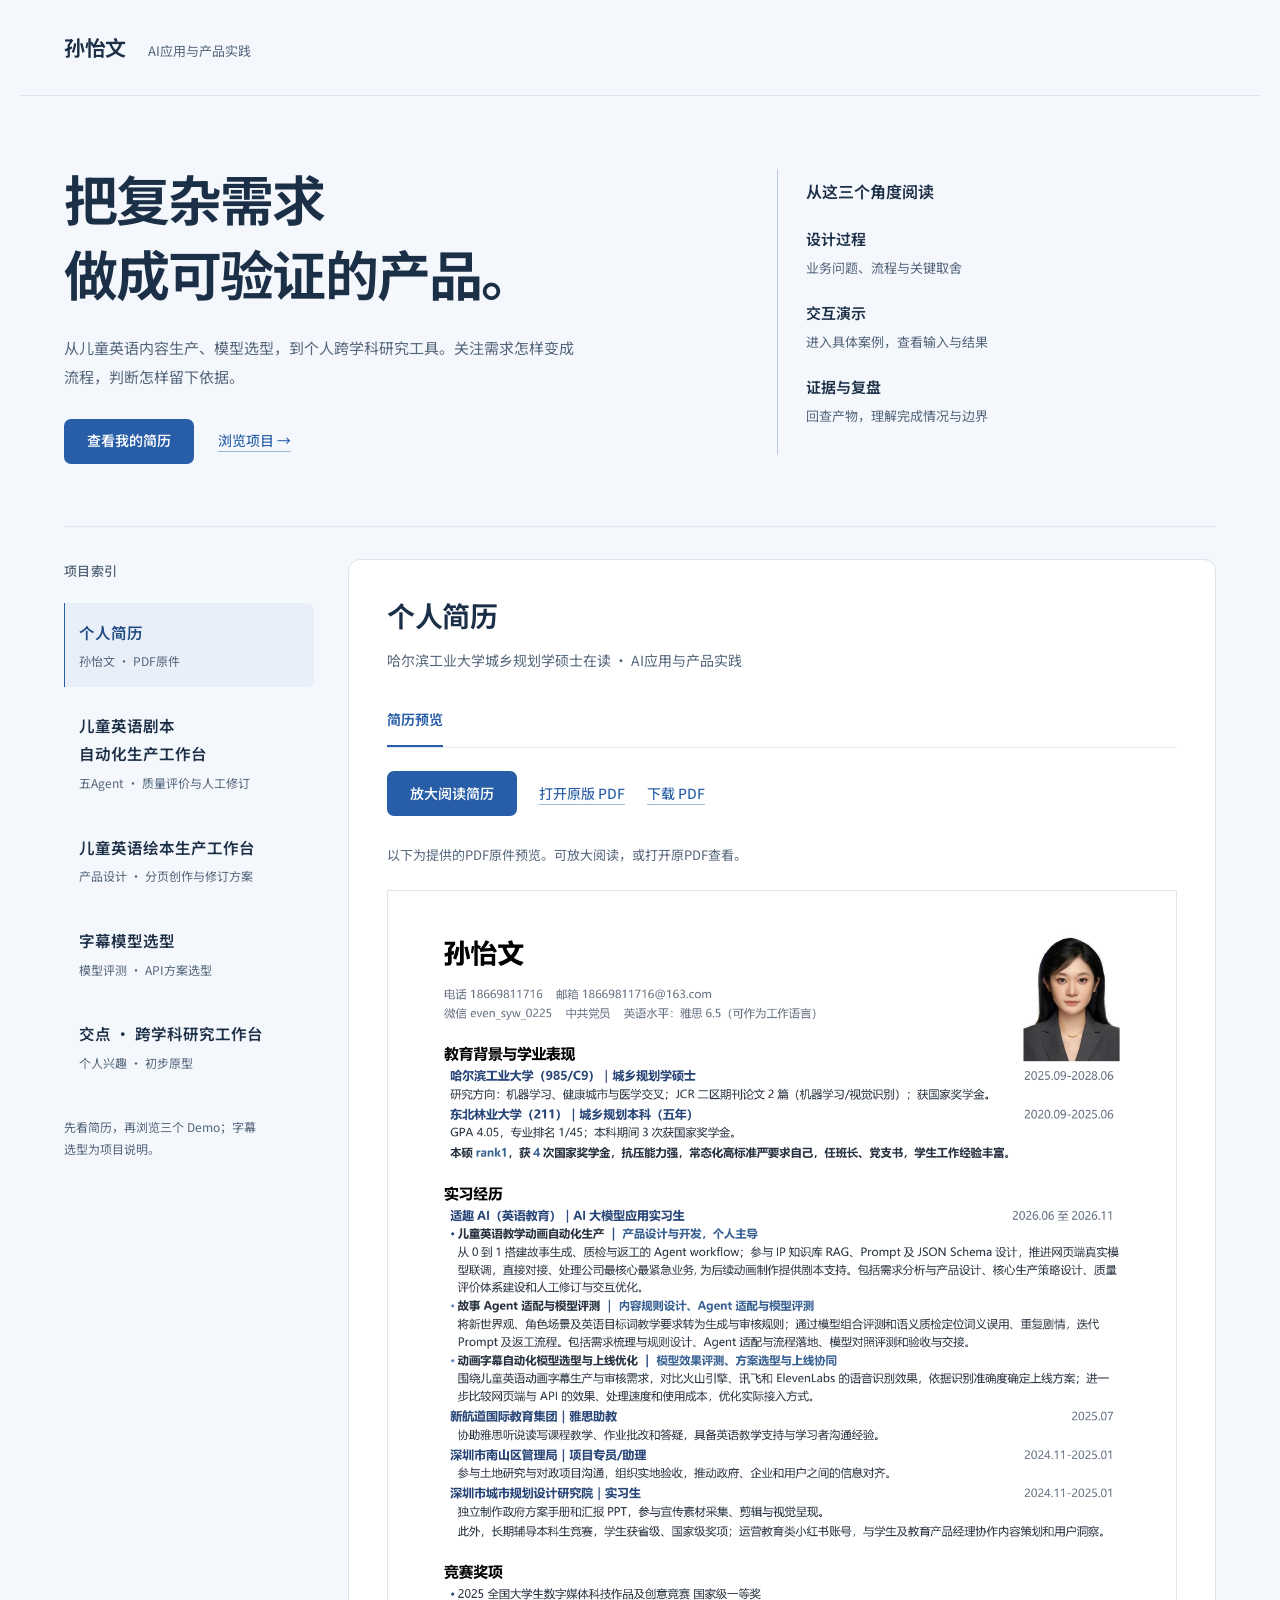
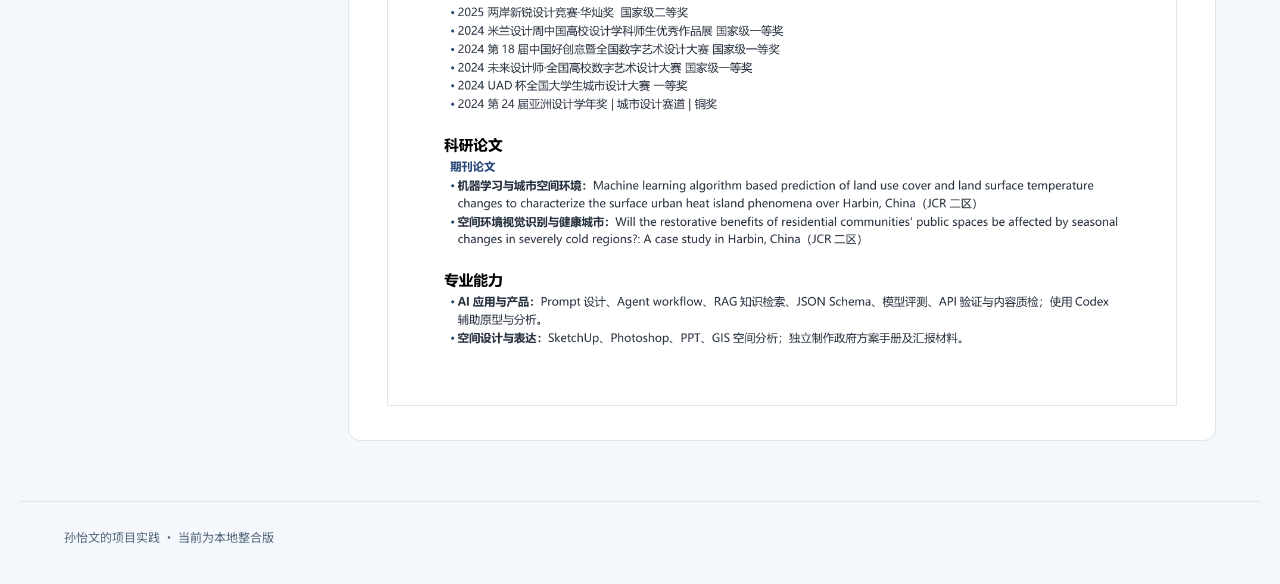
<file: index.html>
<!doctype html>
<html lang="zh-CN">
<head><meta name="robots" content="noindex,nofollow"><meta charset="utf-8"><meta name="viewport" content="width=device-width,initial-scale=1"><meta name="theme-color" content="#f4f7fb"><meta name="color-scheme" content="light"><meta name="description" content="孙怡文的AI应用与产品实践作品集。本地整合预览。"><title>孙怡文｜AI应用与产品实践</title><link rel="preload" href="./demos/research/assets/fonts/noto-sans-sc-ui.woff2" as="font" type="font/woff2" crossorigin><link rel="stylesheet" href="styles.css?v=20261108-product-story"><link rel="stylesheet" href="scoring-design.css?v=20261108-product-story"><link rel="stylesheet" href="./demos/research/assets/fonts/noto-sans-sc.css"><link rel="stylesheet" href="visual-polish.css?v=20261109-project-copy"><script src="project-impact.js?v=20261109-project-copy" defer></script><script src="project-story.js?v=20261109-project-copy" defer></script><script src="scoring-design.js?v=20261108-anonymized" defer></script><script src="portfolio.js?v=20261109-project-copy" defer></script></head>
<body class="portfolio-page">
<a class="skip" href="#case-content">跳到项目内容</a>
<header class="top"><a href="#" class="name">孙怡文<span>AI应用与产品实践</span></a><nav aria-label="主导航" hidden><a href="./resume/index.html">简历</a><a href="#projects">项目</a><a href="#reading">如何阅读</a></nav></header>
<main>
<section class="intro"><div><p class="intro-note" hidden>哈尔滨工业大学 · 城乡规划学硕士在读</p><h1>把复杂需求<br>做成可验证的产品。</h1><p class="lead">从儿童英语内容生产、模型选型，到个人跨学科研究工具。关注需求怎样变成流程，判断怎样留下依据。</p><div class="intro-actions"><a class="primary" href="./resume/index.html">查看我的简历</a><a class="secondary-link" href="#projects">浏览项目 →</a></div></div><aside class="reading" id="reading"><h2>从这三个角度阅读</h2><ol><li><strong>设计过程</strong><span>业务问题、流程与关键取舍</span></li><li><strong>交互演示</strong><span>进入具体案例，查看输入与结果</span></li><li><strong>证据与复盘</strong><span>回查产物，理解完成情况与边界</span></li></ol><p hidden>剧本 · 绘本 · 科研探索，三个 Demo 已接入</p></aside></section>
<section id="projects" class="projects" aria-label="项目阅读台"><aside class="project-index"><h2>项目索引</h2><div id="project-list" role="tablist" aria-label="选择项目" aria-orientation="vertical"></div><p class="index-note">先看简历，再浏览三个 Demo；字幕选型为项目说明。</p></aside><article id="case-content" class="case" role="tabpanel" tabindex="-1"><div id="case-heading"></div><div class="tabs" id="section-tabs" role="tablist" aria-label="案例栏目"></div><div id="workbench-tabs" class="workbench-tabs"></div><div id="case-body" role="tabpanel" tabindex="0"></div></article></section><p id="view-status" class="sr-only" role="status" aria-live="polite" aria-atomic="true"></p>
</main><footer>孙怡文的项目实践 · 当前为本地整合版</footer>
</body></html>
</file>
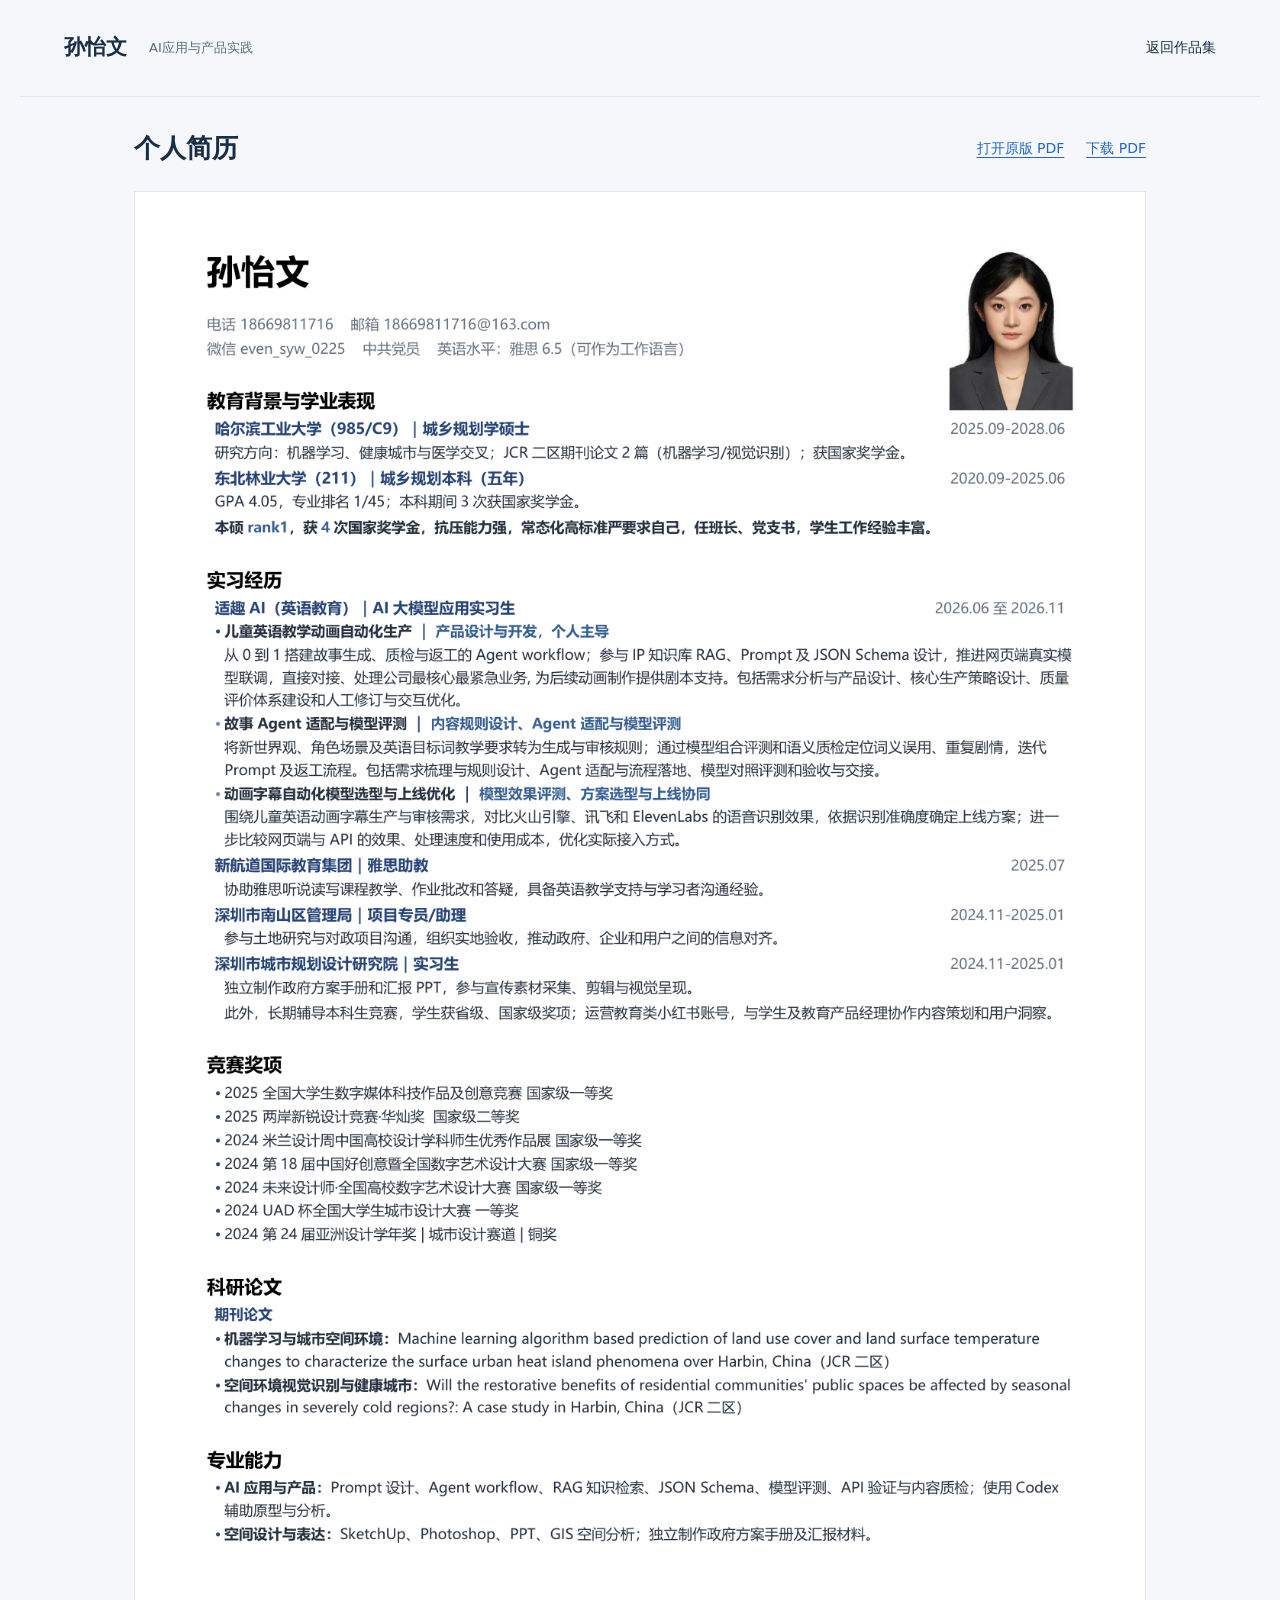
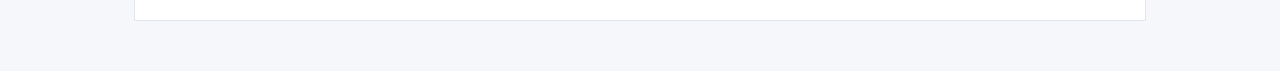
<file: resume/index.html>
<!doctype html>
<html lang="zh-CN"><head><meta name="robots" content="noindex,nofollow"><meta charset="utf-8"><meta name="viewport" content="width=device-width,initial-scale=1"><title>孙怡文｜个人简历</title><link rel="stylesheet" href="../styles.css?v=20261108-resume-impact"></head>
<body class="resume-page"><a class="skip" href="#resume-document">跳到简历</a><header class="top"><a class="name" href="../index.html#project/resume/design">孙怡文<span>AI应用与产品实践</span></a><nav aria-label="简历导航"><a href="../index.html#project/resume/design">返回作品集</a></nav></header>
<main id="resume-document" class="resume-document" tabindex="-1"><div class="resume-document-header"><h1>个人简历</h1><div class="resource-links"><a href="sun-yiwen-2611.pdf" target="_blank" rel="noopener">打开原版 PDF</a><a href="sun-yiwen-2611.pdf" download="孙怡文_简历_2611.pdf">下载 PDF</a></div></div><figure class="resume-preview"><a href="sun-yiwen-2611.pdf" target="_blank" rel="noopener" aria-label="打开PDF放大阅读"><img src="resume-page-1.png" alt="孙怡文的原版简历，第1页，共1页。" width="1323" height="1871" decoding="async" fetchpriority="high"></a></figure></main></body></html>
</file>
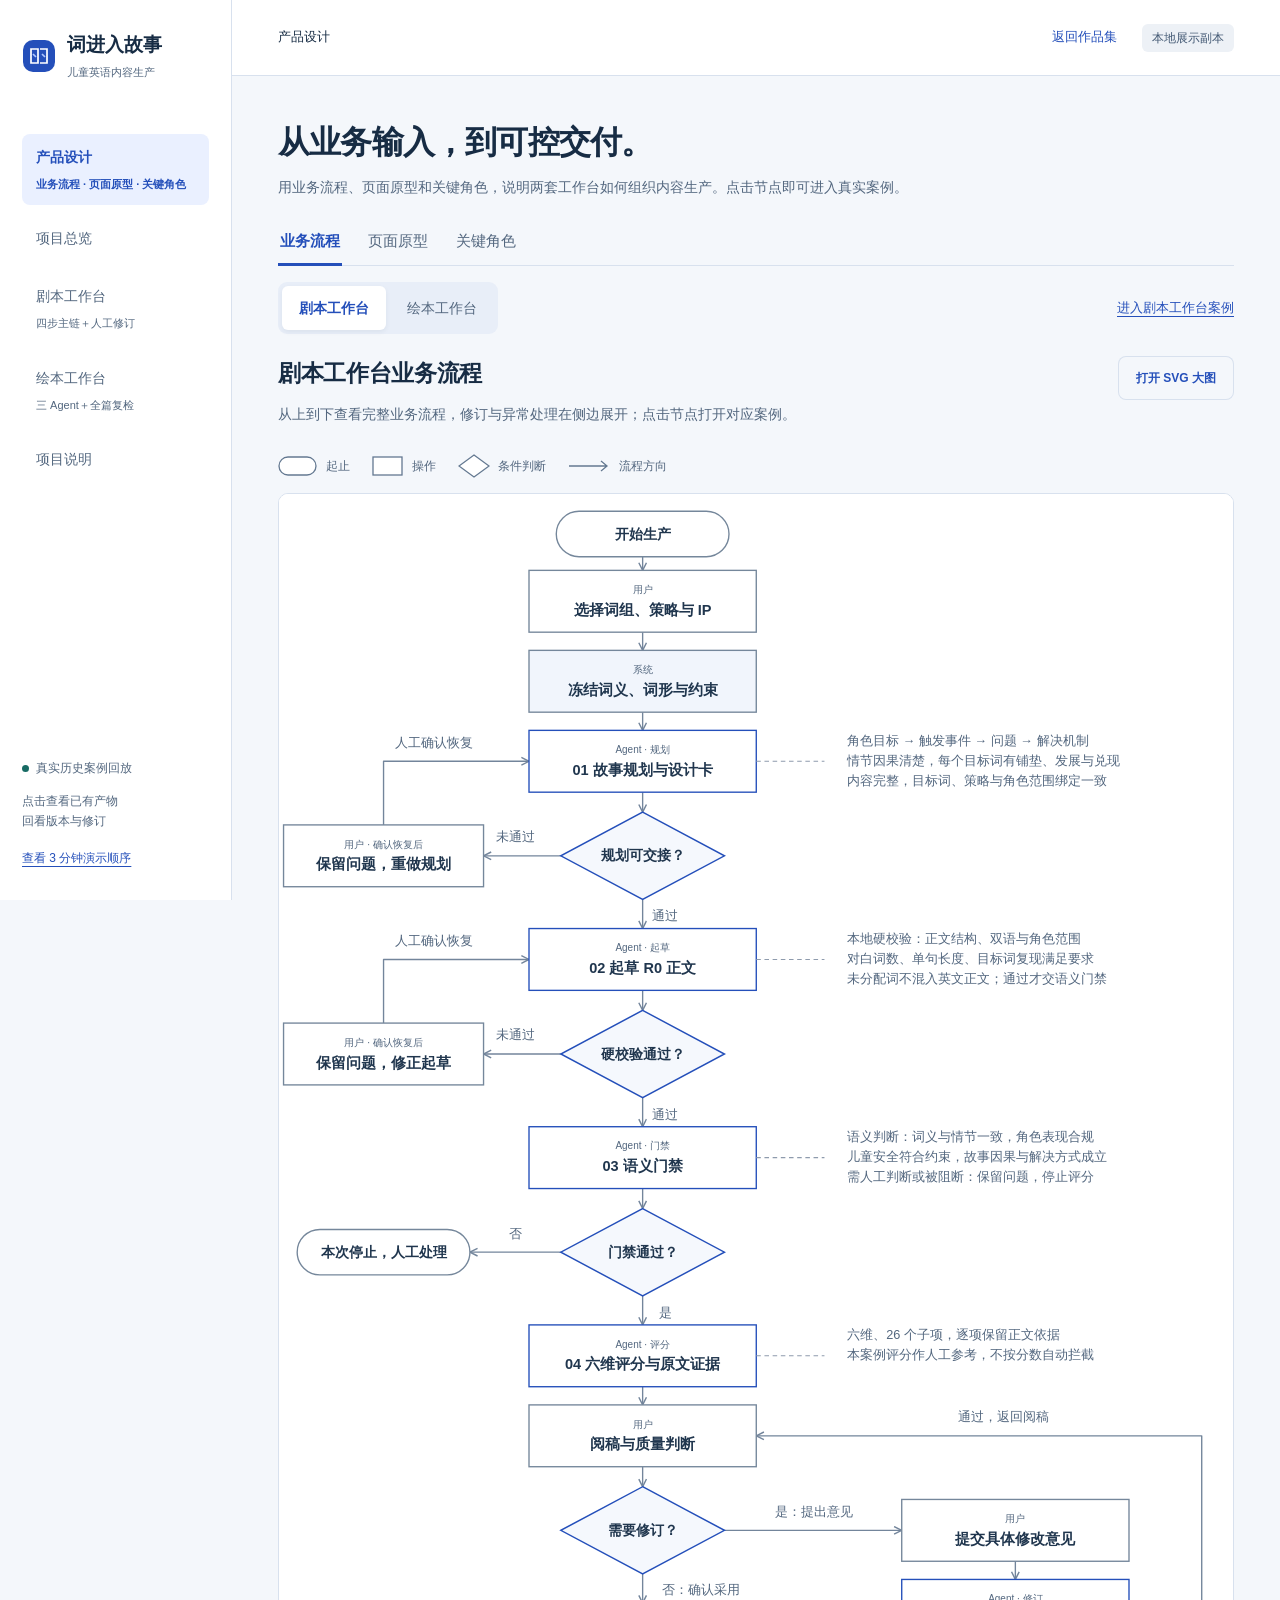
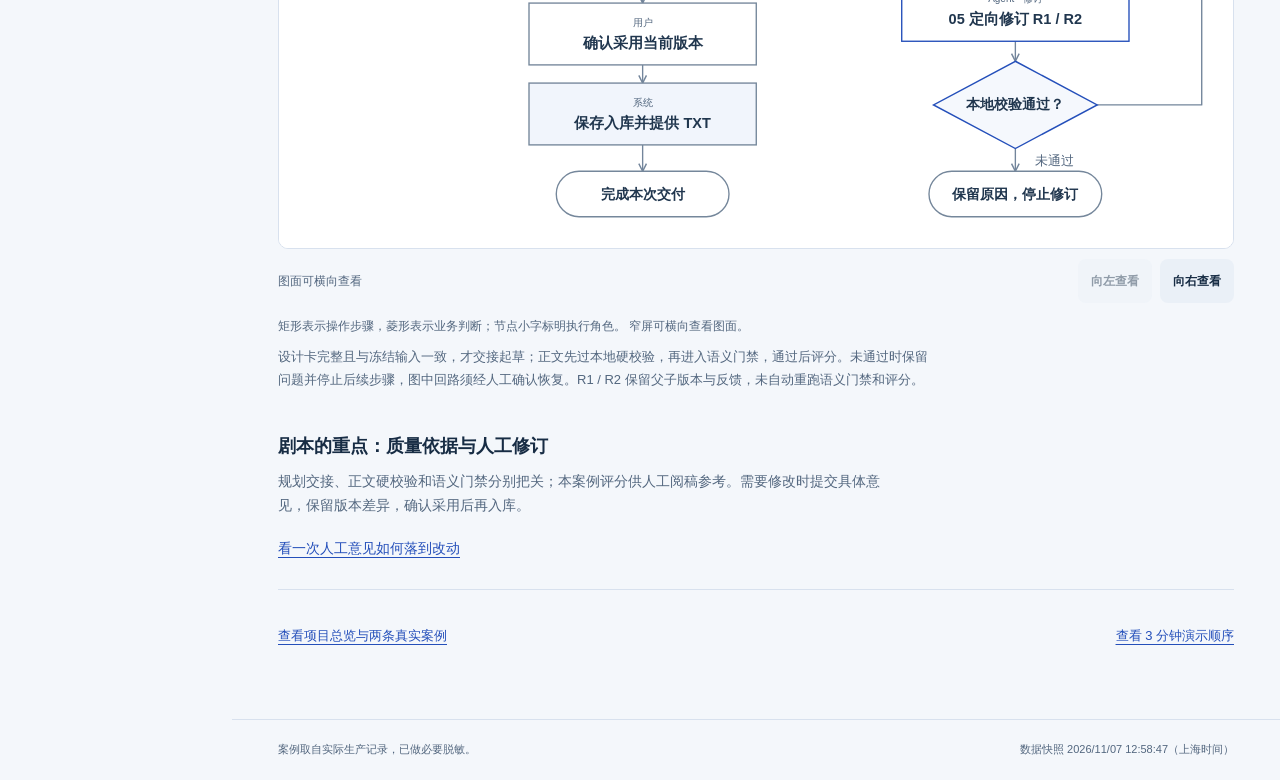
<file: demos/content-production/index.html>
<!doctype html>
<html lang="zh-CN">
<head><meta name="robots" content="noindex,nofollow">
  <meta charset="utf-8">
  <meta name="viewport" content="width=device-width, initial-scale=1">
  <meta name="theme-color" content="#f4f7fb">
  <meta name="color-scheme" content="light">
  <meta name="description" content="儿童英语内容生产的产品设计与双工作台案例：业务流程、页面原型、关键角色，以及可点击回查的真实产物。">
  <meta http-equiv="Content-Security-Policy" content="default-src 'self' file:; script-src 'self' file:; style-src 'self' file: 'unsafe-inline'; connect-src 'none'; img-src 'self' file: data:; object-src 'none'; base-uri 'none'">
  <title>产品设计｜词进入故事</title>
  <link rel="stylesheet" href="style.css?v=20261108-business-final">
  <link rel="stylesheet" href="product-design.css">
  <link rel="stylesheet" href="selection-primer.css?v=20261108-business-gates">
  <script defer src="data.js?v=20261108-business-final"></script>
  <script defer src="design-assets.js?v=20261108-business-gates"></script>
  <script defer src="selection-primer.js?v=20261108-business-gates"></script>
  <script defer src="product-design.js?v=20261109-mobile-layout"></script>
  <script defer src="app.js?v=20261109-project-copy"></script>
  <link rel="stylesheet" href="portfolio-nav.css?v=20261108-latest-sync">
  <link rel="stylesheet" href="../../scoring-design.css?v=20261108-product-story">
  <script defer src="../../scoring-design.js?v=20261108-anonymized"></script>
  <script defer src="portfolio-nav.js?v=20261108-latest-sync"></script>
</head>
<body>
  <a class="skip" href="#main">跳到正文</a>
  <aside class="sidebar">
    <a class="brand" href="#design" aria-label="词进入故事，返回产品设计"><svg width="34" height="34" viewBox="0 0 34 34" fill="none" aria-hidden="true"><rect x="1" y="1" width="32" height="32" rx="10" fill="#244fba"/><path d="M9 10h7v14H9zm9 0h7v14h-7" stroke="white" stroke-width="1.7"/><path d="m11 15 3 3m6-3 3 3" stroke="#aec5ff" stroke-width="1.7"/></svg><span>词进入故事<small>儿童英语内容生产</small></span></a>
    <nav aria-label="工作台导航">
      <a href="#design" data-nav="design">产品设计<span>业务流程 · 页面原型 · 关键角色</span></a>
      <a href="#overview" data-nav="overview">项目总览</a>
      <a href="#script" data-nav="script">剧本工作台<span>四步主链＋人工修订</span></a>
      <a href="#book" data-nav="book">绘本工作台<span>三 Agent＋全篇复检</span></a>
      <a href="#evidence" data-nav="evidence">项目说明</a>
    </nav>
    <div class="sidebar-note"><span class="status-dot"></span>真实历史案例回放<p>点击查看已有产物<br>回看版本与修订</p><a href="#guide">查看 3 分钟演示顺序</a></div>
  </aside>
  <div class="workspace">
    <header class="topbar"><span id="breadcrumb">产品设计</span><div><a class="portfolio-return" href="../../index.html#project/script/design">返回作品集</a><span class="badge neutral">本地展示副本</span></div></header>
    <main id="main" tabindex="-1"><p class="loading">正在载入本地案例…</p></main>
    <footer><span>案例取自实际生产记录，已做必要脱敏。</span><span id="snapshot"></span></footer>
  </div>
  <dialog id="detail-dialog" aria-labelledby="dialog-title"><div class="dialog-header"><h2 id="dialog-title">节点详情</h2><button class="icon-button" id="dialog-close" aria-label="关闭详情">关闭</button></div><div id="dialog-body"></div></dialog>
  <div id="announcer" class="sr-only" role="status" aria-live="polite"></div>
</body>
</html>
</file>
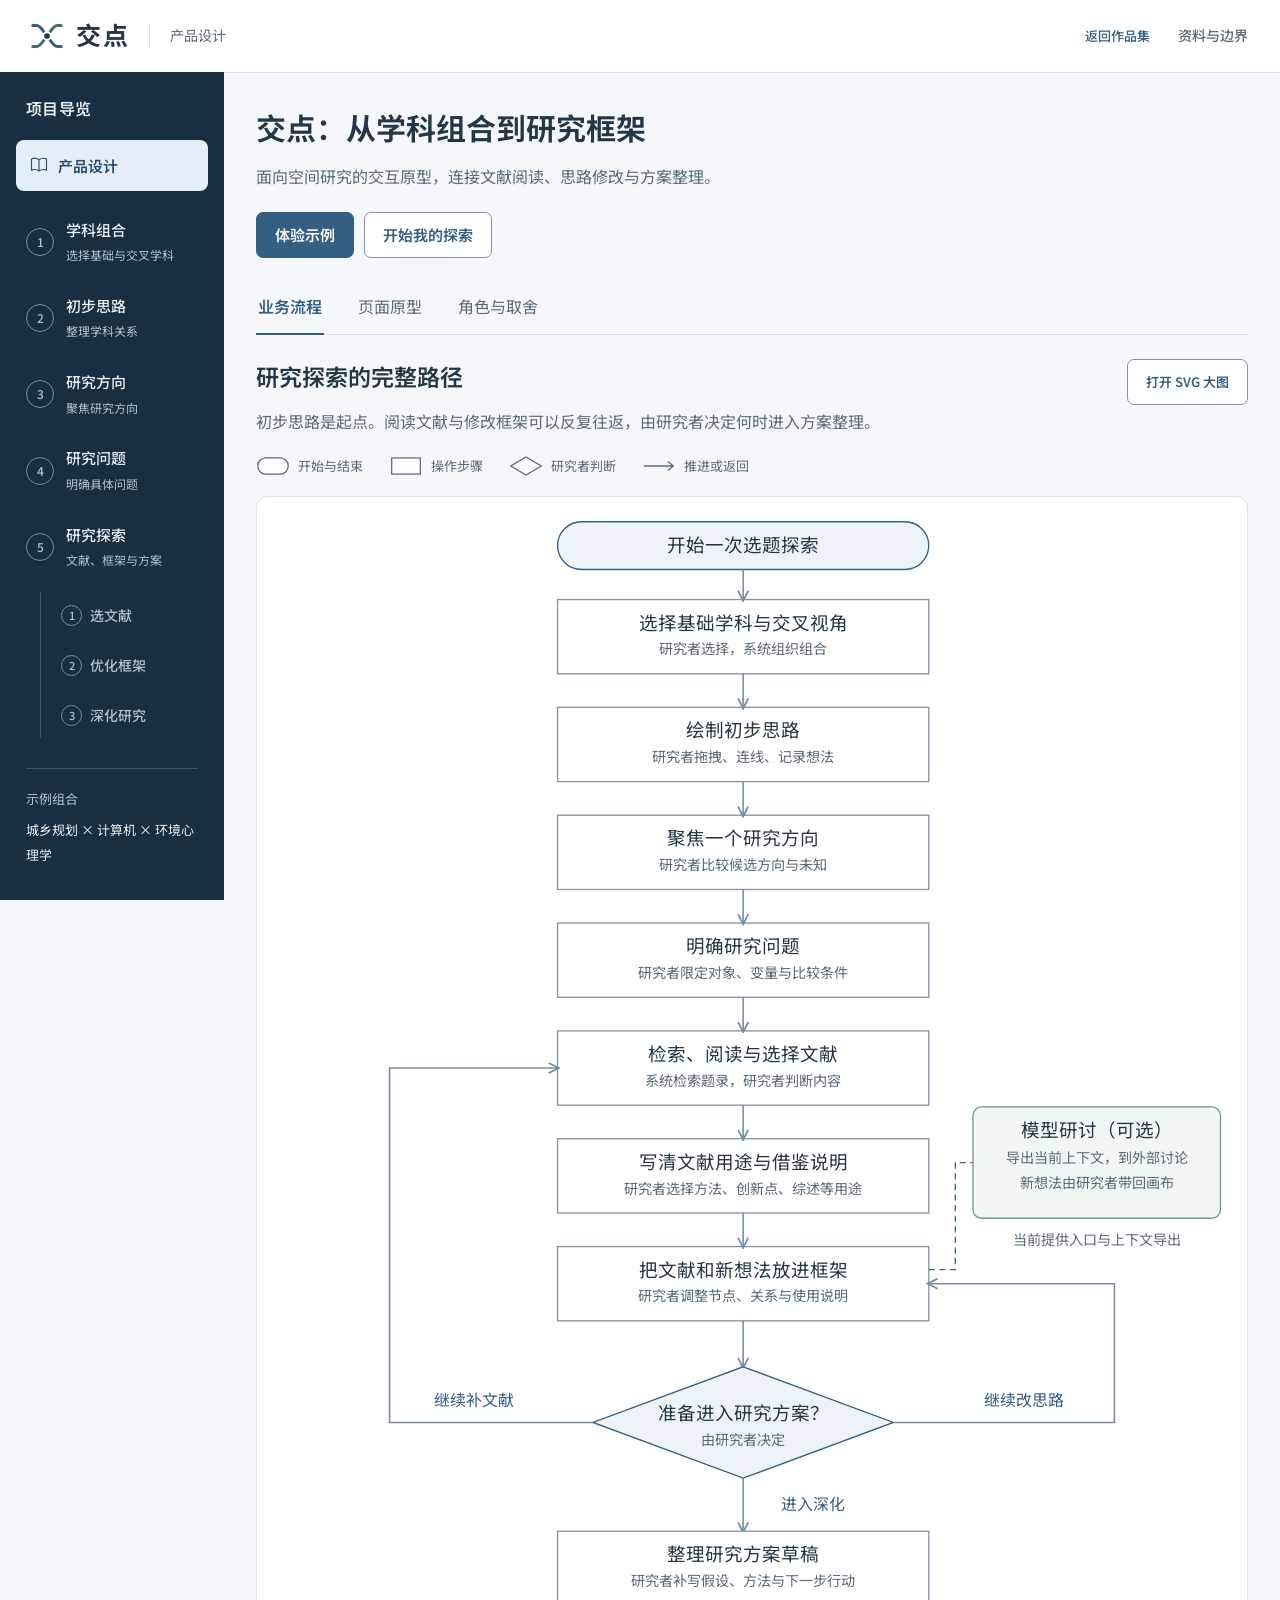
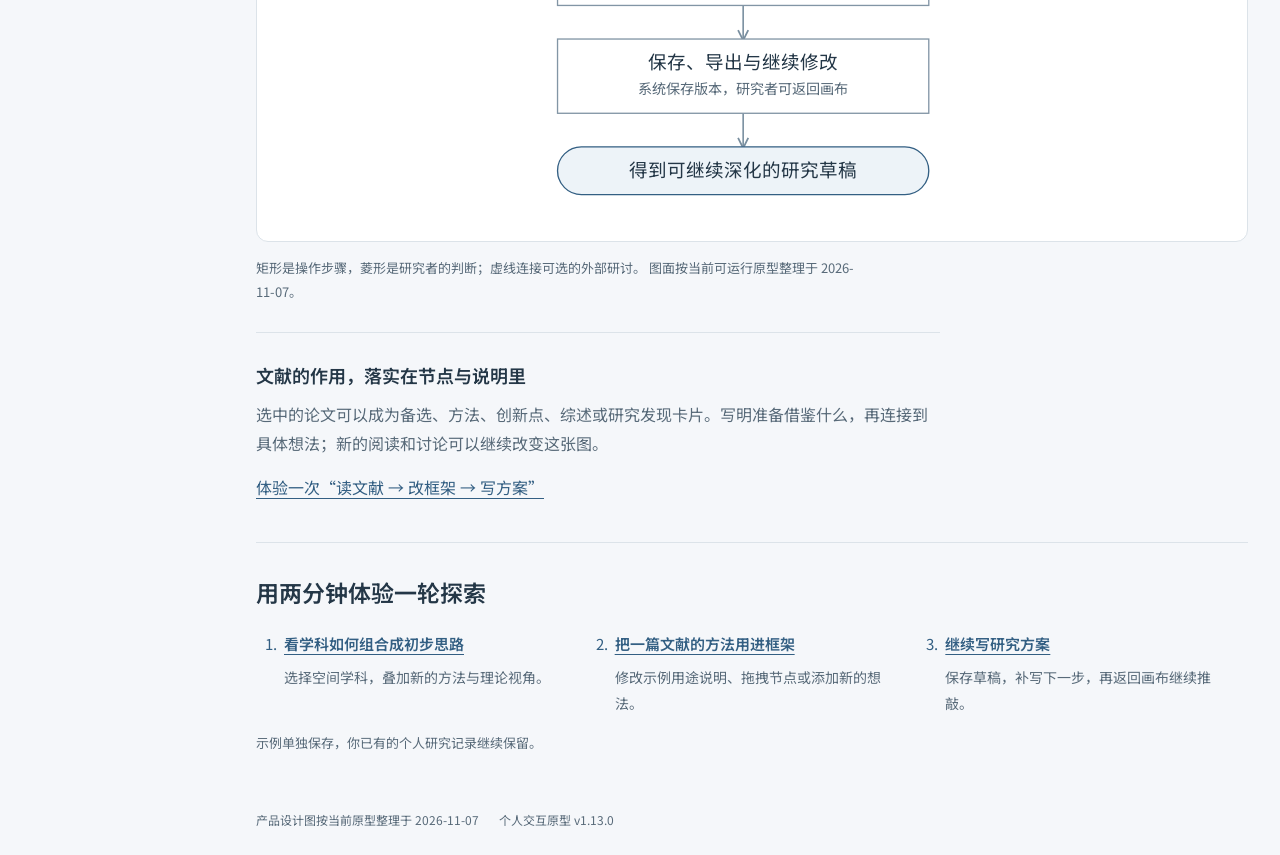
<file: demos/research/index.html>
<!doctype html>
<html lang="zh-CN">
<head><meta name="robots" content="noindex,nofollow">
  <meta charset="UTF-8">
  <meta name="viewport" content="width=device-width, initial-scale=1">
  <meta name="theme-color" content="#f5f7fa">
  <meta name="description" content="交点的产品设计与可交互科研原型：业务流程、七个页面原型、角色与取舍，以及从学科组合到研究方案的完整体验。">
  <title>交点 · 跨学科研究工作台</title>
  <link rel="icon" type="image/svg+xml" href="assets/jiaodian-mark.svg">
  <link rel="preload" href="assets/fonts/noto-sans-sc-ui.woff2" as="font" type="font/woff2" crossorigin>
  <link rel="stylesheet" href="assets/fonts/noto-sans-sc.css">
  <link rel="stylesheet" href="styles.css">
  <link rel="stylesheet" href="explorer.css">
  <link rel="stylesheet" href="graph.css">
  <link rel="stylesheet" href="research.css">
  <link rel="stylesheet" href="lab-theme.css">
  <link rel="stylesheet" href="product-design.css?v=20261109-flow-preview">
  <script defer src="data.js"></script>
  <script defer src="graph-model.js"></script>
  <script defer src="graph-editor.js"></script>
  <script defer src="research-model.js"></script>
  <script defer src="research-workspace.js"></script>
  <script defer src="design-assets.js"></script>
  <script defer src="product-design.js?v=20261109-project-copy"></script>
  <script defer src="app.js?v=20261109-project-copy"></script>
  <link rel="stylesheet" href="portfolio-nav.css">
  <script defer src="portfolio-nav.js"></script>
</head>
<body>
  <a class="skip" href="#main">跳到主要内容</a>
  <div id="app"></div>
  <div id="toast" class="toast" role="status" aria-live="polite"></div>
  <dialog id="dialog" aria-labelledby="dialog-title"></dialog>
  <noscript>请启用浏览器 JavaScript 后使用本地交互演示。</noscript>
</body>
</html>
</file>
<file: styles.css>
:root{--paper:#f5f7fb;--ink:#192d46;--accent:#2367c9;--line:#dfe6f0;--muted:#5b6d82;--green:#147264}*{box-sizing:border-box}html{scroll-behavior:auto;scroll-padding-top:28px}body{margin:0;background:var(--paper);color:var(--ink);font-family:"Microsoft YaHei",system-ui,sans-serif;font-size:15px;line-height:1.8}a{color:inherit}button{font:inherit;cursor:pointer}button,a{touch-action:manipulation}button:focus-visible,a:focus-visible,summary:focus-visible{outline:3px solid var(--accent);outline-offset:4px}.skip{position:absolute;left:12px;top:-80px;background:#fff;padding:12px;z-index:5}.skip:focus{top:12px}.top{max-width:1240px;margin:auto;padding:26px 44px;display:flex;justify-content:space-between;align-items:center;border-bottom:1px solid var(--line)}.name{text-decoration:none;font-size:21px;font-weight:700}.name span{font-size:13px;font-weight:400;margin-left:22px;color:var(--muted)}nav{display:flex;gap:28px}nav a{text-decoration:none;font-size:14px}main{max-width:1240px;margin:auto;padding:0 44px}.intro{display:grid;grid-template-columns:1.45fr 1fr;gap:90px;padding:74px 0 72px;align-items:center}.intro-note{color:var(--muted);margin:0 0 18px;font-size:13px}h1{font-size:clamp(35px,4.6vw,58px);letter-spacing:-1.8px;line-height:1.35;margin:0 0 22px;font-weight:650}.lead{max-width:510px;color:var(--muted);margin-bottom:27px}.primary{display:inline-block;background:var(--accent);color:white;text-decoration:none;padding:10px 24px;border-radius:6px}.reading{border-left:3px solid #b9ccef;padding:8px 0 8px 30px}.reading h2{font-size:17px;margin:0 0 15px}.reading ol{list-style:none;padding:0;margin:0}.reading li{margin:17px 0;display:flex;flex-direction:column}.reading li strong{font-size:15px}.reading li span{font-size:13px;color:var(--muted)}.reading p{font-size:12px;color:var(--muted);margin-top:28px}.projects{display:grid;grid-template-columns:250px minmax(0,1fr);gap:38px;padding:34px 0 60px;border-top:1px solid var(--line)}.project-index h2{font-size:14px;font-weight:500;color:var(--muted);margin:0 0 18px}.project-choice{display:block;width:100%;text-align:left;border:0;border-left:3px solid transparent;background:transparent;padding:15px 14px;margin:0 0 8px;color:var(--ink)}.project-choice span{display:block;font-size:12px;color:var(--muted);margin-top:4px}.project-choice strong{font-weight:550;font-size:16px}.project-choice[aria-selected=true]{border-color:var(--accent);background:#e9f0fd}.index-note{font-size:12px;max-width:200px;color:var(--muted);margin-top:28px}.case{background:white;min-height:650px;padding:29px 34px;border:1px solid var(--line);border-radius:10px}.case:focus{outline:none}.case h2{font-size:27px;line-height:1.4;margin:0 0 9px}.case-subtitle{font-size:14px;color:var(--muted);max-width:650px;margin:0 0 23px}.tabs{display:flex;border-bottom:1px solid var(--line);gap:26px}.tab{border:0;background:none;color:var(--muted);padding:11px 0;border-bottom:3px solid transparent;font-size:14px}.tab[aria-selected=true]{border-color:var(--accent);color:var(--accent);font-weight:600}.workbench-tabs{display:flex;gap:10px;margin-top:22px}.bench{border:1px solid var(--line);background:#fff;border-radius:5px;padding:7px 17px;color:var(--ink);font-size:13px}.bench[aria-pressed=true]{background:#edf3ff;border-color:#abc4ec;color:#1c56ac}#case-body{padding-top:20px}.eyeline{font-size:12px;color:var(--green);margin:0 0 9px}.case h3{font-size:18px;margin:24px 0 9px}.case h3:first-child{margin-top:0}.case p{max-width:660px}.body-copy{color:var(--muted);margin:8px 0 20px}.workflow{display:flex;flex-wrap:wrap;gap:9px;align-items:center;margin:18px 0 14px}.step{border:1px solid var(--line);border-radius:5px;padding:8px 11px;background:#f7f9fc;font-size:13px;color:var(--ink)}.step[aria-pressed=true]{border-color:var(--accent);color:var(--accent);background:#eef4ff}.arrow{color:#8b9bb0}.step-note{border-left:3px solid var(--line);padding:9px 0 9px 15px;font-size:13px;min-height:70px;color:var(--muted)}.step-note strong{display:block;color:var(--ink);margin-bottom:3px}.subline{font-size:13px;color:var(--muted)}.case ul{padding-left:21px;color:var(--muted)}.case li{margin:9px 0}.status{display:inline-flex;align-items:center;gap:9px;font-size:13px;padding:8px 0;color:var(--muted)}.status:before{content:"";width:7px;height:7px;border-radius:100%;background:#d69a42}.case details{margin-top:22px;border-top:1px solid var(--line);padding-top:15px}.case summary{cursor:pointer;font-size:14px}.evidence-list{list-style:none;padding:0!important}.evidence-list li{padding:13px 0;border-bottom:1px solid var(--line)}.evidence-list strong{display:block;color:var(--ink);font-weight:550}.evidence-list span{font-size:13px}.local-note{font-size:12px;margin-top:26px;color:var(--muted)}footer{max-width:1240px;margin:auto;padding:20px 44px 36px;color:var(--muted);font-size:12px;border-top:1px solid var(--line)}@media(max-width:900px){.intro{gap:35px}.projects{grid-template-columns:200px minmax(0,1fr);gap:20px}.case{padding:25px}.name span{margin-left:12px}}@media(max-width:680px){h1{font-size:clamp(25px,6vw,39px);letter-spacing:-1px}main{padding:0 20px}.top{padding:21px 20px;align-items:flex-start}.name{font-size:19px}.name span{display:block;margin:3px 0 0;font-size:11px}nav{gap:17px;padding-top:6px}.intro{grid-template-columns:1fr;gap:35px;padding:42px 0}.reading{padding-left:20px}.reading ol{display:grid;gap:13px;grid-template-columns:1fr}.reading li{margin:6px 0}.reading p{margin-top:15px}.projects{display:block;padding-top:25px}#project-list{display:flex;flex-direction:column;gap:3px}.project-choice{margin:0;padding:10px 12px}.index-note{max-width:none;margin:15px 0 24px}.case{padding:24px 19px;min-height:600px}.case h2{font-size:24px}.tabs{gap:20px}.tab{font-size:13px}.workflow{gap:7px}.step{font-size:12px}.arrow{font-size:12px}footer{padding:20px}}@media(prefers-reduced-motion:reduce){html{scroll-behavior:auto}}

/* Hidden content stays out of the layout, including flex navigation. */
[hidden]{display:none!important}

/* Keep the dedicated resume reader reachable by keyboard and comfortable to tap. */
.resume-page{color-scheme:light}
.resume-page #resume-document:focus-visible{outline:3px solid var(--accent);outline-offset:5px}
.resume-page .top .name,.resume-page .top nav a{min-height:44px;display:inline-flex;align-items:center}
@media(max-width:680px){.resume-page .top .name{display:block}}

/* Integrated workbench entries: retain the existing portfolio layout. */
.workbench-tabs:empty{display:none}.demo-entry{display:flex;flex-wrap:wrap;align-items:center;gap:12px 22px}.demo-entry a{min-height:44px;display:inline-flex;align-items:center}.secondary-link{font-size:14px;color:var(--accent);text-underline-offset:4px}.resource-links{display:flex;flex-wrap:wrap;gap:12px 22px;margin:14px 0 22px}.resource-links a{font-size:14px;min-height:44px;display:inline-flex;align-items:center;color:var(--accent);text-underline-offset:4px}.case-stops{display:grid;grid-template-columns:repeat(2,minmax(0,1fr));gap:0 24px}.case-stops a{padding:10px 0;border-bottom:1px solid var(--line)}@media(max-width:680px){.demo-entry{align-items:flex-start;gap:8px}.demo-entry .primary{width:100%;justify-content:center}.case-stops{grid-template-columns:1fr}.project-choice strong{font-size:15px}}

/* Resume and source-checked project outcomes, using the existing reading layout. */
.case-brand-heading{display:flex;align-items:center;gap:14px;margin-bottom:12px}.case-brand-heading h2{min-width:0;margin-bottom:0}.case-product-mark{display:block;object-fit:contain;width:44px;height:44px;flex:0 0 44px}@media(max-width:680px){.case-brand-heading{gap:11px}.case-product-mark{width:38px;height:38px;flex-basis:38px}}
.ownership-summary{margin:22px 0 27px}.ownership-summary h3{margin:0 0 5px}.ownership-range{font-size:12px;color:var(--muted);margin:0 0 12px}.ownership-bar{display:flex;overflow:hidden;width:100%;max-width:660px;height:28px;border-radius:4px;background:var(--line);font-size:12px;font-weight:600;line-height:1}.ownership-bar>span{display:flex;align-items:center;justify-content:center;height:100%;flex:none;white-space:nowrap}.ownership-bar.is-split .ownership-fill-lead{border-right:3px solid white}.ownership-fill-lead{background:#2367c9;color:white}.ownership-fill-collab{background:#e07800;color:#241304}.ownership-legend{display:flex;flex-wrap:wrap;gap:7px 24px;list-style:none;padding:0!important;margin:9px 0 0!important}.ownership-legend li{font-size:12px;margin:0!important;line-height:1.9}.ownership-legend li:before{content:"";display:inline-block;width:9px;height:9px;margin-right:7px;border-radius:2px}.ownership-key-lead{color:#1c56ac}.ownership-key-lead:before{background:#2367c9}.ownership-key-collab{color:#92400e}.ownership-key-collab:before{background:#e07800}.ownership-legend strong{font-weight:600}.ownership-count-note{font-size:12px;line-height:1.9;color:var(--muted);margin:6px 0 0}.journey-heading .journey-role{display:inline-block;font-size:12px;line-height:1.8;padding:2px 8px;border-radius:4px}.journey-lead .journey-heading h4{color:#1c56ac}.journey-lead .journey-heading .journey-role{color:#164d9c;background:#e9f0fd}.journey-collab .journey-heading h4{color:#92400e}.journey-collab .journey-heading .journey-role{color:#92400e;background:#fff1db}.journey-context .journey-role{padding-left:0;color:var(--muted)}
.project-choice strong,.case h2{text-wrap:balance}.project-choice .project-title-part,.case h2 .project-title-part{display:inline;font:inherit;color:inherit;margin:0;white-space:nowrap}.stage-scope{font-size:14px;line-height:1.9;color:var(--muted);margin:12px 0 24px}.stage-scope strong{color:var(--ink);margin-right:8px}.target-list{list-style:none;padding:0!important}.target-list li{padding:12px 0;margin:0;border-bottom:1px solid var(--line)}.target-list strong{font-size:14px;color:var(--ink)}.target-list p{font-size:13px;margin:4px 0}.target-note{font-size:12px;color:var(--muted);line-height:1.9;margin:12px 0 26px}.product-journey{padding:0;list-style:none;counter-reset:journey}.product-journey>li{counter-increment:journey;padding:0 0 20px 38px;position:relative;margin:0}.product-journey>li:before{content:counter(journey,decimal-leading-zero);position:absolute;top:0;left:0;font-size:12px;color:var(--accent);font-variant-numeric:tabular-nums;line-height:25px}.product-journey>li:not(:last-child):after{content:"";position:absolute;top:30px;bottom:6px;left:9px;width:1px;background:var(--line)}.journey-heading{display:flex;flex-wrap:wrap;gap:5px 16px;align-items:baseline}.journey-heading h4{font-size:15px;margin:0;color:var(--ink)}.journey-heading>span{font-size:12px;color:var(--muted)}.product-journey p{font-size:13px;line-height:1.9;color:var(--muted);margin:6px 0 0}@media(max-width:680px){.journey-heading{display:block}.journey-heading>span{display:block;margin-top:3px}.product-journey>li{padding-left:29px}.project-choice .project-title-part{font:inherit}}
.cost-section{margin:24px 0 26px;padding:0 0 20px;border-bottom:1px solid var(--line)}.cost-comparison{display:grid;grid-template-columns:minmax(0,1fr) auto minmax(0,1fr);align-items:center;gap:22px;margin:14px 0}.cost-label{display:block;color:var(--muted);font-size:13px}.cost-comparison strong{display:block;font-size:21px;color:#1c56ac;font-variant-numeric:tabular-nums;line-height:1.6;margin-top:5px}.cost-arrow{color:var(--muted);font-size:22px}.cost-difference{font-size:14px;color:var(--ink);margin:12px 0}.cost-difference strong{font-weight:600}.cost-basis{font-size:12px;line-height:1.9;color:var(--muted);margin:10px 0 0}@media(max-width:680px){.cost-comparison{grid-template-columns:1fr;gap:8px}.cost-arrow{transform:rotate(90deg);justify-self:start;line-height:1;margin:0 0 0 3px}.cost-comparison strong{font-size:20px}}
.intro-actions{display:flex;flex-wrap:wrap;align-items:center;gap:14px 24px}.intro-actions a{min-height:44px;display:inline-flex;align-items:center}.ownership{margin:8px 0;color:var(--ink)}.result-list{list-style:none;padding:0!important;margin:8px 0 18px}.result-list li{padding:17px 0;border-bottom:1px solid var(--line);margin:0}.result-value{color:#1c56ac;font-size:19px;line-height:1.55;display:block;font-variant-numeric:tabular-nums}.result-label{display:block;color:var(--ink);font-size:14px;font-weight:600;margin:4px 0}.result-list p{font-size:13px;line-height:1.9;margin:4px 0 0;color:var(--muted)}.metric-scope{font-size:12px;line-height:1.9;color:var(--muted);margin:12px 0}.case .metric-source{margin:8px 0 28px;padding-top:0;border-top:0}.metric-source ul{font-size:13px}.resume-note{font-size:13px;color:var(--muted);margin:0 0 18px}.resume-preview{margin:0;max-width:100%}.resume-preview img{width:100%;height:auto;display:block;border:1px solid var(--line);background:white}.resume-preview a{display:block}.resume-document{max-width:1100px;padding-top:30px;padding-bottom:50px}.resume-document .resume-preview{background:white;margin-top:20px}.resume-document-header{display:flex;align-items:center;justify-content:space-between;flex-wrap:wrap;gap:14px}.resume-document h1{font-size:26px;letter-spacing:0;margin:0}.resume-document .resource-links{margin:0}.resume-document .resource-links a{min-height:44px}@media(max-width:680px){.top nav{gap:12px}.resume-document{padding-top:22px}.resume-document-header{display:block}.resume-document-header .resource-links{margin-top:12px}.resume-document h1{font-size:23px}.result-value{font-size:18px}}
</file>
<file: scoring-design.css>
.scoring-design-supplement{margin:30px 0;padding-top:22px;border-top:1px solid var(--line,#dfe6f0)}.scoring-design-supplement h3{font-size:18px;line-height:1.5;margin:0 0 12px}.score-study-copy{font-size:13px!important;line-height:1.9;color:var(--muted,#5b6d82);max-width:78ch;margin:10px 0 16px}.score-study-dimensions{list-style:none;padding:0!important;display:grid;grid-template-columns:repeat(2,minmax(0,1fr));gap:0 22px;max-width:700px;margin:18px 0}.score-study-dimensions li{display:flex;justify-content:space-between;gap:15px;padding:9px 0;margin:0!important;border-bottom:1px solid var(--line,#dfe6f0);font-size:13px}.score-study-dimensions strong{white-space:nowrap;font-size:13px;color:var(--ink,#20364e)}.score-study-chain{font-size:14px;line-height:1.9;color:var(--ink,#20364e);margin:18px 0 10px}.score-study-figure{overflow-x:auto;max-width:100%;border:1px solid var(--line,#dfe6f0);background:white;overscroll-behavior-x:contain}.score-study-figure>svg{display:block;width:100%;min-width:960px;height:auto}.score-study-figure:focus-visible{outline:3px solid #2367c9;outline-offset:3px}.scoring-design-supplement .resource-links{display:flex;flex-wrap:wrap;gap:10px 24px;margin:15px 0}.scoring-design-supplement .resource-links a{display:inline-flex;align-items:center;min-height:44px;font-size:13px;color:var(--accent,var(--blue,#2367c9));text-underline-offset:4px}@media(max-width:680px){.score-study-dimensions{grid-template-columns:1fr}.score-study-chain{font-size:13px}}
</file>
<file: demos/research/assets/fonts/noto-sans-sc.css>
/* Noto Sans SC, SIL OFL 1.1. Local variable subsets, weights 400–700. */
@font-face{font-family:"Noto Sans SC";font-style:normal;font-weight:400 700;font-display:swap;src:url("noto-sans-sc-ui.woff2") format("woff2");unicode-range:U+20-7E,U+A0-103,U+110-113,U+11A-11B,U+128-12B,U+143-144,U+147-148,U+14C-14F,U+152-153,U+168-16D,U+192,U+1A0-1A1,U+1AF-1B0,U+1CD-1DC,U+1F8-1F9,U+2002-2003,U+2010-2016,U+2018-201A,U+201C-201E,U+2020-2022,U+2025-2027,U+2030,U+2032-2033,U+2035,U+2039-203C,U+2042,U+2047-2049,U+2051,U+2192,U+2197,U+3001-3002,U+4E00,U+4E09-4E0B,U+4E0D-4E0E,U+4E13-4E14,U+4E16,U+4E1A,U+4E24-4E25,U+4E2A,U+4E2D,U+4E34,U+4E3A-4E3B,U+4E45,U+4E48-4E49,U+4E4B,U+4E5F-4E61,U+4E86,U+4E8B,U+4E8E,U+4E92,U+4E9B,U+4EA4,U+4EA7,U+4EAB-4EAC,U+4EBA,U+4EC0,U+4EC5,U+4ECA,U+4ECD-4ECE,U+4ED6,U+4ED8,U+4EE3-4EE5,U+4EF6-4EF7,U+4EFB,U+4EFD,U+4EFF,U+4F18-4F1A,U+4F20,U+4F26,U+4F30,U+4F34,U+4F46,U+4F4D-4F4F,U+4F53,U+4F55,U+4F59,U+4F5C,U+4F60,U+4F7F,U+4F8B,U+4F9B,U+4F9D,U+4FA7,U+4FBF,U+4FDD,U+4FE1,U+4FEE,U+5019,U+501F,U+503C,U+5047,U+504F,U+505A,U+505C,U+5065,U+50CF,U+513F,U+5141,U+5143,U+5145,U+5148,U+514D,U+5165,U+5168,U+516C,U+5171,U+5173-5174,U+5176-5178,U+517B,U+5185,U+518D,U+5199,U+51B3,U+51B5,U+51B7,U+51C6,U+51CF,U+51E0,U+51FA-51FB,U+5206-5207,U+520A,U+5212,U+5217,U+5219,U+521B,U+521D,U+5220,U+5224,U+5229,U+522B,U+5230,U+5236,U+524D,U+526F,U+5272,U+529B,U+529F-52A1,U+52A8-52A9,U+52BF,U+52DF,U+52FE,U+5305,U+5316-5317,U+5339-533B,U+534A,U+534F,U+5355,U+5360-5361,U+5377,U+5385-5386,U+538B,U+539F,U+53C2,U+53C9-53CA,U+53CC-53CD,U+53D1,U+53D6-53D9,U+53E0,U+53E3,U+53E5-53E6,U+53EA,U+53EF-53F0,U+53F2-53F3,U+53F7,U+5404,U+5408,U+540C-540E,U+5411,U+5417,U+5426,U+542B,U+542F,U+5448,U+544A,U+5468,U+547D,U+548C,U+54C1,U+54C8,U+54CD,U+54EA,U+5584,U+5668,U+566A,U+56DE,U+56E0,U+56ED,U+56F4,U+56FE,U+571F,U+5728,U+5730,U+573A,U+5747,U+578B,U+57CE,U+57DF,U+57FA,U+5802,U+586B,U+5883,U+589E,U+58EB,U+58F0,U+5904,U+5907,U+590D,U+5916,U+591A,U+591F,U+5927,U+5929,U+5931,U+5934,U+597D,U+5982,U+59CB,U+59D4,U+5B50,U+5B57-5B59,U+5B63,U+5B66,U+5B83,U+5B85,U+5B89,U+5B8C,U+5B98,U+5B9A,U+5B9E,U+5BA1,U+5BA4,U+5BB9,U+5BBD,U+5BD2,U+5BDF,U+5BF9,U+5BFB-5BFC,U+5C04,U+5C06,U+5C0F,U+5C11,U+5C14,U+5C1A,U+5C31,U+5C3A,U+5C3D,U+5C40,U+5C42,U+5C45,U+5C55,U+5C5E,U+5C94,U+5C9B,U+5CF0,U+5DE5-5DE6,U+5DEE,U+5DF1-5DF2,U+5DF7,U+5E02-5E03,U+5E26,U+5E2E,U+5E38,U+5E72-5E74,U+5E76,U+5E7F,U+5E8A,U+5E8F,U+5E93-5E94,U+5EA6,U+5EAD,U+5EB7,U+5ECA,U+5EF6,U+5EFA,U+5F00,U+5F02,U+5F0F,U+5F15,U+5F20,U+5F31,U+5F3A,U+5F52-5F53,U+5F55,U+5F62,U+5F71,U+5F80-5F81,U+5F84-5F85,U+5F8B,U+5F97,U+5FAE,U+5FC3,U+5FC6,U+5FD7-5FD8,U+5FEB,U+5FF5,U+6001,U+600E,U+601D,U+6021,U+6027,U+603B,U+6062,U+606F,U+6089,U+60C5,U+60EF,U+60F3,U+610F,U+611F,U+613F,U+6210-6211,U+6216,U+6237,U+6240,U+624B,U+6253,U+6258,U+6267,U+6279,U+627E-6280,U+628A,U+6295,U+62A4-62A5,U+62C6,U+62CD,U+62D6,U+62DB,U+62DF,U+62E5,U+62E9,U+62FC,U+6301,U+6307,U+6309,U+6324,U+636E,U+6392,U+63A2,U+63A5,U+63A7-63A8,U+63AA,U+63CF-63D0,U+641C,U+642D,U+6444,U+6458,U+64A4,U+64CD,U+652F,U+6536,U+6539,U+653E-653F,U+6548,U+654F,U+6559,U+655B,U+6570,U+6574,U+6587,U+6599,U+65AD,U+65B0,U+65B9,U+65BD,U+65CF,U+65E0,U+65E2,U+65E5,U+65E7,U+65E9,U+65F6,U+660E,U+6620,U+662F,U+663E,U+666F,U+667A,U+6682,U+66B4,U+66F4,U+66FF-6700,U+6709,U+670D,U+671D,U+671F,U+6728,U+672A,U+672C,U+672F,U+673A,U+6742-6743,U+6750-6751,U+675F,U+6761,U+6765,U+677F,U+6784,U+6790,U+6797,U+679C,U+67B6,U+67D0,U+67D3,U+67E5,U+6807,U+6821,U+6837-6838,U+683C,U+6846,U+6848,U+6863,U+68B3,U+68C0,U+690D,U+695A,U+6982,U+6A21,U+6B21,U+6B63-6B65,U+6B67,U+6BB5,U+6BCF,U+6BD4,U+6C11,U+6C14,U+6C34,U+6C42,U+6C47,U+6C60-6C61,U+6CA1,U+6CBB,U+6CBF,U+6CD5,U+6CDB,U+6CE8,U+6D17,U+6D1E,U+6D3B,U+6D41,U+6D4B,U+6D4E-6D4F,U+6D88-6D89,U+6DF1,U+6DF7,U+6DFB,U+6E05,U+6E21,U+6E29,U+6E89,U+6E90,U+6EDA,U+6EE1,U+6EE8,U+6F0F,U+6F14,U+6F5C,U+6F84,U+704C,U+70B9,U+70ED,U+7126,U+7136,U+7167,U+719F,U+7247-7248,U+7269,U+7279,U+72B6,U+72EC,U+732E,U+7387,U+73AF-73B0,U+7406,U+751F,U+7528,U+7530-7531,U+753B,U+754C,U+7559,U+7565,U+7591,U+767D,U+7684,U+76AE,U+76CA,U+76D1,U+76D6,U+76EE,U+76F4,U+76F8,U+770B,U+771F,U+773C,U+77E5,U+77ED,U+7814,U+7840,U+7855,U+786E,U+788D,U+78B3,U+793A,U+793E,U+79BB,U+79C1,U+79CD,U+79D1,U+79F0,U+79FB,U+7A0B,U+7A0D,U+7A33,U+7A3F,U+7A76,U+7A7A,U+7A97,U+7ACB,U+7AE5,U+7B14,U+7B2C,U+7B49,U+7B51,U+7B54,U+7B56,U+7B5B,U+7B80,U+7B97,U+7BA1,U+7BAD,U+7BC7,U+7C7B,U+7C92,U+7C98,U+7CBE,U+7CFB,U+7D20,U+7D22,U+7EA6,U+7EB3,U+7EBF,U+7EC3-7EC4,U+7EC6-7EC8,U+7ECF,U+7ED3,U+7ED9,U+7EDC,U+7EDF,U+7EE7,U+7EEA,U+7EED,U+7EF4,U+7EFC,U+7EFF,U+7F16,U+7F18,U+7F29,U+7F3A,U+7F51,U+7F6E,U+7F72,U+7FA4,U+7FFB,U+8001,U+8003,U+8005,U+800C,U+8010,U+8017,U+8054,U+805A,U+80B2,U+80CC,U+80FD,U+81EA,U+81F3-81F4,U+8212,U+827A,U+8282,U+82E5,U+82F1,U+8303,U+8349,U+8377,U+83B7,U+843D,U+853D,U+8651,U+8840,U+884C,U+8857,U+8865,U+8868,U+888B,U+88AB,U+8981,U+8986,U+89C1-89C2,U+89C4,U+89C6,U+89C8-89C9,U+89D2,U+89E3,U+8BA1,U+8BA4,U+8BA8-8BA9,U+8BAD-8BAE,U+8BB0,U+8BB8,U+8BBA,U+8BBE-8BBF,U+8BC1,U+8BC4,U+8BC6,U+8BCD,U+8BD1,U+8BD5,U+8BE5,U+8BED,U+8BEF,U+8BF4,U+8BF7,U+8BFB,U+8BFE,U+8C01,U+8C03,U+8C08,U+8C61,U+8C8C,U+8D1F,U+8D21,U+8D23,U+8D25,U+8D28,U+8D34,U+8D44,U+8D77,U+8D8A,U+8DA3,U+8DB3,U+8DD1,U+8DDD,U+8DE8,U+8DEF,U+8DF3,U+8DF5,U+8E2A,U+8EAB,U+8F68,U+8F6C,U+8F6E,U+8F7D,U+8F83,U+8F85,U+8F90-8F91,U+8F93,U+8FA8,U+8FB9,U+8FBE,U+8FC1,U+8FC7,U+8FD0-8FD1,U+8FD4,U+8FD8-8FD9,U+8FDB-8FDC,U+8FDE,U+8FED,U+8FF0,U+8FF9,U+8FFD,U+9002,U+9006,U+9009,U+900F-9010,U+9014,U+901A,U+9020,U+903B,U+9053,U+9057,U+9065,U+906E,U+907F,U+90BB,U+90E8,U+90FD,U+914D,U+9187,U+91C7,U+91CA,U+91CC-91CF,U+9274,U+9488,U+94AE,U+94FE,U+9500-9501,U+9519,U+952E,U+957F,U+95E8,U+95ED-95EE,U+95F4,U+9605,U+9608,U+9636,U+963B,U+9644-9645,U+9648,U+9650,U+9662,U+9664,U+966A,U+968F-9690,U+969C,U+96BE,U+96C6,U+96E8,U+96F6,U+9700,U+9732,U+975E,U+9760,U+9762,U+9769,U+97E7,U+97F3,U+9875,U+9879-987B,U+9884,U+9886,U+9891,U+9897-9898,U+989D,U+98CE,U+9988,U+9A73,U+9A8C,U+9AA4,U+9AD8,U+9ED8,U+9F50,U+9F84,U+FF08-FF09,U+FF0B-FF0C,U+FF1A-FF1B,U+FF1F}
@font-face{font-family:"Noto Sans SC";font-style:normal;font-weight:400 700;font-display:swap;src:url("noto-sans-sc-common.woff2") format("woff2");unicode-range:U+2C7,U+2C9,U+391-3A1,U+3A3-3A9,U+3B1-3C1,U+3C3-3C9,U+401,U+410-44F,U+451,U+2103,U+2116,U+2160-216B,U+2190-2191,U+2193,U+2208,U+220F,U+2211,U+221A,U+221D-221E,U+2220,U+2225,U+2227-222B,U+222E,U+2234-2237,U+223D,U+2248,U+224C,U+2260-2261,U+2264-2265,U+226E-226F,U+2299,U+22A5,U+2312,U+2460-2469,U+2474-249B,U+2500-254B,U+25A0-25A1,U+25B2-25B3,U+25C6-25C7,U+25CB,U+25CE-25CF,U+2605-2606,U+2640,U+2642,U+3000,U+3003,U+3005,U+3008-3011,U+3013-3017,U+3041-3093,U+30A1-30F6,U+30FB,U+3105-3129,U+3220-3229,U+4E01,U+4E03,U+4E07-4E08,U+4E0C,U+4E10-4E11,U+4E15,U+4E18-4E19,U+4E1B-4E1E,U+4E22,U+4E27-4E28,U+4E2B-4E2C,U+4E30,U+4E32,U+4E36,U+4E38-4E39,U+4E3D-4E3F,U+4E43,U+4E47,U+4E4C-4E50,U+4E52-4E54,U+4E56,U+4E58-4E59,U+4E5C-4E5E,U+4E66,U+4E69,U+4E70-4E71,U+4E73,U+4E7E,U+4E88-4E89,U+4E8C-4E8D,U+4E8F,U+4E91,U+4E93-4E95,U+4E98,U+4E9A,U+4E9F-4EA2,U+4EA5-4EA6,U+4EA8-4EA9,U+4EAD-4EAE,U+4EB2-4EB3,U+4EB5,U+4EBB,U+4EBF,U+4EC1-4EC4,U+4EC6-4EC7,U+4EC9,U+4ECB,U+4ED1,U+4ED3-4ED5,U+4ED7,U+4ED9,U+4EDD-4EDF,U+4EE1,U+4EE8,U+4EEA-4EEC,U+4EF0,U+4EF2-4EF3,U+4EF5,U+4F01,U+4F09-4F0A,U+4F0D-4F11,U+4F17,U+4F1B,U+4F1E-4F1F,U+4F22,U+4F24-4F25,U+4F27,U+4F2A-4F2B,U+4F2F,U+4F32,U+4F36,U+4F38,U+4F3A,U+4F3C-4F3D,U+4F43,U+4F50-4F51,U+4F57-4F58,U+4F5A-4F5B,U+4F5D-4F5F,U+4F63-4F65,U+4F67,U+4F69,U+4F6C,U+4F6F-4F70,U+4F73-4F74,U+4F76,U+4F7B-4F7C,U+4F7E,U+4F83-4F84,U+4F88-4F89,U+4F8D,U+4F8F,U+4F91,U+4F94,U+4F97,U+4FA0,U+4FA3,U+4FA5-4FA6,U+4FA8-4FAA,U+4FAC,U+4FAE-4FAF,U+4FB5,U+4FC3-4FC5,U+4FCA,U+4FCE-4FD1,U+4FD7-4FD8,U+4FDA,U+4FDC,U+4FDE-4FDF,U+4FE3,U+4FE6,U+4FE8-4FEA,U+4FED,U+4FEF,U+4FF1,U+4FF3,U+4FF8,U+4FFA,U+4FFE,U+500C-500D,U+500F,U+5012,U+5014,U+5018,U+501A,U+501C,U+5021,U+5025-5026,U+5028-502A,U+502C-502E,U+503A,U+503E,U+5043,U+5048,U+504C,U+504E,U+5055,U+506C,U+5076-5077,U+507B,U+507E-5080,U+5085,U+5088,U+508D,U+50A3,U+50A5,U+50A7-50A9,U+50AC,U+50B2,U+50BA-50BB,U+50D6,U+50DA,U+50E6-50E7,U+50EC-50EE,U+50F3,U+50F5,U+50FB,U+5106-5107,U+510B,U+5112,U+5121,U+5140,U+5144,U+5146,U+5149,U+514B,U+5151,U+5154-5156,U+515A,U+515C,U+5162,U+516B,U+516D-516E,U+5170,U+5175,U+5179,U+517C-517D,U+5180-5182,U+5188-5189,U+518C,U+5192,U+5195-5197,U+519B-519C,U+51A0,U+51A2,U+51A4-51A5,U+51AB-51AC,U+51AF-51B2,U+51B6,U+51BB-51BD,U+51C0,U+51C4,U+51C7,U+51C9,U+51CB-51CC,U+51D1,U+51DB,U+51DD,U+51E1,U+51E4,U+51EB,U+51ED,U+51EF-51F0,U+51F3,U+51F5-51F6,U+51F8-51F9,U+51FC-51FD,U+51FF-5203,U+5208,U+520D-520E,U+5211,U+5216,U+5218,U+521A,U+5228,U+522D-522E,U+5233,U+5237-523B,U+523D,U+523F-5243,U+524A,U+524C,U+5250-5251,U+5254,U+5256,U+525C,U+525E,U+5261,U+5265,U+5267,U+5269-526A,U+527D,U+527F,U+5281-5282,U+5288,U+5290,U+5293,U+529D-529E,U+52A2-52A3,U+52AA-52AD,U+52B1-52B3,U+52BE,U+52C3,U+52C7,U+52C9,U+52CB,U+52D0,U+52D2,U+52D6,U+52D8,U+52E4,U+52F0,U+52F9-52FA,U+52FF-5300,U+5306,U+5308,U+530D,U+530F-5310,U+5315,U+5319-531A,U+531D,U+5320-5321,U+5323,U+5326,U+532A,U+532E,U+533E-533F,U+5341,U+5343,U+5345,U+5347-5349,U+534E,U+5351-5353,U+5356-5357,U+535A,U+535C,U+535E-535F,U+5362-5364,U+5366-5367,U+5369,U+536B,U+536E-5371,U+5373-5375,U+5378,U+537A,U+537F,U+5382,U+5384,U+5389,U+538C-538D,U+5395,U+5398,U+539A,U+539D,U+53A2-53A3,U+53A5-53A6,U+53A8-53A9,U+53AE,U+53B6,U+53BB,U+53BF,U+53C1,U+53C8,U+53CB,U+53D4,U+53DB,U+53DF,U+53E4,U+53E8-53E9,U+53EB-53EE,U+53F1,U+53F5-53F6,U+53F8-53F9,U+53FB-53FD,U+5401,U+5403,U+5406,U+5409-540A,U+540F-5410,U+5412-5413,U+5415-5416,U+541B,U+541D-5421,U+5423,U+5427-5429,U+542C-542E,U+5431-5432,U+5434-5435,U+5438-5439,U+543B-543C,U+543E,U+5440,U+5443,U+5446,U+544B,U+5450,U+5452-5459,U+545B-545C,U+5462,U+5464,U+5466,U+5471-5473,U+5475-5478,U+547B-547C,U+5480,U+5482,U+5484,U+5486,U+548B,U+548E-5490,U+5492,U+5494-5496,U+5499-549B,U+549D,U+54A3-54A4,U+54A6-54AD,U+54AF,U+54B1,U+54B3-54B4,U+54B8,U+54BB,U+54BD,U+54BF-54C0,U+54C2,U+54C4,U+54C6-54C7,U+54C9,U+54CC,U+54CE-54D5,U+54D7,U+54D9-54DA,U+54DC-54DF,U+54E5-54E9,U+54ED-54EE,U+54F2-54F3,U+54FA,U+54FC-54FD,U+54FF,U+5501,U+5506-5507,U+5509,U+550F-5511,U+5514,U+551B,U+5520,U+5522-5524,U+5527,U+552A,U+552C,U+552E-5531,U+5533,U+5537,U+553C,U+553E-553F,U+5541,U+5543-5544,U+5546,U+5549-554A,U+5550,U+5555-5556,U+555C,U+5561,U+5564-5567,U+556A,U+556C-556E,U+5575-5578,U+557B-557C,U+557E,U+5580-5583,U+5587-558B,U+558F,U+5591,U+5594,U+5598-5599,U+559C-559D,U+559F,U+55A7,U+55B1,U+55B3,U+55B5,U+55B7,U+55B9,U+55BB,U+55BD-55BE,U+55C4-55C5,U+55C9,U+55CC-55CD,U+55D1-55D4,U+55D6,U+55DC-55DD,U+55DF,U+55E1,U+55E3-55E6,U+55E8,U+55EA-55EC,U+55EF,U+55F2-55F3,U+55F5,U+55F7,U+55FD-55FE,U+5600-5601,U+5608-5609,U+560C,U+560E-560F,U+5618,U+561B,U+561E-561F,U+5623-5624,U+5627,U+562C-562D,U+5631-5632,U+5634,U+5636,U+5639,U+563B,U+563F,U+564C-564E,U+5654,U+5657-5659,U+565C,U+5662,U+5664,U+5669,U+566B-566C,U+5671,U+5676,U+567B-567C,U+5685-5686,U+568E-568F,U+5693,U+56A3,U+56AF,U+56B7,U+56BC,U+56CA,U+56D4,U+56D7,U+56DA-56DB,U+56DD,U+56DF,U+56E1-56E2,U+56E4,U+56EB,U+56F0-56F1,U+56F5,U+56F9-56FA,U+56FD,U+56FF,U+5703-5704,U+5706,U+5708-570A,U+571C,U+5723,U+5729-572A,U+572C-572F,U+5733,U+5739,U+573B,U+573E,U+5740,U+5742,U+574A,U+574C-5751,U+5757,U+575A-5761,U+5764,U+5766,U+5768-576B,U+576D,U+576F,U+5773,U+5776-5777,U+577B-577C,U+5782-5786,U+578C,U+5792-5793,U+579B,U+57A0-57A4,U+57A6-57A7,U+57A9,U+57AB,U+57AD-57AE,U+57B2,U+57B4,U+57B8,U+57C2-57C3,U+57CB,U+57CF,U+57D2,U+57D4-57D5,U+57D8-57DA,U+57DD,U+57E0,U+57E4,U+57ED,U+57EF,U+57F4,U+57F8-57F9,U+57FD,U+5800,U+5806-5807,U+580B,U+580D,U+5811,U+5815,U+5819,U+581E,U+5820-5821,U+5824,U+582A,U+5830,U+5835,U+5844,U+584C-584D,U+5851,U+5854,U+5858,U+585E,U+5865,U+586C,U+587E,U+5880-5881,U+5885,U+5889,U+5892-5893,U+5899-589A,U+589F,U+58A8-58A9,U+58BC,U+58C1,U+58C5,U+58D1,U+58D5,U+58E4,U+58EC,U+58EE,U+58F3,U+58F6,U+58F9,U+5902,U+590F,U+5914-5915,U+5919,U+591C,U+5924-5925,U+592A-592B,U+592D-592F,U+5937-593A,U+593C,U+5941-5942,U+5944,U+5947-5949,U+594B,U+594E-594F,U+5951,U+5954-5958,U+595A,U+5960,U+5962,U+5965,U+5973-5974,U+5976,U+5978-5979,U+5981,U+5983-5984,U+5986-5988,U+598A,U+598D,U+5992-5993,U+5996-5997,U+5999,U+599E,U+59A3-59A5,U+59A8-59AB,U+59AE-59AF,U+59B2,U+59B9,U+59BB,U+59BE,U+59C6,U+59CA,U+59D0-59D3,U+59D7-59D8,U+59DA,U+59DC-59DD,U+59E3,U+59E5,U+59E8,U+59EC,U+59F9,U+59FB,U+59FF,U+5A01,U+5A03-5A09,U+5A0C,U+5A11,U+5A13,U+5A18,U+5A1C,U+5A1F-5A20,U+5A23,U+5A25,U+5A29,U+5A31-5A32,U+5A34,U+5A36,U+5A3C,U+5A40,U+5A46,U+5A49-5A4A,U+5A55,U+5A5A,U+5A62,U+5A67,U+5A6A,U+5A74-5A77,U+5A7A,U+5A7F,U+5A92,U+5A9A-5A9B,U+5AAA,U+5AB2-5AB3,U+5AB5,U+5AB8,U+5ABE,U+5AC1-5AC2,U+5AC9,U+5ACC,U+5AD2,U+5AD4,U+5AD6,U+5AD8,U+5ADC,U+5AE0-5AE1,U+5AE3,U+5AE6,U+5AE9,U+5AEB,U+5AF1,U+5B09,U+5B16-5B17,U+5B32,U+5B34,U+5B37,U+5B40,U+5B51,U+5B53-5B55,U+5B5A-5B5D,U+5B5F,U+5B62,U+5B64-5B65,U+5B69-5B6A,U+5B6C,U+5B70-5B71,U+5B73,U+5B75,U+5B7A,U+5B7D,U+5B80-5B81,U+5B84,U+5B87-5B88,U+5B8B,U+5B8F,U+5B93,U+5B95,U+5B97,U+5B99,U+5B9B-5B9D,U+5BA0,U+5BA2-5BA3,U+5BA5-5BA6,U+5BAA-5BAB,U+5BB0,U+5BB3-5BB6,U+5BB8,U+5BBE-5BBF,U+5BC2,U+5BC4-5BC7,U+5BCC,U+5BD0,U+5BD3,U+5BDD-5BDE,U+5BE1,U+5BE4-5BE5,U+5BE8,U+5BEE,U+5BF0,U+5BF8,U+5BFA,U+5BFF,U+5C01,U+5C09-5C0A,U+5C15-5C16,U+5C18,U+5C1C-5C1D,U+5C22,U+5C24-5C25,U+5C27,U+5C2C,U+5C34,U+5C38-5C39,U+5C3B-5C3C,U+5C3E-5C3F,U+5C41,U+5C48-5C4B,U+5C4E-5C51,U+5C59,U+5C60-5C61,U+5C63,U+5C65-5C66,U+5C6E-5C6F,U+5C71,U+5C79-5C7A,U+5C7F,U+5C81-5C82,U+5C88,U+5C8C-5C8D,U+5C90-5C91,U+5C96-5C9A,U+5C9C,U+5CA2-5CA3,U+5CA9,U+5CAB-5CAD,U+5CB1,U+5CB3,U+5CB5,U+5CB7-5CB8,U+5CBD,U+5CBF,U+5CC1,U+5CC4,U+5CCB,U+5CD2,U+5CD9,U+5CE1,U+5CE4-5CE6,U+5CE8,U+5CEA,U+5CED,U+5CFB,U+5D02-5D03,U+5D06-5D07,U+5D0E,U+5D14,U+5D16,U+5D1B,U+5D1E,U+5D24,U+5D26-5D27,U+5D29,U+5D2D-5D2E,U+5D34,U+5D3D-5D3E,U+5D47,U+5D4A-5D4C,U+5D58,U+5D5B,U+5D5D,U+5D69,U+5D6B-5D6C,U+5D6F,U+5D74,U+5D82,U+5D99,U+5D9D,U+5DB7,U+5DC5,U+5DCD,U+5DDB,U+5DDD-5DDE,U+5DE1-5DE2,U+5DE7-5DE9,U+5DEB,U+5DEF,U+5DF3-5DF4,U+5DFD-5DFE,U+5E01,U+5E05-5E06,U+5E08,U+5E0C,U+5E0F-5E11,U+5E14-5E16,U+5E18-5E1D,U+5E27,U+5E2D,U+5E31,U+5E37,U+5E3B-5E3D,U+5E42,U+5E44-5E45,U+5E4C,U+5E54-5E55,U+5E5B,U+5E5E,U+5E61-5E62,U+5E78,U+5E7A-5E7D,U+5E80,U+5E84,U+5E86-5E87,U+5E8B,U+5E90-5E91,U+5E95-5E97,U+5E99-5E9A,U+5E9C,U+5E9E-5EA0,U+5EA5,U+5EA7,U+5EB3,U+5EB5-5EB6,U+5EB8-5EB9,U+5EBE,U+5EC9,U+5ED1-5ED3,U+5ED6,U+5EDB,U+5EE8,U+5EEA,U+5EF4,U+5EF7,U+5EFE-5EFF,U+5F01,U+5F03-5F04,U+5F08,U+5F0A-5F0B,U+5F11,U+5F13,U+5F17-5F18,U+5F1B,U+5F1F,U+5F25-5F27,U+5F29-5F2A,U+5F2D,U+5F2F,U+5F39,U+5F3C,U+5F40,U+5F50,U+5F56-5F58,U+5F5D,U+5F61,U+5F64,U+5F66,U+5F69-5F6A,U+5F6C-5F6D,U+5F70,U+5F73,U+5F77,U+5F79,U+5F7B-5F7C,U+5F82,U+5F87-5F8A,U+5F8C,U+5F90,U+5F92,U+5F95,U+5F98-5F99,U+5F9C,U+5FA1,U+5FA8,U+5FAA,U+5FAD,U+5FB5,U+5FB7,U+5FBC-5FBD,U+5FC4-5FC5,U+5FC9,U+5FCC-5FCD,U+5FCF-5FD2,U+5FD6,U+5FD9,U+5FDD,U+5FE0-5FE1,U+5FE4,U+5FE7,U+5FEA,U+5FED-5FEE,U+5FF1,U+5FF8,U+5FFB,U+5FFD-6000,U+6002-6006,U+600A,U+600D,U+600F,U+6012,U+6014-6016,U+6019,U+601B-601C,U+6020,U+6025-6026,U+6028-602B,U+602F,U+6035,U+603C,U+603F,U+6041-6043,U+604B,U+604D,U+6050,U+6052,U+6055,U+6059-605A,U+605D,U+6063-6064,U+6067-606D,U+6070,U+6073,U+6076,U+6078-607D,U+607F,U+6083-6084,U+608C-608D,U+6092,U+6094,U+6096,U+609A-609B,U+609D,U+609F-60A0,U+60A3,U+60A6,U+60A8,U+60AB-60AD,U+60AF,U+60B1-60B2,U+60B4,U+60B8,U+60BB-60BC,U+60C6,U+60CA-60CB,U+60D1,U+60D5,U+60D8,U+60DA,U+60DC-60DD,U+60DF-60E0,U+60E6-60E9,U+60EB-60EE,U+60F0,U+60F4,U+60F6,U+60F9-60FA,U+6100-6101,U+6106,U+6108-6109,U+610D-610E,U+6115,U+611A,U+6120,U+6123-6124,U+6126-6127,U+612B,U+6148,U+614A,U+614C,U+614E,U+6151,U+6155,U+615D,U+6162,U+6167-6168,U+6170,U+6175,U+6177,U+618B,U+618E,U+6194,U+619D,U+61A7-61A9,U+61AC,U+61B7,U+61BE,U+61C2,U+61C8,U+61CA-61CB,U+61D1-61D2,U+61D4,U+61E6,U+61F5,U+61FF,U+6206,U+6208,U+620A-620F,U+6212,U+6215,U+6217-6218,U+621A-621B,U+621F,U+6221-6222,U+6224-6225,U+622A,U+622C,U+622E,U+6233-6234,U+623D-623F,U+6241,U+6243,U+6247-6249,U+624C-624E,U+6251-6252,U+6254,U+625B,U+6263,U+6266,U+6269-6270,U+6273,U+6276,U+627C,U+6284,U+6289,U+6291-6293,U+6296-6298,U+629A-629B,U+629F-62A2,U+62A8,U+62AB-62AC,U+62B1,U+62B5,U+62B9,U+62BB-62BD,U+62BF,U+62C2,U+62C4-62C5,U+62C7-62CA,U+62CC,U+62CE,U+62D0,U+62D2-62D4,U+62D7-62DA,U+62DC,U+62E2-62E3,U+62E6-62E8,U+62EC-62EF,U+62F1,U+62F3-62F4,U+62F6-62F7,U+62FD-62FF,U+6302,U+6308,U+630E,U+6311,U+6316,U+631A-631B,U+631D-6323,U+6325,U+6328,U+632A-632B,U+632F,U+6332,U+6339-633A,U+633D,U+6342-6343,U+6345-6346,U+6349,U+634B-6350,U+6355,U+635E-635F,U+6361-6363,U+6367,U+6369,U+636D,U+6371,U+6376-6377,U+637A-637B,U+6380,U+6382,U+6387-638A,U+638C,U+638E-6390,U+6396,U+6398,U+63A0,U+63A3,U+63A9,U+63AC-63AE,U+63B0,U+63B3-63B4,U+63B7-63B8,U+63BA,U+63BC,U+63BE,U+63C4,U+63C6,U+63C9,U+63CD-63CE,U+63D2,U+63D6,U+63DE,U+63E0-63E1,U+63E3,U+63E9-63EA,U+63ED,U+63F2,U+63F4,U+63F6,U+63F8,U+63FD,U+63FF-6402,U+6405,U+640B-640C,U+640F-6410,U+6413-6414,U+641B,U+641E,U+6420-6421,U+6426,U+642A,U+642C,U+6434,U+643A,U+643D,U+643F,U+6441,U+6445-6448,U+644A,U+6452,U+6454,U+645E,U+6467,U+6469,U+646D,U+6478-647A,U+6482,U+6484-6485,U+6487,U+6491-6492,U+6495-6496,U+6499,U+649E,U+64A9,U+64AC-64AE,U+64B0,U+64B5,U+64B7-64B8,U+64BA,U+64BC,U+64C0,U+64C2,U+64C5,U+64CE,U+64D0,U+64D2,U+64D7-64D8,U+64DE,U+64E2,U+64E4,U+64E6,U+6500,U+6509,U+6512,U+6518,U+6525,U+652B,U+652E,U+6534-6535,U+6538,U+653B,U+6545,U+6549,U+654C,U+6551,U+6555-6556,U+655D-655E,U+6562-6563,U+6566,U+656B-656C,U+6572,U+6577,U+658B-658C,U+6590-6591,U+6593,U+6597,U+659B-659C,U+659F,U+65A1,U+65A4-65A5,U+65A7,U+65A9,U+65AB,U+65AF,U+65BC,U+65C1,U+65C3-65C6,U+65CB-65CC,U+65CE,U+65D2,U+65D6-65D7,U+65E6,U+65E8,U+65EC-65F1,U+65F7,U+65FA,U+6600,U+6602-6603,U+6606,U+660A,U+660C,U+660F,U+6613-6615,U+6619,U+661D,U+661F,U+6625,U+6627-6628,U+662D,U+6631,U+6634-6636,U+663C,U+6641,U+6643,U+664B-664C,U+664F,U+6652-6657,U+665A,U+665F,U+6661,U+6664,U+6666,U+6668,U+666E,U+6670,U+6674,U+6676-6677,U+667E,U+6684,U+6687,U+668C,U+6691,U+6696-6697,U+669D,U+66A7-66A8,U+66AE,U+66B9,U+66BE,U+66D9,U+66DB-66DD,U+66E6,U+66E9,U+66F0,U+66F2-66F3,U+66F7,U+66F9,U+66FC,U+66FE,U+6708,U+670A-670B,U+6710,U+6714-6715,U+6717,U+671B,U+6726,U+672B,U+672D,U+6731,U+6734-6735,U+673D,U+6740,U+6746,U+6748-6749,U+674C,U+674E-674F,U+6753,U+6756,U+675C,U+675E,U+6760,U+6768-676A,U+676D,U+676F-6770,U+6772-6773,U+6775,U+6777,U+677C,U+677E,U+6781,U+6787,U+6789,U+678B,U+6795,U+6798,U+679A,U+679D-679E,U+67A2-67A3,U+67A5,U+67A7-67A8,U+67AA-67AB,U+67AD,U+67AF-67B0,U+67B3,U+67B5,U+67B7-67B8,U+67C1,U+67C3-67C4,U+67CF,U+67D1-67D2,U+67D4,U+67D8-67DA,U+67DC-67DE,U+67E0,U+67E2,U+67E9,U+67EC,U+67EF-67F1,U+67F3-67F4,U+67FD,U+67FF-6800,U+6805,U+6808-680C,U+680E-680F,U+6811,U+6813,U+6816-6817,U+681D,U+6829-682A,U+6832-6833,U+6839,U+683D-683E,U+6840-6845,U+6849-684A,U+684C,U+684E,U+6850-6851,U+6853-6855,U+6860-6862,U+6864-6869,U+686B,U+6874,U+6876-6877,U+6881,U+6883,U+6885-6886,U+688F,U+6893,U+6897,U+68A2,U+68A6-68A8,U+68AD,U+68AF-68B0,U+68B5,U+68C2,U+68C9,U+68CB,U+68CD,U+68D2,U+68D5,U+68D8,U+68DA,U+68E0,U+68E3,U+68EE,U+68F0-68F1,U+68F5,U+68F9-68FA,U+68FC,U+6901,U+6905,U+690B,U+690E,U+6910,U+6912,U+691F-6920,U+6924,U+692D,U+6930,U+6934,U+6939,U+693D,U+693F,U+6942,U+6954,U+6957,U+695D-695E,U+6960,U+6963,U+6966,U+696B,U+696E,U+6971,U+6977-6979,U+697C,U+6980,U+6984,U+6986-6989,U+698D,U+6994-6995,U+6998,U+699B-699C,U+69A7-69A8,U+69AB,U+69AD,U+69B1,U+69B4,U+69B7,U+69BB,U+69C1,U+69CA,U+69CC,U+69CE,U+69D0,U+69D4,U+69DB,U+69DF-69E0,U+69ED,U+69F2,U+69FD,U+69FF,U+6A0A,U+6A17-6A18,U+6A1F,U+6A28,U+6A2A,U+6A2F,U+6A31,U+6A35,U+6A3D-6A3E,U+6A44,U+6A47,U+6A50,U+6A58-6A59,U+6A5B,U+6A61,U+6A65,U+6A71,U+6A79,U+6A7C,U+6A80,U+6A84,U+6A8E,U+6A90-6A91,U+6A97,U+6AA0,U+6AA9,U+6AAB-6AAC,U+6B20,U+6B22-6B24,U+6B27,U+6B32,U+6B37,U+6B39-6B3A,U+6B3E,U+6B43,U+6B46-6B47,U+6B49,U+6B4C,U+6B59,U+6B62,U+6B66,U+6B6A,U+6B79,U+6B7B-6B7C,U+6B81-6B84,U+6B86-6B87,U+6B89-6B8B,U+6B8D,U+6B92-6B93,U+6B96,U+6B9A-6B9B,U+6BA1,U+6BAA,U+6BB3-6BB4,U+6BB7,U+6BBF,U+6BC1-6BC2,U+6BC5,U+6BCB,U+6BCD,U+6BD2-6BD3,U+6BD5-6BD7,U+6BD9,U+6BDB,U+6BE1,U+6BEA-6BEB,U+6BEF,U+6BF3,U+6BF5,U+6BF9,U+6BFD,U+6C05-6C07,U+6C0D,U+6C0F-6C10,U+6C13,U+6C15-6C16,U+6C18-6C1B,U+6C1F,U+6C21-6C22,U+6C24,U+6C26-6C2A,U+6C2E-6C30,U+6C32,U+6C35,U+6C38,U+6C3D,U+6C40-6C41,U+6C46,U+6C49-6C4A,U+6C50,U+6C54-6C55,U+6C57,U+6C5B-6C5F,U+6C64,U+6C68-6C6A,U+6C70,U+6C72,U+6C74,U+6C76,U+6C79,U+6C7D-6C7E,U+6C81-6C83,U+6C85-6C86,U+6C88-6C89,U+6C8C,U+6C8F-6C90,U+6C93-6C94,U+6C99,U+6C9B,U+6C9F,U+6CA3-6CA7,U+6CA9-6CAB,U+6CAD-6CAE,U+6CB1-6CB3,U+6CB8-6CB9,U+6CBC-6CBE,U+6CC4-6CC5,U+6CC9-6CCA,U+6CCC,U+6CD0,U+6CD3-6CD4,U+6CD6-6CD7,U+6CDE,U+6CE0-6CE3,U+6CE5,U+6CEA-6CEB,U+6CEE-6CF1,U+6CF3,U+6CF5-6CF8,U+6CFA-6CFE,U+6D01,U+6D04,U+6D07,U+6D0B-6D0C,U+6D0E,U+6D12,U+6D19-6D1B,U+6D25,U+6D27,U+6D2A-6D2B,U+6D2E,U+6D31-6D33,U+6D35,U+6D39,U+6D3C-6D3E,U+6D43,U+6D45-6D48,U+6D4A,U+6D4D,U+6D51-6D54,U+6D59-6D5A,U+6D5C,U+6D5E,U+6D60,U+6D63,U+6D66,U+6D69-6D6A,U+6D6E-6D6F,U+6D74,U+6D77-6D78,U+6D7C,U+6D82,U+6D85,U+6D8C,U+6D8E,U+6D91,U+6D93-6D95,U+6D9B,U+6D9D-6DA1,U+6DA3-6DA4,U+6DA6-6DAB,U+6DAE-6DAF,U+6DB2,U+6DB5,U+6DB8,U+6DBF-6DC0,U+6DC4-6DC7,U+6DCB-6DCC,U+6DD1,U+6DD6,U+6DD8-6DD9,U+6DDD-6DDE,U+6DE0-6DE1,U+6DE4,U+6DE6,U+6DEB-6DEC,U+6DEE,U+6DF3,U+6DF9,U+6DFC,U+6E0A,U+6E0C-6E0E,U+6E10-6E11,U+6E14,U+6E16-6E17,U+6E1A,U+6E1D,U+6E20,U+6E23-6E25,U+6E2B,U+6E2D,U+6E2F,U+6E32,U+6E34,U+6E38,U+6E3A,U+6E43-6E44,U+6E4D-6E4E,U+6E53-6E54,U+6E56,U+6E58,U+6E5B,U+6E5F,U+6E6B,U+6E6E,U+6E7E-6E7F,U+6E83,U+6E85-6E86,U+6E8F,U+6E98,U+6E9C,U+6E9F,U+6EA2,U+6EA5,U+6EA7,U+6EAA,U+6EAF,U+6EB1-6EB2,U+6EB4,U+6EB6-6EB7,U+6EBA-6EBB,U+6EBD,U+6EC1-6EC2,U+6EC7,U+6ECB,U+6ECF,U+6ED1,U+6ED3-6ED5,U+6ED7,U+6EDE-6EE0,U+6EE2,U+6EE4-6EE6,U+6EE9,U+6EF4,U+6EF9,U+6F02,U+6F06,U+6F09,U+6F13,U+6F15,U+6F20,U+6F24,U+6F29-6F2B,U+6F2D,U+6F2F,U+6F31,U+6F33,U+6F36,U+6F3E,U+6F46-6F47,U+6F4B,U+6F4D,U+6F58,U+6F5E,U+6F62,U+6F66,U+6F6D-6F6E,U+6F72,U+6F74,U+6F78,U+6F7A,U+6F7C,U+6F88-6F89,U+6F8C-6F8E,U+6F9C,U+6FA1,U+6FA7,U+6FB3,U+6FB6,U+6FB9,U+6FC0,U+6FC2,U+6FC9,U+6FD1-6FD2,U+6FDE,U+6FE0-6FE1,U+6FEE-6FEF,U+7011,U+701A-701B,U+7023,U+7035,U+7039,U+704F,U+705E,U+706B-706D,U+706F-7070,U+7075-7076,U+7078,U+707C,U+707E-7080,U+7085,U+7089-708A,U+708E,U+7092,U+7094-7096,U+7099,U+709C-709D,U+70AB-70AF,U+70B1,U+70B3,U+70B7-70B8,U+70BB-70BD,U+70C0-70C3,U+70C8,U+70CA,U+70D8-70D9,U+70DB,U+70DF,U+70E4,U+70E6-70E9,U+70EB-70EC,U+70EF,U+70F7,U+70F9,U+70FD,U+7109-710A,U+7110,U+7113,U+7115-7116,U+7118-711A,U+712F-7131,U+7145,U+714A,U+714C,U+714E,U+715C,U+715E,U+7164,U+7166,U+7168,U+716E,U+7172-7173,U+7178,U+717A,U+717D,U+7184,U+718A,U+718F,U+7194,U+7198-7199,U+71A0,U+71A8,U+71AC,U+71B3,U+71B5,U+71B9,U+71C3,U+71CE,U+71D4-71D5,U+71E0,U+71E5,U+71E7,U+71EE,U+71F9,U+7206,U+721D,U+7228,U+722A,U+722C,U+7230-7231,U+7235-7239,U+723B,U+723D,U+723F,U+724C-724D,U+7252,U+7256,U+7259,U+725B,U+725D,U+725F,U+7261-7262,U+7266-7267,U+726E-726F,U+7272,U+7275,U+727A,U+727E-7281,U+7284,U+728A-728B,U+728D,U+728F,U+7292,U+729F,U+72AC-72AD,U+72AF-72B0,U+72B4,U+72B7-72B9,U+72C1-72C4,U+72C8,U+72CD-72CE,U+72D0,U+72D2,U+72D7,U+72D9,U+72DE,U+72E0-72E1,U+72E8-72E9,U+72ED-72F4,U+72F7-72F8,U+72FA-72FC,U+7301,U+7303,U+730A,U+730E,U+7313,U+7315-7317,U+731B-731E,U+7321-7322,U+7325,U+7329-732C,U+7331,U+7334,U+7337-7339,U+733E-733F,U+734D,U+7350,U+7352,U+7357,U+7360,U+736C-736D,U+736F,U+737E,U+7384,U+7389,U+738B,U+738E,U+7391,U+7396,U+739B,U+739F,U+73A2,U+73A9,U+73AB,U+73AE,U+73B2-73B3,U+73B7,U+73BA-73BB,U+73C0,U+73C2,U+73C8-73CA,U+73CD,U+73CF-73D1,U+73D9,U+73DE,U+73E0,U+73E5,U+73E7,U+73E9,U+73ED,U+73F2,U+7403,U+7405,U+7409-740A,U+740F-7410,U+741A-741B,U+7422,U+7425-7426,U+7428,U+742A,U+742C,U+742E,U+7430,U+7433-7436,U+743C,U+7441,U+7455,U+7457,U+7459-745C,U+745E-745F,U+746D,U+7470,U+7476-7477,U+747E,U+7480-7481,U+7483,U+7487,U+748B,U+748E,U+7490,U+749C,U+749E,U+74A7-74A9,U+74BA,U+74D2,U+74DC,U+74DE,U+74E0,U+74E2-74E4,U+74E6,U+74EE-74EF,U+74F4,U+74F6-74F7,U+74FF,U+7504,U+750D,U+750F,U+7511,U+7513,U+7518-751A,U+751C,U+7525,U+7529,U+752B-752D,U+752F,U+7532-7533,U+7535,U+7537-7538,U+753A,U+753E,U+7540,U+7545,U+7548,U+754B,U+754E-754F,U+7554,U+755A-755C,U+7566,U+756A,U+7572,U+7574,U+7578-7579,U+757F,U+7583,U+7586,U+758B,U+758F,U+7592,U+7594,U+7596-7597,U+7599-759A,U+759D,U+759F-75A1,U+75A3-75A5,U+75AB-75AC,U+75AE-75B5,U+75B8-75B9,U+75BC-75BE,U+75C2-75C5,U+75C7-75CA,U+75CD,U+75D2,U+75D4-75D6,U+75D8,U+75DB,U+75DE,U+75E2-75E4,U+75E6-75E8,U+75EA-75EB,U+75F0-75F1,U+75F4,U+75F9,U+75FC,U+75FF-7601,U+7603,U+7605,U+760A,U+760C,U+7610,U+7615,U+7617-7619,U+761B,U+761F-7620,U+7622,U+7624-7626,U+7629-762B,U+762D,U+7630,U+7633-7635,U+7638,U+763C,U+763E-7640,U+7643,U+764C-764D,U+7654,U+7656,U+765C,U+765E,U+7663,U+766B,U+766F,U+7678,U+767B,U+767E,U+7682,U+7686-7688,U+768B,U+768E,U+7691,U+7693,U+7696,U+7699,U+76A4,U+76B1-76B2,U+76B4,U+76BF,U+76C2,U+76C5-76C6,U+76C8,U+76CD-76D0,U+76D2,U+76D4,U+76D7-76D8,U+76DB,U+76DF,U+76E5,U+76EF,U+76F1-76F2,U+76F9,U+76FC,U+76FE,U+7701,U+7704,U+7707-7709,U+770D,U+7719-771A,U+7720,U+7722,U+7726,U+7728-7729,U+772D,U+772F,U+7735-7738,U+773A,U+7740-7741,U+7743,U+7747,U+7750-7751,U+775A-775B,U+7761-7763,U+7765-7766,U+7768,U+776B-776C,U+7779,U+777D-7780,U+7784-7785,U+778C-778E,U+7791-7792,U+779F-77A0,U+77A2,U+77A5,U+77A7,U+77A9-77AA,U+77AC,U+77B0,U+77B3,U+77B5,U+77BB,U+77BD,U+77BF,U+77CD,U+77D7,U+77DB-77DC,U+77E2-77E3,U+77E7,U+77E9,U+77EB-77EC,U+77EE,U+77F3,U+77F6,U+77F8,U+77FD-7802,U+7809,U+780C-780D,U+7811-7812,U+7816-7818,U+781A,U+781C-781D,U+781F,U+7823,U+7825-7827,U+7829,U+782C-782D,U+7830,U+7834,U+7837-783C,U+783E,U+7845,U+7847,U+784C,U+784E,U+7850,U+7852,U+7856-7857,U+785D,U+786A-786D,U+7877,U+787C,U+7887,U+7889,U+788C,U+788E,U+7891,U+7893,U+7897-7898,U+789A-789C,U+789F,U+78A1,U+78A3,U+78A5,U+78A7,U+78B0-78B2,U+78B4,U+78B9,U+78BE,U+78C1,U+78C5,U+78C9-78CB,U+78D0,U+78D4-78D5,U+78D9,U+78E8,U+78EC,U+78F2,U+78F4,U+78F7,U+78FA,U+7901,U+7905,U+7913,U+791E,U+7924,U+7934,U+793B-793C,U+7940-7941,U+7946,U+7948-7949,U+7953,U+7956-7957,U+795A-7960,U+7962,U+7965,U+7967-7968,U+796D,U+796F,U+7977-7978,U+797A,U+7980-7981,U+7984-7985,U+798A,U+798F,U+799A,U+79A7,U+79B3,U+79B9-79BA,U+79BD-79BE,U+79C0,U+79C3,U+79C6,U+79C9,U+79CB,U+79D2,U+79D5,U+79D8,U+79DF,U+79E3-79E4,U+79E6-79E7,U+79E9,U+79EB,U+79ED,U+79EF,U+79F8,U+79FD,U+7A00,U+7A02-7A03,U+7A06,U+7A0E,U+7A14,U+7A17,U+7A1A,U+7A1E,U+7A20,U+7A23,U+7A37,U+7A39,U+7A3B-7A3D,U+7A46,U+7A51,U+7A57,U+7A70,U+7A74,U+7A77-7A79,U+7A7F-7A81,U+7A83-7A84,U+7A86,U+7A88,U+7A8D,U+7A91-7A92,U+7A95-7A96,U+7A98,U+7A9C-7A9D,U+7A9F-7AA0,U+7AA5-7AA6,U+7AA8,U+7AAC-7AAD,U+7AB3,U+7ABF,U+7AD6,U+7AD9,U+7ADE-7AE0,U+7AE3,U+7AE6,U+7AED,U+7AEF,U+7AF9-7AFA,U+7AFD,U+7AFF,U+7B03-7B04,U+7B06,U+7B08,U+7B0A-7B0B,U+7B0F,U+7B11,U+7B15,U+7B19,U+7B1B,U+7B1E,U+7B20,U+7B24-7B26,U+7B28,U+7B2A-7B2B,U+7B2E,U+7B31,U+7B33,U+7B38,U+7B3A,U+7B3C,U+7B3E,U+7B45,U+7B47,U+7B4B-7B4C,U+7B4F-7B50,U+7B52,U+7B58,U+7B5A,U+7B5D,U+7B60,U+7B62,U+7B6E,U+7B71-7B72,U+7B75,U+7B77,U+7B79,U+7B7B,U+7B7E,U+7B85,U+7B8D,U+7B90,U+7B94-7B95,U+7B9C-7B9D,U+7BA2,U+7BA6-7BAC,U+7BB1,U+7BB4,U+7BB8,U+7BC1,U+7BC6,U+7BCC,U+7BD1,U+7BD3,U+7BD9-7BDA,U+7BDD,U+7BE1,U+7BE5-7BE6,U+7BEA,U+7BEE,U+7BF1,U+7BF7,U+7BFC,U+7BFE,U+7C07,U+7C0B-7C0C,U+7C0F,U+7C16,U+7C1F,U+7C26-7C27,U+7C2A,U+7C38,U+7C3F-7C41,U+7C4D,U+7C73-7C74,U+7C7C-7C7D,U+7C89,U+7C91,U+7C95,U+7C97,U+7C9C-7C9F,U+7CA2,U+7CA4-7CA5,U+7CAA,U+7CAE,U+7CB1-7CB3,U+7CB9,U+7CBC-7CBD,U+7CC1,U+7CC5,U+7CC7-7CC8,U+7CCA,U+7CCC-7CCD,U+7CD5-7CD7,U+7CD9,U+7CDC,U+7CDF-7CE0,U+7CE8,U+7CEF,U+7CF8,U+7D0A,U+7D27,U+7D2B,U+7D2F,U+7D6E,U+7D77,U+7DA6,U+7DAE,U+7E3B,U+7E41,U+7E47,U+7E82,U+7E9B,U+7E9F-7EA5,U+7EA7-7EAD,U+7EAF-7EB2,U+7EB5-7EBA,U+7EBD-7EBE,U+7EC0-7EC2,U+7EC5,U+7EC9-7ECE,U+7ED0-7ED2,U+7ED4-7ED5,U+7ED7-7ED8,U+7EDA-7EDB,U+7EDD-7EDE,U+7EE0-7EE3,U+7EE5-7EE6,U+7EE8-7EE9,U+7EEB,U+7EEE-7EF3,U+7EF5-7EF8,U+7EFA-7EFB,U+7EFD-7EFE,U+7F00-7F09,U+7F0B-7F0F,U+7F11-7F15,U+7F17,U+7F19-7F1D,U+7F1F-7F28,U+7F2A-7F36,U+7F38,U+7F42,U+7F44-7F45,U+7F50,U+7F54-7F55,U+7F57-7F58,U+7F5A,U+7F5F,U+7F61-7F62,U+7F68-7F6A,U+7F71,U+7F74,U+7F79,U+7F7E,U+7F81,U+7F8A,U+7F8C,U+7F8E,U+7F94,U+7F9A,U+7F9D-7F9F,U+7FA1,U+7FA7,U+7FAF-7FB0,U+7FB2,U+7FB8-7FB9,U+7FBC-7FBD,U+7FBF,U+7FC1,U+7FC5,U+7FCA,U+7FCC,U+7FCE,U+7FD4-7FD5,U+7FD8,U+7FDF-7FE1,U+7FE5-7FE6,U+7FE9,U+7FEE,U+7FF0-7FF1,U+7FF3,U+7FFC,U+8000,U+8004,U+8006,U+800B,U+800D,U+8012,U+8014-8016,U+8018-8019,U+801C,U+8020,U+8022,U+8025-802A,U+8031,U+8033,U+8035-8038,U+803B,U+803D,U+803F,U+8042-8043,U+8046,U+804A-804D,U+8052,U+8058,U+8069-806A,U+8071,U+807F-8080,U+8083-8084,U+8086-8087,U+8089,U+808B-808C,U+8093,U+8096,U+8098,U+809A-809D,U+809F-80A2,U+80A4-80A5,U+80A9-80AB,U+80AD-80AF,U+80B1,U+80B4,U+80B7,U+80BA,U+80BC-80C4,U+80C6,U+80CD-80CE,U+80D6-80D7,U+80D9-80DE,U+80E1,U+80E4-80E5,U+80E7-80ED,U+80EF-80F4,U+80F6,U+80F8,U+80FA,U+80FC,U+8102,U+8106,U+8109-810A,U+810D-8114,U+8116,U+8118,U+811A,U+811E,U+812C,U+812F,U+8131-8132,U+8136,U+8138,U+813E,U+8146,U+8148,U+814A-814C,U+8150-8151,U+8153-8155,U+8159-815A,U+8160,U+8165,U+8167,U+8169,U+816D-816E,U+8170-8171,U+8174,U+8179-8180,U+8182,U+8188,U+818A,U+818F,U+8191,U+8198,U+819B-819D,U+81A3,U+81A6,U+81A8,U+81AA,U+81B3,U+81BA-81BB,U+81C0-81C3,U+81C6,U+81CA,U+81CC,U+81E3,U+81E7,U+81EC-81ED,U+81FB-81FC,U+81FE,U+8200-8202,U+8204-8206,U+820C-820D,U+8210,U+8214,U+821B-821C,U+821E-821F,U+8221-8223,U+8228,U+822A-822D,U+822F-8231,U+8233-8239,U+823B,U+823E,U+8244,U+8247,U+8249,U+824B,U+824F,U+8258,U+825A,U+825F,U+8268,U+826E-8270,U+8272-8274,U+8279,U+827D-827F,U+8284,U+8288,U+828A-828B,U+828D-828F,U+8291-8292,U+8297-8299,U+829C-829D,U+829F,U+82A1,U+82A4-82A6,U+82A8-82B1,U+82B3-82B4,U+82B7-82B9,U+82BD-82BE,U+82C1,U+82C4,U+82C7-82C8,U+82CA-82CF,U+82D1-82D5,U+82D7-82D8,U+82DB-82DC,U+82DE-82E1,U+82E3-82E4,U+82E6,U+82EB,U+82EF,U+82F4,U+82F7,U+82F9,U+82FB,U+8301-8302,U+8304-8309,U+830C,U+830E-830F,U+8311,U+8314-8315,U+8317,U+831A-831C,U+8327-8328,U+832B-832D,U+832F,U+8331,U+8333-8336,U+8338-833A,U+833C,U+8340,U+8343,U+8346-8347,U+834F-8352,U+8354,U+835A-835C,U+835E-8361,U+8363-836F,U+8378,U+837B-837D,U+8385-8386,U+8389,U+838E,U+8392-8393,U+8398,U+839B-839C,U+839E,U+83A0,U+83A8-83AB,U+83B0-83B4,U+83B6,U+83B8-83BA,U+83BC-83BD,U+83C0-83C1,U+83C5,U+83C7,U+83CA,U+83CC,U+83CF,U+83D4,U+83D6,U+83D8,U+83DC-83DD,U+83DF-83E1,U+83E5,U+83E9-83EA,U+83F0-83F2,U+83F8-83F9,U+83FD,U+8401,U+8403-8404,U+8406,U+840B-840F,U+8411,U+8418,U+841C-841D,U+8424-8428,U+8431,U+8438,U+843C,U+8446,U+8451,U+8457,U+8459-845C,U+8461,U+8463,U+8469,U+846B-846D,U+8471,U+8473,U+8475-8476,U+8478,U+847A,U+8482,U+8487-8489,U+848B-848C,U+848E,U+8497,U+8499,U+849C,U+84A1,U+84AF,U+84B2,U+84B4,U+84B8-84BA,U+84BD,U+84BF,U+84C1,U+84C4,U+84C9-84CA,U+84CD,U+84D0-84D1,U+84D3,U+84D6,U+84DD,U+84DF-84E0,U+84E3,U+84E5-84E6,U+84EC,U+84F0,U+84FC,U+84FF,U+850C,U+8511,U+8513,U+8517,U+851A,U+851F,U+8521,U+852B-852C,U+8537-853C,U+8543,U+8548-854A,U+8556,U+8559,U+855E,U+8564,U+8568,U+8572,U+8574,U+8579-857B,U+857E,U+8584-8585,U+8587,U+858F,U+859B-859C,U+85A4,U+85A8,U+85AA,U+85AE-85B0,U+85B7,U+85B9,U+85C1,U+85C9,U+85CF-85D0,U+85D3,U+85D5,U+85DC,U+85E4,U+85E9,U+85FB,U+85FF,U+8605,U+8611,U+8616,U+8627,U+8629,U+8638,U+863C,U+864D-8650,U+8654,U+865A,U+865E,U+8662,U+866B-866C,U+866E,U+8671,U+8679-8682,U+868A-868D,U+8693,U+8695,U+869C-869D,U+86A3-86A4,U+86A7-86AA,U+86AC,U+86AF-86B1,U+86B4-86B6,U+86BA,U+86C0,U+86C4,U+86C6-86C7,U+86C9-86CB,U+86CE-86D1,U+86D4,U+86D8-86D9,U+86DB,U+86DE-86DF,U+86E4,U+86E9,U+86ED-86EE,U+86F0-86F4,U+86F8-86F9,U+86FE,U+8700,U+8702-8703,U+8707-870A,U+870D,U+8712-8713,U+8715,U+8717-8718,U+871A,U+871C,U+871E,U+8721-8723,U+8725,U+8729,U+872E,U+8731,U+8734,U+8737,U+873B,U+873E-873F,U+8747-8749,U+874C,U+874E,U+8753,U+8757,U+8759,U+8760,U+8763-8765,U+876E,U+8770,U+8774,U+8776,U+877B-877E,U+8782-8783,U+8785,U+8788,U+878B,U+878D,U+8793,U+8797,U+879F,U+87A8,U+87AB-87AD,U+87AF,U+87B3,U+87B5,U+87BA,U+87BD,U+87C0,U+87C6,U+87CA-87CB,U+87D1-87D3,U+87DB,U+87E0,U+87E5,U+87EA,U+87EE,U+87F9,U+87FE,U+8803,U+880A,U+8813,U+8815-8816,U+881B,U+8821-8822,U+8832,U+8839,U+883C,U+8844-8845,U+884D,U+8854,U+8859,U+8861-8864,U+8869,U+886B-886C,U+886E,U+8870,U+8872,U+8877,U+887D-887F,U+8881-8882,U+8884-8885,U+8888,U+888D,U+8892,U+8896,U+889C,U+88A2,U+88A4,U+88AD,U+88B1,U+88B7,U+88BC,U+88C1-88C2,U+88C5-88C6,U+88C9,U+88CE,U+88D2,U+88D4-88D5,U+88D8-88D9,U+88DF,U+88E2-88E5,U+88E8,U+88F0-88F1,U+88F3-88F4,U+88F8-88F9,U+88FC,U+88FE,U+8902,U+890A,U+8910,U+8912-8913,U+8919-891B,U+8921,U+8925,U+892A-892B,U+8930,U+8934,U+8936,U+8941,U+8944,U+895E-895F,U+8966,U+897B,U+897F,U+8983,U+89C5,U+89C7,U+89CA-89CC,U+89CE-89D1,U+89D6,U+89DA,U+89DC,U+89DE,U+89E5-89E6,U+89EB,U+89EF,U+89F3,U+8A00,U+8A07,U+8A3E,U+8A48,U+8A79,U+8A89-8A8A,U+8A93,U+8B07,U+8B26,U+8B66,U+8B6C,U+8BA0,U+8BA2-8BA3,U+8BA5-8BA7,U+8BAA-8BAB,U+8BAF,U+8BB2-8BB7,U+8BB9,U+8BBC-8BBD,U+8BC0,U+8BC2-8BC3,U+8BC5,U+8BC8-8BCC,U+8BCE-8BCF,U+8BD2-8BD4,U+8BD6-8BE4,U+8BE6-8BE9,U+8BEB-8BEC,U+8BEE,U+8BF0-8BF3,U+8BF5-8BF6,U+8BF8-8BFA,U+8BFC-8BFD,U+8BFF-8C00,U+8C02,U+8C04-8C07,U+8C0A-8C1D,U+8C1F-8C37,U+8C41,U+8C46-8C47,U+8C49,U+8C4C,U+8C55,U+8C5A,U+8C62,U+8C6A-8C6B,U+8C73,U+8C78-8C7A,U+8C82,U+8C85,U+8C89-8C8A,U+8C94,U+8C98,U+8D1D-8D1E,U+8D22,U+8D24,U+8D26-8D27,U+8D29-8D33,U+8D35-8D43,U+8D45-8D50,U+8D53-8D56,U+8D58-8D5E,U+8D60-8D64,U+8D66-8D67,U+8D6B,U+8D6D,U+8D70,U+8D73-8D76,U+8D81,U+8D84-8D85,U+8D8B,U+8D91,U+8D94,U+8D9F,U+8DB1,U+8DB4-8DB5,U+8DB8,U+8DBA,U+8DBC,U+8DBE-8DBF,U+8DC3-8DC4,U+8DC6,U+8DCB-8DCC,U+8DCE-8DCF,U+8DD6-8DD7,U+8DDA-8DDB,U+8DDE-8DDF,U+8DE3-8DE4,U+8DEA-8DEC,U+8DF7-8DFB,U+8DFD,U+8E05,U+8E09-8E0A,U+8E0C,U+8E0F,U+8E14,U+8E1D-8E1F,U+8E22-8E23,U+8E29,U+8E2C,U+8E2E-8E2F,U+8E31,U+8E35,U+8E39-8E3A,U+8E3D,U+8E40-8E42,U+8E44,U+8E47-8E4B,U+8E51-8E52,U+8E59,U+8E66,U+8E69,U+8E6C-8E6D,U+8E6F-8E70,U+8E72,U+8E74,U+8E76,U+8E7C,U+8E7F,U+8E81,U+8E85,U+8E87,U+8E8F-8E90,U+8E94,U+8E9C,U+8E9E,U+8EAC,U+8EAF,U+8EB2,U+8EBA,U+8ECE,U+8F66-8F67,U+8F69,U+8F6B,U+8F6D,U+8F6F-8F7C,U+8F7E-8F7F,U+8F81-8F82,U+8F84,U+8F86-8F8B,U+8F8D-8F8F,U+8F94-8F9C,U+8F9E-8F9F,U+8FA3,U+8FA9,U+8FAB,U+8FB0-8FB1,U+8FB6,U+8FBD,U+8FC2,U+8FC4-8FC5,U+8FC8,U+8FCE,U+8FD3,U+8FD5,U+8FDD,U+8FDF,U+8FE2,U+8FE4-8FE6,U+8FE8-8FEB,U+8FEE,U+8FF3,U+8FF7-8FF8,U+9000-9001,U+9003-9005,U+900A-900B,U+900D,U+9011-9012,U+9016-9017,U+901B,U+901D-901F,U+9021-9022,U+9026,U+902D-902F,U+9035-9036,U+9038,U+903C,U+903E,U+9041-9042,U+9044,U+9047,U+904D,U+904F-9052,U+9058,U+905B,U+9062-9063,U+9068,U+906D,U+9074-9075,U+907D,U+9080,U+9082-9083,U+9088,U+908B,U+9091,U+9093,U+9095,U+9097,U+9099,U+909B,U+909D,U+90A1-90A3,U+90A6,U+90AA,U+90AC,U+90AE-90B1,U+90B3-90B6,U+90B8-90BA,U+90BE,U+90C1,U+90C4-90C5,U+90C7,U+90CA,U+90CE-90D1,U+90D3,U+90D7,U+90DB-90DD,U+90E1-90E2,U+90E6-90E7,U+90EB,U+90ED,U+90EF,U+90F4,U+90F8,U+90FE,U+9102,U+9104,U+9119,U+911E,U+9122-9123,U+912F,U+9131,U+9139,U+9143,U+9146,U+9149-914C,U+914E-9150,U+9152,U+9157,U+915A,U+915D-915E,U+9161-9165,U+9169-916A,U+916C,U+916E-9172,U+9174-9179,U+917D-917F,U+9185,U+9189,U+918B-918D,U+9190-9192,U+919A-919B,U+91A2-91A3,U+91AA,U+91AD-91AF,U+91B4-91B5,U+91BA,U+91C9,U+91D1,U+91DC,U+928E,U+92AE,U+92C8,U+933E,U+936A,U+938F,U+93CA,U+93D6,U+943E,U+946B,U+9485-9487,U+9489-9490,U+9492-9495,U+9497,U+9499-94AD,U+94AF-94C6,U+94C8-94CE,U+94D0-94D2,U+94D5-94D9,U+94DB-94E5,U+94E7-94FA,U+94FC-94FD,U+94FF,U+9502-9518,U+951A-951B,U+951D-951F,U+9521-9526,U+9528-952D,U+952F-9532,U+9534-953C,U+953E-9542,U+9544-9547,U+9549-954A,U+954C-9554,U+9556-9559,U+955B-955F,U+9561-956D,U+956F-9573,U+9576,U+95E9-95EB,U+95EF-95F3,U+95F5-95FE,U+9600-9604,U+9606,U+9609-9612,U+9614-9617,U+9619-961A,U+961C-961D,U+961F,U+9621-9622,U+962A,U+962E,U+9631-9635,U+963C-963D,U+963F-9640,U+9642,U+9646-9647,U+9649,U+964B-964D,U+9654-9655,U+965B,U+965F,U+9661,U+9667-9669,U+966C,U+9672,U+9674-9677,U+9685-9686,U+9688,U+968B,U+968D,U+9694,U+9697-9699,U+96A7,U+96B0,U+96B3,U+96B6,U+96B9,U+96BC-96BD,U+96C0-96C1,U+96C4-96C5,U+96C7,U+96C9,U+96CC-96CF,U+96D2,U+96D5,U+96E0,U+96E9-96EA,U+96EF,U+96F3,U+96F7,U+96F9,U+96FE,U+9701,U+9704,U+9706-9709,U+970D-970F,U+9713,U+9716,U+971C,U+971E,U+972A,U+972D,U+9730,U+9738-9739,U+973E,U+9752-9753,U+9756,U+9759,U+975B,U+9761,U+9765,U+9773-9774,U+9776,U+977C,U+9785,U+978B,U+978D,U+9791-9792,U+9794,U+9798,U+97A0,U+97A3,U+97AB,U+97AD,U+97AF,U+97B2,U+97B4,U+97E6,U+97E9-97ED,U+97F5-97F6,U+9876-9878,U+987C-9883,U+9885,U+9887-988A,U+988C-988D,U+988F-9890,U+9893-9894,U+9896,U+989A-989C,U+989E-98A2,U+98A4-98A7,U+98D1-98D3,U+98D5,U+98D8-98DA,U+98DE-98DF,U+98E7-98E8,U+990D,U+9910,U+992E,U+9954-9955,U+9963,U+9965,U+9967-9972,U+9974-9977,U+997A,U+997C-997D,U+997F-9981,U+9984-9987,U+998A-998B,U+998D,U+998F-9999,U+99A5,U+99A8,U+9A6C-9A71,U+9A74-9A82,U+9A84-9A88,U+9A8A-9A8B,U+9A8F-9A93,U+9A96-9A98,U+9A9A-9AA3,U+9AA5,U+9AA7-9AA8,U+9AB0-9AB1,U+9AB6-9AB8,U+9ABA,U+9ABC,U+9AC0-9AC2,U+9AC5,U+9ACB-9ACC,U+9AD1,U+9AD3,U+9ADF,U+9AE1,U+9AE6,U+9AEB,U+9AED,U+9AEF,U+9AF9,U+9AFB,U+9B03,U+9B08,U+9B0F,U+9B13,U+9B1F,U+9B23,U+9B2F,U+9B32,U+9B3B-9B3C,U+9B41-9B45,U+9B47-9B49,U+9B4D,U+9B4F,U+9B51,U+9B54,U+9C7C,U+9C7F,U+9C81-9C82,U+9C85-9C88,U+9C8B,U+9C8D-9C8E,U+9C90-9C92,U+9C94-9C95,U+9C9A-9C9C,U+9C9E-9CA9,U+9CAB,U+9CAD-9CAE,U+9CB0-9CB8,U+9CBA-9CBD,U+9CC3-9CC7,U+9CCA-9CD0,U+9CD3-9CD9,U+9CDC-9CDF,U+9CE2,U+9E1F-9E23,U+9E25-9E26,U+9E28-9E2D,U+9E2F,U+9E31-9E33,U+9E35-9E3A,U+9E3D-9E3F,U+9E41-9E4C,U+9E4E-9E4F,U+9E51,U+9E55,U+9E57-9E58,U+9E5A-9E5C,U+9E5E,U+9E63-9E64,U+9E66-9E6D,U+9E70-9E71,U+9E73,U+9E7E-9E7F,U+9E82,U+9E87-9E88,U+9E8B,U+9E92-9E93,U+9E9D,U+9E9F,U+9EA6,U+9EB4,U+9EB8,U+9EBB,U+9EBD-9EBE,U+9EC4,U+9EC9,U+9ECD-9ECF,U+9ED1,U+9ED4,U+9EDB-9EDD,U+9EDF-9EE0,U+9EE2,U+9EE5,U+9EE7,U+9EE9-9EEA,U+9EEF,U+9EF9,U+9EFB-9EFC,U+9EFE,U+9F0B,U+9F0D-9F0E,U+9F10,U+9F13,U+9F17,U+9F19,U+9F20,U+9F22,U+9F2C,U+9F2F,U+9F37,U+9F39,U+9F3B,U+9F3D-9F3E,U+9F44,U+9F51,U+9F7F-9F80,U+9F83,U+9F85-9F8C,U+9F99-9F9B,U+9F9F-9FA0,U+FF01-FF07,U+FF0A,U+FF0D-FF19,U+FF1C-FF1E,U+FF20-FF5E,U+FFE0-FFE1,U+FFE3,U+FFE5}
</file>
<file: visual-polish.css>
/* Portfolio-only visual refinement and accessible states. Business content stays in data files. */
.portfolio-page {
  --paper: #f4f7fb;
  --ink: #1b2f47;
  --muted: #53657b;
  --accent: #285ea8;
  --line: #dfe6ef;
  --lead-color: #285ea8;
  --lead-soft: #edf3fb;
  --collab-color: #b65b18;
  --collab-soft: #fff2e7;
  font-family: "Noto Sans SC", "Microsoft YaHei", sans-serif;
  font-size: 15px;
  line-height: 1.85;
  font-weight: 400;
  -webkit-font-smoothing: antialiased;
  color-scheme: light;
  -webkit-tap-highlight-color: #285ea82b;
}
.portfolio-page ::selection { background: #dce9f9; color: #183f70; }
.portfolio-page .top { padding-block: 25px; }
.portfolio-page .name { display: inline-block; min-height: 44px; padding-block: 3px; font-weight: 650; letter-spacing: -.02em; }
.portfolio-page .name span { font-weight: 400; letter-spacing: 0; }
.portfolio-page .intro { gap: 76px; padding-block: 64px 62px; }
.portfolio-page h1 {
  font-size: clamp(34px, 4.3vw, 54px);
  font-weight: 650;
  line-height: 1.4;
  letter-spacing: -.035em;
}
.portfolio-page .lead { line-height: 1.95; margin-top: 0; margin-bottom: 27px; }
.portfolio-page .reading { border-left-width: 1px; border-left-color: #bacbe2; padding-left: 28px; }
.portfolio-page .reading h2 { font-weight: 600; font-size: 16px; }
.portfolio-page .reading li { margin: 19px 0; }
.portfolio-page .reading li strong { font-weight: 600; }
.portfolio-page .reading li span { margin-top: 3px; }
.portfolio-page .projects { gap: 34px; padding-top: 32px; }
.portfolio-page .project-index h2 { font-size: 13px; letter-spacing: .02em; margin-bottom: 20px; }
.portfolio-page .project-choice {
  padding: 15px 14px;
  border-left-width: 1px;
  border-radius: 0 7px 7px 0;
  margin-bottom: 9px;
}
.portfolio-page .project-choice strong { font-size: 15.5px; font-weight: 600; line-height: 1.85; }
.portfolio-page .project-choice > span { line-height: 1.7; margin-top: 5px; }
.portfolio-page .project-choice:hover { background: #edf2f9; }
.portfolio-page .project-choice[aria-selected="true"] { background: #e8eff9; border-color: var(--accent); }
.portfolio-page .project-choice[aria-selected="true"] strong { color: #214d84; }
.portfolio-page .case { padding: 34px 38px; border-color: #dce4ee; border-radius: 12px; }
.portfolio-page .case h2 { font-size: 28px; line-height: 1.5; font-weight: 650; letter-spacing: -.015em; margin-bottom: 11px; }
.portfolio-page .case-brand-heading h2 { margin-bottom: 0; }
.portfolio-page .case-subtitle { line-height: 1.9; margin-bottom: 24px; }
.portfolio-page .tabs { gap: 27px; }
.portfolio-page .tab { font-weight: 450; padding-block: 10px 12px; border-bottom-width: 2px; }
.portfolio-page .tab:hover { color: var(--accent); }
.portfolio-page .tab[aria-selected="true"] { font-weight: 650; }
.portfolio-page .workbench-tabs { margin-top: 23px; }
.portfolio-page .primary {
  min-height: 45px;
  padding: 10px 23px;
  background: var(--accent);
  border-radius: 7px;
  font-size: 14px;
  font-weight: 550;
  line-height: 1.7;
}
.portfolio-page .primary:hover { background: #204e8d; }
.portfolio-page .secondary-link { color: var(--accent); font-weight: 450; text-decoration-color: #9eb6d5; text-underline-offset: 5px; }
.portfolio-page .secondary-link:hover { color: #1e487d; text-decoration-color: currentColor; }
.portfolio-page #case-body { padding-top: 27px; }
.portfolio-page .case h3 { font-weight: 650; font-size: 18px; line-height: 1.65; margin-top: 31px; margin-bottom: 12px; }
.portfolio-page .case h3:first-child { margin-top: 0; }
.portfolio-page .body-copy { line-height: 1.95; margin-bottom: 22px; }
.portfolio-page .stage-scope { line-height: 1.95; margin-block: 13px 28px; }
.portfolio-page .stage-scope strong { font-weight: 600; }
.portfolio-page .ownership { font-size: 14.5px; font-weight: 600; margin-block: 8px 10px; }
.portfolio-page .ownership strong { font-weight: 600; }
.portfolio-page .ownership-summary { margin-block: 28px 32px; }
.portfolio-page .ownership-summary h3 { margin: 0 0 5px; }
.portfolio-page .ownership-range { margin-bottom: 13px; line-height: 1.8; }
.portfolio-page .ownership-bar { height: 30px; border-radius: 5px; font-size: 12.5px; font-weight: 550; font-variant-numeric: tabular-nums; }
.portfolio-page .ownership-fill-lead { background: var(--lead-color); color: #fff; }
.portfolio-page .ownership-fill-collab { background: var(--collab-color); color: #fff; }
.portfolio-page .ownership-bar.is-split .ownership-fill-lead { border-right-width: 2px; }
.portfolio-page .ownership-legend { gap: 8px 23px; margin-top: 11px!important; }
.portfolio-page .ownership-legend strong { font-weight: 550; }
.portfolio-page .ownership-key-lead { color: #285488; }
.portfolio-page .ownership-key-lead:before { background: var(--lead-color); }
.portfolio-page .ownership-key-collab { color: #995019; }
.portfolio-page .ownership-key-collab:before { background: var(--collab-color); }
.portfolio-page .ownership-count-note { line-height: 1.85; margin-top: 7px; }
.portfolio-page .product-journey > li { padding-bottom: 25px; }
.portfolio-page .product-journey > li:before { color: #53657b; font-weight: 500; line-height: 28px; }
.portfolio-page .product-journey > li:not(:last-child):after { top: 34px; bottom: 7px; background: #dce4ef; }
.portfolio-page .journey-heading { gap: 7px 14px; }
.portfolio-page .journey-heading h4 { font-size: 15px; font-weight: 650; line-height: 1.85; }
.portfolio-page .journey-heading .journey-role { font-size: 12px; line-height: 1.75; padding: 3px 9px; border-radius: 5px; }
.portfolio-page .journey-lead .journey-heading h4 { color: #285488; }
.portfolio-page .journey-lead .journey-heading .journey-role { color: #23518b; background: var(--lead-soft); }
.portfolio-page .journey-collab .journey-heading h4 { color: #995019; }
.portfolio-page .journey-collab .journey-heading .journey-role { color: #994914; background: var(--collab-soft); }
.portfolio-page .journey-context .journey-role { padding-left: 0; }
.portfolio-page .product-journey p { font-size: 14px; line-height: 1.95; margin-top: 8px; }
.portfolio-page .target-list li { padding-block: 15px; border-color: #e5ebf3; }
.portfolio-page .target-list strong { font-size: 14px; font-weight: 600; }
.portfolio-page .target-list p { font-size: 13.5px; line-height: 1.9; margin-top: 6px; }
.portfolio-page .decision-list li { text-wrap: balance; }
.portfolio-page .result-list li { padding-block: 20px; border-color: #e5ebf3; }
.portfolio-page .result-value { font-size: 22px; font-weight: 650; color: #285488; }
.portfolio-page .result-label { font-weight: 600; margin-top: 6px; }
.portfolio-page .result-list p { font-size: 13.5px; line-height: 1.95; margin-top: 6px; }
.portfolio-page .cost-section { margin-block: 31px; padding-bottom: 24px; }
.portfolio-page .cost-comparison { gap: 24px; margin-block: 18px; }
.portfolio-page .cost-comparison strong { font-size: 23px; font-weight: 650; color: #285488; margin-top: 6px; }
.portfolio-page .cost-difference { line-height: 1.95; }
.portfolio-page .cost-difference strong { font-weight: 600; }
.portfolio-page .cost-basis { line-height: 1.95; }
.portfolio-page .resource-links a { text-decoration-color: #a1b7d3; text-underline-offset: 5px; }
.portfolio-page .resource-links a:hover { text-decoration-color: currentColor; }
.portfolio-page .step { min-height: 44px; font-weight: 450; border-radius: 6px; }
.portfolio-page .step[aria-pressed="true"] { border-color: var(--accent); color: #214d84; background: #edf3fb; font-weight: 600; }
.portfolio-page .step:hover { border-color: #92afd6; }
.portfolio-page .workflow .arrow { color: var(--muted); }
.portfolio-page .step-note { border-left-width: 1px; padding-left: 17px; }
.portfolio-page .case:focus-visible,
.portfolio-page #case-body:focus-visible { outline: 3px solid var(--accent); outline-offset: 5px; }
.portfolio-page :is(.intro > *, .project-index, .case, .workbench-tabs, .demo-entry) { min-width: 0; }
.portfolio-page :is(h1, h2, h3, h4) { text-wrap: balance; }
.portfolio-page :is(.result-value, .cost-comparison strong) { font-variant-numeric: tabular-nums; }
.sr-only { position: absolute; width: 1px; height: 1px; padding: 0; margin: -1px; overflow: hidden; clip-path: inset(50%); white-space: nowrap; border: 0; }
.portfolio-page .resume-note { line-height: 1.9; margin-bottom: 22px; }
.portfolio-page .resume-preview img { border-color: #dfe6ef; }
.portfolio-page footer { line-height: 1.8; padding-top: 24px; }
@media(max-width:900px) {
  .portfolio-page .intro { gap: 35px; }
  .portfolio-page .projects { gap: 22px; }
  .portfolio-page .case { padding: 28px; }
}
@media(max-width:680px) {
  .portfolio-page .top { padding-block: 21px; }
  .portfolio-page .intro { padding-block: 39px 42px; gap: 30px; }
  .portfolio-page h1 { font-size: clamp(28px, 6.7vw, 36px); line-height: 1.45; letter-spacing: -.03em; }
  .portfolio-page .reading { padding-left: 20px; }
  .portfolio-page .reading li { margin-block: 7px; }
  .portfolio-page .projects { padding-top: 25px; }
  .portfolio-page .project-choice { padding: 12px; margin-bottom: 5px; }
  .portfolio-page .project-choice strong { font-size: 15px; }
  .portfolio-page .case { padding: 25px 22px; border-radius: 11px; }
  .portfolio-page .case h2 { font-size: 24px; }
  .portfolio-page .case-brand-heading h2 { font-size: clamp(20px, 5.4vw, 26px); }
  .portfolio-page .tabs { gap: 20px; }
  .portfolio-page #case-body { padding-top: 23px; }
  .portfolio-page .case h3 { font-size: 17px; margin-top: 28px; }
  .portfolio-page .ownership-summary h3 { margin-top: 0; }
  .portfolio-page .ownership-legend { gap: 6px 15px; }
  .portfolio-page .journey-heading .journey-role { margin-top: 5px; }
  .portfolio-page .product-journey p { font-size: 13.5px; }
  .portfolio-page .cost-comparison { gap: 10px; }
  .portfolio-page .cost-comparison strong { font-size: 21px; }
  .portfolio-page .result-value { font-size: 20px; }
  .portfolio-page .workflow { flex-direction: column; align-items: stretch; gap: 8px; }
  .portfolio-page .workflow .arrow { align-self: center; line-height: 1; transform: rotate(90deg); }
  .portfolio-page .step { font-size: 13px; padding-inline: 14px; }
}
@media(forced-colors:active) {
  .portfolio-page [role="tab"][aria-selected="true"],
  .portfolio-page .step[aria-pressed="true"] { outline: 2px solid Highlight; outline-offset: -2px; }
  .portfolio-page .ownership-bar { border: 1px solid CanvasText; }
  .portfolio-page .ownership-bar > span { border-inline-end: 1px solid CanvasText; }
}
</file>
<file: demos/content-production/style.css>
:root{--bg:#f4f7fb;--paper:#fff;--ink:#172c44;--muted:#53677f;--blue:#244fba;--blue-light:#eaf0ff;--green:#176b64;--green-light:#e7f4ee;--line:#d8e1ee;--yellow:#fff2ce;--red:#a52c3a;--radius:14px;--body:"Microsoft YaHei UI","PingFang SC",sans-serif;--latin:"Bahnschrift",sans-serif}
*{box-sizing:border-box}html{scroll-behavior:auto;scroll-padding-top:88px}body{margin:0;background:var(--bg);color:var(--ink);font:16px/1.7 var(--body)}button,input,select{font:inherit}button,a,summary,select{touch-action:manipulation}button,summary,select{cursor:pointer}button,a{transition:background .16s,color .16s}a{color:var(--blue);text-underline-offset:4px}a:hover{color:#153883}button:focus-visible,a:focus-visible,summary:focus-visible,input:focus-visible,select:focus-visible{outline:3px solid var(--blue);outline-offset:4px}::selection{background:#cddcff;color:var(--ink)}::-webkit-scrollbar{width:9px;height:9px}::-webkit-scrollbar-thumb{background:#a8b8cf;border:2px solid var(--bg);border-radius:8px}h1,h2,h3,p{margin-top:0}h1{font-size:clamp(30px,3.4vw,46px);line-height:1.35;letter-spacing:-.025em;margin-bottom:20px;text-wrap:balance}h2{font-size:25px;line-height:1.5;margin-bottom:20px;letter-spacing:-.015em}h3{font-size:18px;margin-bottom:10px;line-height:1.5}p{margin-bottom:16px;max-width:73ch}small,.small{font-size:13px}.muted{color:var(--muted)}.latin,.number{font-family:var(--latin);font-variant-numeric:tabular-nums}.sidebar{position:fixed;inset:0 auto 0 0;width:232px;background:var(--paper);border-right:1px solid var(--line);padding:32px 22px;display:flex;flex-direction:column;z-index:20}.brand{display:flex;gap:11px;align-items:center;color:var(--ink);text-decoration:none;font-size:19px;font-weight:700;line-height:1.4}.brand small{display:block;font-size:11px;font-weight:400;color:var(--muted);margin-top:6px}.sidebar nav{margin-top:54px;display:grid;gap:10px}.sidebar nav a{display:block;text-decoration:none;color:var(--muted);padding:12px 14px;border-radius:8px;font-size:14px}.sidebar nav a span{display:block;font-size:11px;margin-top:5px}.sidebar nav a.active{background:var(--blue-light);color:var(--blue);font-weight:700}.sidebar nav a:hover{background:var(--bg)}.sidebar-note{margin-top:auto;padding-top:35px;font-size:12px;color:var(--muted)}.sidebar-note p{font-size:12px;margin-top:12px}.sidebar-note a{font-size:12px}.status-dot{display:inline-block;width:7px;height:7px;border-radius:50%;background:var(--green);margin-right:7px}.workspace{margin-left:232px}.topbar{height:76px;padding:0 46px;display:flex;align-items:center;justify-content:space-between;background:#fff;border-bottom:1px solid var(--line);font-size:13px;gap:16px}.topbar>div{display:flex;align-items:center;gap:25px}.topbar a{text-decoration:none}main{max-width:1350px;margin:auto;padding:44px 46px 72px;min-height:80vh}footer{border-top:1px solid var(--line);padding:20px 46px;display:flex;justify-content:space-between;gap:16px;font-size:11px;color:var(--muted)}.intro{max-width:760px;margin-bottom:36px}.intro p{color:var(--muted);font-size:16px;line-height:1.9}.badge{display:inline-flex;align-items:center;gap:7px;font-size:12px;line-height:1.5;padding:5px 10px;background:var(--blue-light);color:var(--blue);border-radius:6px;white-space:normal}.badge.neutral{background:#edf1f6;color:#425873}.badge.green{background:var(--green-light);color:var(--green)}.badge.yellow{background:var(--yellow);color:#795400}.badge.red{background:#fcebef;color:var(--red)}.badges{display:flex;gap:8px;flex-wrap:wrap;margin-bottom:20px}.exhibits{display:grid;grid-template-columns:1fr 1fr;gap:24px}.exhibit{background:var(--paper);border-radius:var(--radius);padding:28px;overflow:hidden;display:flex;flex-direction:column}.exhibit-head{display:flex;align-items:flex-start;justify-content:space-between;gap:16px;margin-bottom:16px}.exhibit-head h2{margin:0}.exhibit .description{font-size:14px;color:var(--muted);min-height:50px}.preview{border-radius:10px;background:#f3f6fc;min-height:242px;position:relative;padding:23px;margin:10px 0 24px}.manuscript{background:#fff;transform:rotate(-1deg);padding:22px 24px;margin:0 20px;box-shadow:0 8px 22px #172c4412;border-radius:3px}.manuscript h3{font-size:15px;margin-bottom:16px}.manuscript p{font-size:12px;margin-bottom:11px}.manuscript .latin{font-size:15px;color:var(--blue)}.manuscript small{font-size:11px;color:var(--muted)}.proof-stamp{position:absolute;right:15px;bottom:18px;background:var(--yellow);padding:9px 13px;font-size:12px;transform:rotate(3deg);border-radius:5px}.book-preview{background:#eaf4f0;display:grid;grid-template-columns:1fr 1fr;gap:0;align-items:stretch}.book-leaf{padding:18px;background:#fff;box-shadow:2px 5px 15px #173f3210;border-radius:2px}.book-leaf:first-child{border-right:1px solid #dce6e0}.book-leaf p{font-size:12px}.book-leaf .latin{font-size:15px;line-height:1.55;color:var(--green)}.book-leaf small{color:var(--muted);font-size:11px}.pathline{font-size:12px;color:var(--muted);margin-bottom:22px;line-height:2}.exhibit .button{margin-top:auto;align-self:flex-start}.button,button{min-height:44px;border:0;border-radius:8px;background:var(--blue);color:white;padding:10px 18px;display:inline-flex;align-items:center;justify-content:center;gap:8px;text-decoration:none;font-size:14px;font-weight:600;line-height:1.5}.button:hover,button:hover{background:#163e9e;color:#fff}.button.green,button.green{background:var(--green)}.button.green:hover,button.green:hover{background:#10524d}.button.secondary,button.secondary{color:var(--ink);background:#eaf0f7}.button.secondary:hover,button.secondary:hover{background:#dce6f3}.button.ghost,button.ghost{color:var(--blue);background:transparent;box-shadow:inset 0 0 0 1px var(--line)}button:disabled{opacity:.45;cursor:default}.principles{display:grid;grid-template-columns:1.1fr 2fr;gap:32px;padding:35px 0;margin-top:25px;border-bottom:1px solid var(--line)}.principles p{font-size:14px;color:var(--muted)}.principles h2{font-size:22px}.case-head{display:flex;justify-content:space-between;align-items:flex-start;gap:24px;margin-bottom:22px}.case-head h1{font-size:34px;margin:0 0 12px}.case-head p{color:var(--muted);font-size:14px;margin-bottom:12px}.case-head label{font-size:12px;color:var(--muted);display:grid;gap:7px}select{border:1px solid var(--line);border-radius:7px;padding:10px 12px;background:var(--paper);color:var(--ink);max-width:100%;font-size:13px;min-height:44px}.subnav{display:flex;gap:6px;flex-wrap:wrap;border-bottom:1px solid var(--line);padding-bottom:15px;margin-bottom:34px;position:sticky;top:0;background:var(--bg);z-index:10;padding-top:10px}.subnav a{font-size:13px;text-decoration:none;color:var(--muted);padding:8px 11px;border-radius:6px}.subnav a:hover{background:var(--blue-light);color:var(--blue)}section.chapter{margin-top:44px;scroll-margin-top:85px}.chapter-title{display:flex;align-items:center;justify-content:space-between;gap:16px;margin-bottom:18px}.chapter-title h2{margin:0;font-size:23px}.step-no{font:20px var(--latin);color:var(--blue);margin-right:13px}.book-theme .step-no{color:var(--green)}.section-note{color:var(--muted);font-size:14px;margin-top:-5px;margin-bottom:22px}.panel{padding:26px;background:var(--paper);border-radius:var(--radius)}.two-col{display:grid;grid-template-columns:1fr 1fr;gap:24px}.input-words{display:flex;gap:13px;margin:20px 0;flex-wrap:wrap}.word{min-width:145px;padding:12px 18px;background:var(--blue-light);border-radius:8px}.word strong{display:block;font:25px var(--latin);color:var(--blue)}.word span{font-size:13px;color:var(--muted)}.book-theme .word{background:var(--green-light)}.book-theme .word strong{color:var(--green)}.fact-list{margin:0;display:grid;gap:15px}.fact-list div{display:grid;grid-template-columns:95px 1fr;gap:15px;font-size:14px}.fact-list dt{color:var(--muted)}.fact-list dd{margin:0}.arc-grid{display:grid;grid-template-columns:1fr 1fr 1fr;gap:24px;margin:18px 0 25px}.arc-grid>div{font-size:14px}.arc-grid h3{color:var(--blue);font-size:16px}.arc-grid p{margin-bottom:0;color:var(--muted)}details{margin-top:15px;border-top:1px solid var(--line);padding-top:12px}summary{min-height:44px;font-size:14px;color:var(--blue);padding:7px 0}details>div{padding:12px 0 8px;font-size:14px}pre{white-space:pre-wrap;overflow-wrap:anywhere;background:#eff3f8;border-radius:8px;padding:18px;color:#304962;font:12px/1.8 Consolas,monospace;max-height:460px;overflow:auto}code{font-size:12px;overflow-wrap:anywhere}blockquote{margin:18px 0;padding:18px 22px;background:#edf3fd;border-radius:8px;font-size:14px;color:#304f78}.flow{display:grid;grid-template-columns:repeat(4,1fr);gap:12px}.flow button{background:white;color:var(--ink);display:block;text-align:left;padding:18px;border:1px solid var(--line);font-size:14px}.flow button:hover{border-color:var(--blue);background:#edf3ff}.flow small{display:block;color:var(--green);font-size:11px;margin:10px 0 0}.flow .node-number{font:18px var(--latin);color:var(--blue);display:block;margin-bottom:8px}.flow.book-flow{grid-template-columns:repeat(4,1fr)}.flow.book-flow button{border-color:#c6e0d8}.flow.book-flow .node-number{color:var(--green)}.branch{margin:12px 0 0;padding:15px 20px;background:var(--yellow);border-radius:8px;font-size:13px}.branch a{font-weight:600}.toolbar{display:flex;justify-content:space-between;align-items:center;gap:12px;flex-wrap:wrap;margin-bottom:20px}.segmented{display:flex;gap:4px;padding:4px;border-radius:9px;background:#e9eff7;align-items:center;flex-wrap:wrap}.segmented button{font-size:13px;background:transparent;color:var(--muted);padding:7px 14px;min-height:40px}.segmented button[aria-pressed=true]{background:white;color:var(--blue);box-shadow:0 2px 5px #172c4412}.script-scene{margin-bottom:28px}.script-scene h3{padding-bottom:12px;border-bottom:1px solid var(--line);font-size:17px}.scene-overview{font-size:14px;color:var(--muted)}.beat{display:grid;grid-template-columns:42px 1fr;gap:16px;margin-top:22px}.beat-id{font:14px var(--latin);color:var(--muted);padding-top:4px}.beat-action{font-size:14px;margin-bottom:12px}.dialogue{display:grid;grid-template-columns:70px 1fr;gap:12px;margin:12px 0}.speaker{font-size:12px;color:var(--muted)}.dialogue p{margin:0}.dialogue .en{font:18px/1.6 var(--latin)}.dialogue .zh{font-size:13px;color:var(--muted);margin-top:3px}mark{background:var(--yellow);color:inherit;border-radius:3px;padding:1px 3px}.score-layout{display:grid;grid-template-columns:270px 1fr;gap:25px}.score-buttons{display:grid;gap:8px}.score-buttons button{background:#f1f4fa;color:var(--ink);display:block;text-align:left;padding:12px 16px;font-size:13px;font-weight:400}.score-buttons button[aria-pressed=true]{background:var(--blue-light);color:var(--blue);box-shadow:inset 0 0 0 1px #244fba60}.score-row{display:flex;justify-content:space-between;gap:8px}.meter{height:4px;background:#d9e4f6;border-radius:5px;margin-top:10px;overflow:hidden}.meter>span{display:block;height:100%;background:var(--blue)}.score-key{display:flex;gap:26px;flex-wrap:wrap;align-items:center;margin-bottom:25px}.score-key strong{font:32px var(--latin);color:var(--blue)}.score-key small{display:block;color:var(--muted);font-size:11px}.score-item{padding:15px 0;border-bottom:1px solid var(--line)}.score-item h3{font-size:15px}.score-item p{font-size:13px;color:var(--muted)}.evidence-quote{padding:12px;background:#f0f4fc;border-radius:6px;font:15px/1.6 var(--latin);margin:10px 0}.revision-layout{display:grid;grid-template-columns:200px 1fr;gap:25px}.revision-tabs{display:grid;gap:10px;align-content:start}.revision-tabs button{text-align:left;display:block;background:#edf2fa;color:var(--ink)}.revision-tabs button[aria-pressed=true]{background:var(--blue);color:white}.revision-tabs small{display:block;font-size:11px;font-weight:400}.diff{display:grid;grid-template-columns:1fr 1fr;gap:16px}.diff-label{font-size:12px;color:var(--muted);margin-bottom:8px}.diff-cell{background:#fceef0;border-radius:8px;padding:17px;overflow-wrap:anywhere;font-size:14px}.diff-cell.after{background:var(--green-light)}.diff-path{font:12px/1.6 Consolas,monospace;color:var(--muted);margin:24px 0 12px;overflow-wrap:anywhere}.stage-tabs{display:flex;flex-wrap:wrap;gap:8px;margin-bottom:20px}.stage-tabs button{background:#e9f1ee;color:var(--green);font-size:13px;min-height:44px;font-weight:400}.stage-tabs button[aria-pressed=true]{background:var(--green);color:white}.coverage-summary{display:flex;gap:30px;flex-wrap:wrap;font-size:13px}.coverage-summary strong{font:23px var(--latin);margin-right:6px}.word-search{display:block;width:100%;max-width:420px;padding:11px 13px;border:1px solid var(--line);border-radius:7px;margin:15px 0}.vocabulary{display:grid;grid-template-columns:repeat(3,1fr);gap:7px;max-height:320px;overflow:auto}.vocabulary>div{padding:10px;background:var(--bg);border-radius:5px;font-size:12px}.vocabulary b{display:block;font:16px var(--latin)}.draw-replay{display:flex;gap:8px;flex-wrap:wrap;margin-bottom:15px}.draw-replay button{font-size:13px;background:#e7f0ed;color:var(--green)}.draw-replay button[aria-pressed=true]{background:var(--green);color:white}.reading-layout{display:grid;grid-template-columns:minmax(0,1.6fr) minmax(230px,1fr);gap:24px}.reader{padding:0;overflow:hidden;background:var(--paper);border-radius:var(--radius)}.reader-top{display:flex;justify-content:space-between;align-items:center;padding:17px 24px;border-bottom:1px solid var(--line);gap:10px;font-size:12px}.reader-page{padding:36px 32px;min-height:370px;position:relative}.reader-page .en{font:23px/1.7 var(--latin);margin-bottom:25px}.reader-page .zh{font-size:16px;line-height:1.9;color:var(--muted)}.reader-page .page-number{font:16px var(--latin);color:var(--green);display:block;margin-bottom:24px}.reader-bottom{padding:18px 22px;display:flex;justify-content:space-between;align-items:center;border-top:1px solid var(--line);gap:12px}.reader-bottom button{padding:8px 14px;font-size:12px;background:var(--green-light);color:var(--green)}.page-dots{display:flex;gap:5px;flex-wrap:wrap}.page-dots button{min-width:35px;min-height:40px;padding:5px;background:transparent;color:var(--muted)}.page-dots button[aria-current=page]{background:var(--green);color:white}.issue{padding:22px;background:white;border-radius:var(--radius);align-self:start}.issue p{font-size:14px}.issue button{margin:6px 5px 6px 0;font-size:12px;padding:8px 12px;background:var(--yellow);color:#795400}.notice{padding:18px 22px;border-radius:8px;background:var(--yellow);font-size:13px;margin:20px 0}.timeline{padding:0;list-style:none;margin:20px 0}.timeline li{padding:0 0 22px 26px;position:relative;border-left:1px solid var(--line);margin-left:5px;font-size:13px}.timeline li:before{content:"";position:absolute;width:8px;height:8px;background:var(--green);border-radius:50%;left:-4px;top:8px}.timeline small{display:block;color:var(--muted)}.timeline li:last-child{padding-bottom:0}.limits{display:grid;gap:15px}.limits>div{padding:20px 0;border-bottom:1px solid var(--line)}.limits h3{font-size:17px}.limits p{font-size:14px;color:var(--muted);margin-bottom:0}dialog{border:0;border-radius:16px;max-width:840px;width:calc(100% - 36px);max-height:85vh;padding:28px;color:var(--ink);box-shadow:0 20px 80px #17314f30}dialog::backdrop{background:#172c4470}.dialog-header{display:flex;justify-content:space-between;align-items:center;gap:15px}.dialog-header h2{font-size:22px;margin:0}.icon-button{padding:8px 14px;background:var(--bg);color:var(--ink);font-size:12px}.skip{position:fixed;left:20px;top:-70px;z-index:100;background:white;padding:15px}.skip:focus{top:15px}.sr-only{position:absolute;width:1px;height:1px;overflow:hidden;clip:rect(0,0,0,0);white-space:nowrap}.link-row{display:flex;align-items:center;gap:12px;flex-wrap:wrap;margin-top:24px}.loading{padding:60px;text-align:center}.guide-step{display:grid;grid-template-columns:90px 1fr;gap:25px;padding:25px 0;border-bottom:1px solid var(--line)}.guide-step strong{font:21px var(--latin);color:var(--blue)}.guide-step h3{font-size:18px}.guide-step p{font-size:14px;color:var(--muted)}
@media(min-width:1600px){main{padding-top:55px}.preview{min-height:265px}}
@media(max-width:1100px){.sidebar{width:195px;padding:25px 16px}.workspace{margin-left:195px}main{padding:30px 26px 55px}.topbar{padding:0 26px}.exhibit{padding:22px}.preview{padding:14px}.manuscript{margin:0;padding:17px}.exhibits{gap:18px}.reading-layout{grid-template-columns:1.4fr 1fr}.score-layout{grid-template-columns:220px 1fr}.flow{gap:8px}.flow button{padding:14px 10px}.case-head{display:block}.case-head label{max-width:350px;margin-top:15px}.reader-page{padding:28px 24px}}
@media(max-width:780px){.sidebar{position:static;width:auto;padding:16px 20px;border-right:0;border-bottom:1px solid var(--line)}.brand{font-size:17px}.brand small,.sidebar-note{display:none}.sidebar nav{display:flex;flex-wrap:wrap;gap:4px;margin-top:16px}.sidebar nav a{font-size:12px;padding:9px 11px}.sidebar nav a span{display:none}.workspace{margin-left:0}.topbar{height:58px;padding:0 20px}.topbar>div{gap:12px}.topbar .badge{display:none}main{padding:30px 20px 50px}.intro{margin-bottom:28px}h1{font-size:32px}.exhibits,.two-col,.reading-layout,.principles{grid-template-columns:1fr}.exhibit .description{min-height:0}.preview{min-height:215px;padding:20px}.manuscript{margin:0 20px}.principles{gap:4px;padding:22px 0}.case-head h1{font-size:29px}.subnav{gap:2px;margin:0 -4px 24px}.subnav a{padding:7px;font-size:11px}.chapter-title{align-items:flex-start}.chapter-title h2{font-size:20px}.step-no{font-size:18px;margin-right:8px}.panel{padding:21px}.arc-grid{grid-template-columns:1fr;gap:18px}.flow,.flow.book-flow{grid-template-columns:1fr 1fr}.score-layout,.revision-layout{grid-template-columns:1fr}.score-buttons{grid-template-columns:1fr 1fr}.revision-tabs{grid-template-columns:1fr 1fr}.diff{grid-template-columns:1fr}.reader-page{min-height:330px}.reader-page .en{font-size:22px}.reader-bottom{flex-wrap:wrap}.page-dots{order:3;width:100%;justify-content:center}.vocabulary{grid-template-columns:1fr 1fr}.beat{grid-template-columns:30px 1fr;gap:8px}.dialogue{grid-template-columns:1fr;gap:3px}.speaker{font-weight:600}.coverage-summary{gap:15px}.guide-step{grid-template-columns:65px 1fr;gap:15px}footer{padding:20px;display:block}footer span{display:block;margin:4px 0}.fact-list div{grid-template-columns:75px 1fr;gap:12px}.badge{font-size:11px}}
.dialog-header .icon-button{flex:none;white-space:nowrap;min-width:58px;min-height:44px}.node-summary{font-size:15px;line-height:1.8}.node-summary>.badges{margin-top:22px}.node-summary section{margin-top:24px}.node-summary h3{font-size:17px;margin:0 0 8px}.node-summary p{margin:0 0 8px}.node-summary ul{margin:0;padding-left:22px}.node-summary li+li{margin-top:8px}.node-summary .button{margin-top:6px;min-height:44px}.node-summary p,.node-summary li{overflow-wrap:anywhere}
@media(prefers-reduced-motion:reduce){html{scroll-behavior:auto}*{transition:none!important}}

/* Corrections from the first browser review. */
main:focus{outline:none}.score-buttons{align-content:start;align-self:start;position:sticky;top:84px}.meter{display:block}.exhibit-head h2 a{color:inherit;text-decoration:none}.exhibit-head h2 a:hover{color:var(--blue)}.script-text{margin:8px 0 22px}.script-text>summary{font-weight:600}.score-buttons button{min-height:72px}
@media(max-width:780px){.score-buttons{position:static}}

.page-dots button{min-width:44px;min-height:44px}.segmented button{min-height:44px}
@media(max-width:780px){.chapter-title{display:block}.chapter-title }

.two-col>*{min-width:0}
</file>
<file: demos/content-production/product-design.css>
.design-intro{max-width:none;margin-bottom:18px}.design-intro h1{font-size:32px;line-height:1.4;margin-bottom:10px}.design-intro p{max-width:90ch;font-size:14px;line-height:1.8;margin-bottom:0}.design-tabs{display:flex;gap:24px;border-bottom:1px solid var(--line);margin:0 0 16px}.design-tabs a{display:block;text-decoration:none;color:var(--muted);font-size:15px;padding:10px 2px 12px;position:relative}.design-tabs a[aria-current=page]{color:var(--blue);font-weight:700}.design-tabs a[aria-current=page]:after{content:"";height:3px;background:var(--blue);position:absolute;left:0;right:0;bottom:-1px}.design-workbench{display:flex;justify-content:space-between;align-items:center;gap:20px;margin-bottom:22px}.design-workbench nav{display:flex;gap:4px;background:#e8eef8;padding:4px;border-radius:9px}.design-workbench nav a{padding:9px 17px;text-decoration:none;min-height:44px;font-size:14px;color:var(--muted);border-radius:6px;display:flex;align-items:center}.design-workbench nav a[aria-current=page]{color:var(--blue);background:white;box-shadow:0 2px 5px #172c4410;font-weight:600}.design-case-link{font-size:13px}.design-section h2{font-size:23px;margin:0 0 12px}.design-section p{font-size:14px}.design-section-header{display:flex;align-items:flex-start;gap:24px;justify-content:space-between}.design-section-header>div{min-width:0}.design-section-header>.button{white-space:nowrap;font-size:12px}.diagram-legend{display:flex;gap:22px;flex-wrap:wrap;align-items:center;padding:10px 0 14px;color:var(--muted);font-size:12px}.diagram-legend>span{display:flex;align-items:center;gap:8px;min-height:26px}.diagram-legend svg{fill:white;stroke:#647991;stroke-width:1.3;flex-shrink:0}.diagram-legend .legend-hotspot{stroke:var(--blue);fill:var(--blue-light);rx:3}.diagram-scroll{overflow:auto;max-width:100%;background:white;border:1px solid var(--line);border-radius:10px;overscroll-behavior-x:contain}.design-svg{display:block;width:100%;min-width:0;height:auto}.design-svg[data-diagram$=flow]{max-width:1100px;margin-inline:auto}.design-svg[data-diagram$=prototype]{min-width:1080px}.diagram-caption{color:var(--muted);font-size:12px!important;margin:13px 0 0;max-width:90ch}.design-takeaway{padding:24px 0 28px;border-bottom:1px solid var(--line);margin:18px 0 0}.design-takeaway h3{font-size:18px}.design-takeaway p{color:var(--muted);max-width:80ch}.design-takeaway a{font-size:14px}.design-bottom{display:flex;justify-content:space-between;gap:20px;flex-wrap:wrap;margin-top:35px;font-size:13px}.roles-table-wrap{overflow:auto;border-radius:10px;background:white;border:1px solid var(--line);margin:24px 0}.roles-table{border-collapse:collapse;width:100%;font-size:14px;text-align:left}.roles-table th,.roles-table td{padding:22px 20px;border-bottom:1px solid var(--line);vertical-align:top;line-height:1.9}.roles-table thead{background:#edf2fb;color:#385273}.roles-table thead th{font-weight:600;font-size:13px}.roles-table tbody th{width:18%;min-width:160px}.roles-table td:nth-child(2){width:36%}.roles-table td:nth-child(3){width:28%}.roles-table tbody tr:last-child>*{border-bottom:0}.role-boundary{max-width:85ch;margin-top:28px}.role-boundary p{color:var(--muted)}.design-book .design-tabs a[aria-current=page],.design-book .design-workbench a[aria-current=page]{color:var(--green)}.design-book .design-tabs a[aria-current=page]:after{background:var(--green)}.design-back{margin-bottom:18px;font-size:13px;display:inline-block}.diagram-link{scroll-margin:30px}
@media(max-width:780px){.design-intro h1{font-size:31px}.design-tabs{gap:24px}.design-tabs a{font-size:15px}.design-workbench{flex-wrap:wrap;gap:13px}.design-section-header{display:block}.design-section-header>.button{margin:2px 0 10px}.diagram-legend{gap:12px 18px;font-size:11px}.diagram-legend svg{width:29px}.design-section h2{font-size:21px}.roles-table{min-width:690px}.design-bottom{display:grid;gap:15px}.design-intro p{font-size:15px}}

.flow-rules{font-size:13px!important;line-height:1.8;color:var(--muted);margin:8px 0 0;max-width:90ch}.diagram-scroll:focus-visible{outline:3px solid var(--blue);outline-offset:3px}.diagram-controls{display:none;align-items:center;gap:8px;margin-top:10px}.diagram-controls>span{font-size:12px;color:var(--muted);margin-right:auto}.diagram-controls button{min-height:44px;padding:8px 13px;font-size:12px}.product-design a,.product-design button{-webkit-tap-highlight-color:rgba(36,79,186,.15)}
@media(max-width:1300px){.design-svg[data-diagram$=flow]{min-width:1000px}.design-svg[data-diagram$=prototype]{min-width:1080px}.diagram-controls{display:flex}}
</file>
<file: demos/content-production/selection-primer.css>
.selection-primer{--primer-accent:var(--blue);--primer-tint:var(--blue-light);background:var(--paper);border-radius:var(--radius);padding:30px 32px;margin:8px 0 30px;overflow:hidden}
.selection-primer.primer-book{--primer-accent:var(--green);--primer-tint:var(--green-light)}
.primer-heading h2{font-size:25px;line-height:1.5;margin-bottom:12px}.primer-heading>p{color:var(--muted);font-size:15px;max-width:80ch;margin-bottom:0}
.primer-part{padding-top:28px;margin-top:28px;border-top:1px solid var(--line)}.primer-part h3{font-size:19px;line-height:1.6;margin-bottom:12px}.primer-part p{font-size:14px;line-height:1.9;max-width:85ch}
.word-types{display:grid;grid-template-columns:1fr 1fr;gap:28px;margin:24px 0 18px}.word-types>div{min-width:0}.word-types dt{font-weight:700;color:var(--primer-accent);font-size:17px;margin-bottom:9px}.word-types dt small{display:block;font-size:11px;font-weight:500;letter-spacing:.04em;margin-top:4px}.word-types dd{font-size:14px;line-height:1.9;margin:0}.word-types dd span{display:block;color:var(--muted);margin-top:8px}
.primer-note{color:var(--muted);font-size:13px!important;margin:15px 0 0;line-height:1.9}.primer-table-wrap{overflow-x:auto;overscroll-behavior-x:contain;max-width:100%;margin-top:20px}.primer-table-wrap:focus-visible{outline:3px solid var(--primer-accent);outline-offset:3px}
.primer-table{border-collapse:collapse;width:100%;text-align:left;font-size:14px;line-height:1.8;min-width:620px}.primer-table th,.primer-table td{padding:16px 14px;border-bottom:1px solid var(--line);vertical-align:top}.primer-table thead{background:#f1f5fa;color:var(--muted);font-size:12px}.mode-table tbody th{width:17%;color:var(--primer-accent)}.mode-table td:nth-child(2){width:46%}.current-mode{background:var(--primer-tint)}.current-mode th span{display:block;font-size:11px;font-weight:500;margin-top:5px}.primer-table tfoot{font-weight:600}.stage-balance-table tbody th{font-weight:500;width:36%;min-width:205px}.stage-balance-table tbody th small{display:block;color:var(--muted);font-size:11px}.primary-note{display:block;font-size:11px;color:var(--primer-accent);margin-top:4px}.stage-balance-table td{font-family:var(--latin);font-size:16px;font-variant-numeric:tabular-nums}
.primer-slots{display:grid;grid-template-columns:repeat(4,minmax(0,1fr));gap:10px;margin:18px 0}.primer-slots span{background:var(--primer-tint);padding:10px 14px;font-size:13px;border-radius:6px}.primer-slots b{color:var(--primer-accent);font-size:17px;margin-right:10px}.primer-slots strong{display:block;font-size:15px;margin:7px 0 3px}.primer-slots small{display:block;font-size:12px;color:var(--muted)}.strategy-picker{display:flex;gap:8px;flex-wrap:wrap;margin:20px 0 16px}.strategy-picker button{min-width:50px;min-height:44px;background:#edf2f8;color:var(--ink);padding:10px 13px}.strategy-picker button[aria-pressed=true]{color:white;background:var(--primer-accent)}.strategy-detail{background:#f5f7fb;padding:18px 20px;border-radius:8px;min-height:112px;font-size:15px}.strategy-detail p{margin:8px 0 0;font-size:14px;color:var(--muted)}
.primer-part ol{padding-left:24px;margin:16px 0 0;font-size:14px;line-height:1.9}.primer-part li{padding:4px 0 8px 3px;max-width:85ch}.book-draw-rules li{margin-bottom:8px}.primer-formula{background:var(--primer-tint);color:var(--primer-accent);padding:18px 20px;border-radius:8px;font-weight:600;margin:16px 0}.primer-formula span{display:block;color:var(--ink);font-weight:400;font-size:13px;margin-top:8px}.primer-handoff .link-row{gap:22px;font-size:14px}.primer-handoff a{color:var(--primer-accent)}
@media(max-width:780px){.selection-primer{padding:23px 20px}.primer-heading h2{font-size:22px}.primer-part h3{font-size:18px}.word-types{grid-template-columns:1fr;gap:22px}.primer-part{padding-top:23px;margin-top:23px}.primer-slots{display:grid;grid-template-columns:1fr 1fr}.primer-slots span{padding:10px}.strategy-detail{min-height:155px}}
</file>
<file: demos/content-production/portfolio-nav.css>
.portfolio-return{display:inline-flex;align-items:center;min-height:44px;color:var(--blue);font-size:13px;white-space:nowrap}.portfolio-return:hover{text-decoration:underline}@media(max-width:780px){.topbar #breadcrumb{min-width:0;overflow-wrap:anywhere}.topbar>div{flex-shrink:0}}
</file>
<file: demos/research/styles.css>
@charset "UTF-8";
:root{color-scheme:light;--paper:#f4f7f6;--card:#fff;--ink:#203a35;--muted:#52675f;--line:#d6e1db;--green:#275c49;--green-hover:#1d4939;--pale:#eaf3ed;--rust:#2f6f9d;--orange:#97622d;--focus:#2f6f9d;--warning:#80591f;--warning-bg:#faf3e6;--danger:#a23d3d;--serif:"Noto Serif SC","Source Han Serif SC","Songti SC",SimSun,serif;--sans:"Segoe UI","Microsoft YaHei UI","Microsoft YaHei","PingFang SC",sans-serif;--space-1:4px;--space-2:8px;--space-3:12px;--space-4:16px;--space-5:24px;--space-6:32px;--space-7:40px;--radius:12px;--control-radius:7px}
*{box-sizing:border-box}html{scroll-padding-block:88px 108px}body{margin:0;background:var(--paper);color:var(--ink);font:16px/1.65 var(--sans)}button,input,textarea,select{font:inherit}button,a,input,textarea,select,summary{-webkit-tap-highlight-color:#275c491a;touch-action:manipulation;scroll-margin-block:88px 108px}button{cursor:pointer;color:inherit;border:0}button:disabled{cursor:not-allowed;opacity:.45}a{color:var(--green);text-underline-offset:4px;text-decoration-thickness:1px}a:hover{color:var(--green-hover)}button,a,input,textarea,select,summary{outline-offset:4px}:where(button,a,input,textarea,select,summary):focus-visible{outline:2px solid var(--focus)}button:hover:not(:disabled),a:hover{transition:background-color .16s ease-out,color .16s ease-out,border-color .16s ease-out}button:active:not(:disabled){filter:brightness(.96)}::selection{background:#cce3d5;color:#153b2a}input,textarea{caret-color:var(--green)}input::placeholder,textarea::placeholder{color:#62746b;opacity:1}h1,h2,h3,p{margin:0}h1,h2,h3{font-weight:600;text-wrap:balance}svg{flex-shrink:0}.icon{width:19px;height:19px;display:inline-block;vertical-align:middle}.sr-only{position:absolute!important;width:1px!important;height:1px!important;margin:-1px!important;padding:0!important;overflow:hidden!important;clip:rect(0,0,0,0)!important;white-space:nowrap!important;border:0!important}.skip{position:fixed;top:-80px;left:20px;z-index:50;padding:12px 20px;background:var(--green);color:white;border-radius:7px}.skip:focus{top:12px}#page-title{scroll-margin-top:90px}#page-title:focus{outline:none}
.topbar{position:sticky;top:0;z-index:15;background:var(--card);border-bottom:1px solid var(--line)}.topbar-inner{max-width:1248px;min-height:72px;margin:auto;padding:0 32px;display:flex;align-items:center;gap:20px}.brand{display:inline-flex;align-items:center;gap:12px;color:var(--ink);text-decoration:none;font:600 26px/1.3 var(--serif);white-space:nowrap;letter-spacing:2px}.brand-mark{position:relative;width:34px;height:34px;display:block}.brand-mark i{position:absolute;width:19px;height:19px;border:1.5px solid var(--green);left:1px;top:8px;transform:rotate(45deg)}.brand-mark i:nth-child(2){left:13px;border-color:#7e9c8d}.brand-mark i:nth-child(3){left:7px;top:2px;border-color:#527b68}.app-purpose{font-size:14px;color:var(--muted);padding-left:20px;border-left:1px solid var(--line)}.top-tools{margin-left:auto;display:flex;gap:20px;align-items:center}.save-label{font-size:13px;color:var(--muted);display:inline-flex;gap:7px;align-items:center;white-space:nowrap}.save-label:before{content:"";width:6px;height:6px;background:#467b61;border-radius:50%}.text-button,.icon-button{display:inline-flex;align-items:center;justify-content:center;gap:7px;min-height:44px;background:transparent;color:var(--muted);font-size:14px;padding:8px 4px;border-radius:5px}.text-button:hover:not(:disabled){color:var(--green);background:var(--pale)}.icon-button{width:44px;min-width:44px;padding:10px}.icon-button:hover{background:var(--pale)}
.sidebar{background:var(--card);border-bottom:1px solid var(--line);padding:12px 32px}.sidebar nav{max-width:1184px;margin:auto}.sidebar ol{padding:0;margin:0;list-style:none;display:grid;grid-template-columns:repeat(5,minmax(0,1fr));gap:8px}.sidebar button{display:flex;align-items:center;gap:12px;min-height:52px;padding:10px 16px;width:100%;text-align:left;background:transparent;border-radius:8px;color:var(--muted);font-size:15px}.sidebar small{display:none}.sidebar button:hover:not(:disabled){background:#f1f5f2;color:var(--green)}.sidebar .active button{background:var(--pale);color:var(--green);font-weight:600}.sidebar .active b{display:none}.step-no{width:28px;height:28px;flex:0 0 28px;border:1px solid #a9bdb0;border-radius:50%;display:grid;place-items:center;font-size:12px;font-weight:500;font-variant-numeric:tabular-nums}.step-no .icon{width:15px;height:15px}.active .step-no{background:var(--green);border-color:var(--green);color:white}.sidebar.research-mode{display:none}.workspace{margin:0}.workspace>main{max-width:1248px;margin:auto;padding:32px 32px 0;min-height:calc(100vh - 270px)}.page-heading{margin-bottom:32px;max-width:80ch}.page-heading h1{font:600 30px/1.4 var(--sans);letter-spacing:-.025em}.page-heading h1 em{font-style:normal;color:inherit}.page-heading>p{font-size:16px;color:var(--muted);line-height:1.8;margin-top:10px}.tiny-label{display:block;font-size:13px;font-weight:500;color:var(--muted);line-height:1.6}.badge{display:inline-flex;align-items:center;padding:3px 8px;border:1px solid var(--line);border-radius:4px;color:var(--muted);font-size:12px;line-height:1.6;white-space:nowrap}.badge.green{background:var(--pale);color:var(--green);border-color:#bfd5c6}.status-dot{display:inline-block;width:6px;height:6px;border-radius:50%;background:var(--green);flex:0 0 auto}
.btn{display:inline-flex;align-items:center;justify-content:center;gap:9px;min-height:44px;padding:10px 18px;border:1px solid transparent;border-radius:var(--control-radius);font:500 14px/1.5 var(--sans);text-decoration:none;white-space:normal;max-width:100%}.btn.primary{color:white;background:var(--green);border-color:var(--green)}.btn.primary:hover:not(:disabled){background:var(--green-hover);border-color:var(--green-hover);color:white}.btn.outline{background:var(--card);color:var(--green);border-color:#aabfb1}.btn.outline:hover:not(:disabled){background:var(--pale);border-color:var(--green)}.btn.quiet{color:var(--muted);background:transparent}.btn.quiet:hover:not(:disabled){color:var(--green);background:var(--pale)}.btn .icon{width:17px;height:17px}.page-actions{position:sticky;bottom:0;z-index:9;display:flex;justify-content:space-between;align-items:center;gap:20px;padding:18px 0;background:var(--paper);border-top:1px solid var(--line);margin-top:32px}.page-actions>div{display:flex;align-items:center;gap:16px}.footnote{color:var(--muted);font-size:13px;line-height:1.7}.app-footer{display:flex;align-items:center;gap:24px;max-width:1248px;margin:12px auto 0;padding:18px 32px 24px;color:var(--muted);font-size:12px}.app-footer>button{margin-left:auto;font-size:13px}.app-footer>span:last-child{font-size:12px}
.explorer-grid{display:grid;grid-template-columns:minmax(260px,.78fr) minmax(0,1.65fr);gap:32px;align-items:start}.base-panel,.fields-panel{min-width:0}.section-label{display:flex;align-items:center;gap:10px;margin-bottom:18px;min-height:28px}.section-label h2{font-size:18px;line-height:1.5}.section-label>span:last-child{margin-left:auto;color:var(--muted);font-size:13px;white-space:nowrap}.num-dot{width:25px;height:25px;border:1px solid #a9beb0;border-radius:50%;font-size:12px;display:grid;place-items:center;flex-shrink:0;color:var(--green)}.base-options{display:grid;gap:12px}.base-card{position:relative;display:flex;align-items:center;gap:16px;min-height:135px;padding:20px;background:var(--card);border:1px solid var(--line);border-radius:var(--radius);text-align:left}.base-card:hover{border-color:#7f9e8a;background:#fafffb}.base-card.selected{background:var(--pale);border-color:var(--green)}.base-icon{color:#658573;display:grid;place-items:center}.base-icon>.icon{width:30px;height:30px}.base-card>span:nth-child(2){flex:1;min-width:0}.base-card strong{font-size:18px;font-weight:600;display:block}.base-card small{display:block;font-size:12px;color:var(--muted);margin-top:1px}.base-card p{font-size:14px;line-height:1.7;color:var(--muted);margin-top:8px}.selection-circle{width:20px;height:20px;border:1px solid #a8bdae;border-radius:50%;flex-shrink:0;display:grid;place-items:center}.selected .selection-circle{background:var(--green);border-color:var(--green);color:white}.selection-circle .icon{width:13px;height:13px}.selection-tray{display:flex;justify-content:space-between;gap:24px;align-items:start;padding:22px 24px;background:var(--card);border:1px solid var(--line);border-radius:var(--radius);margin-top:28px}.selection-tray>div{min-width:0}.selection-tray h2{font:500 20px/1.6 var(--sans);margin-top:6px;overflow-wrap:anywhere}.selection-tray h2 span{display:inline}.selection-tray p{font-size:14px;line-height:1.8;color:var(--muted);margin-top:8px;max-width:76ch}.removable-chip{display:inline-flex;align-items:center;justify-content:center;gap:10px;min-height:40px;padding:7px 12px;border:1px solid #b8cebf;border-radius:6px;background:var(--pale);color:var(--green);font-size:13px}.removable-chip:hover{background:#dcece1;border-color:var(--green)}.removable-chip>.icon{width:14px;height:14px}.combo-times{color:#7c9287;padding:0 12px}
.workbench{background:var(--card);border:1px solid var(--line);border-radius:var(--radius)}.workbench-head{display:flex;align-items:center;justify-content:space-between;gap:20px;padding:16px 22px;border-bottom:1px solid var(--line)}.workbench-head>.quiet{font-size:13px}.graph-research-entry{display:flex;align-items:center;justify-content:space-between;gap:20px;padding:18px 22px;border-top:1px solid var(--line)}.graph-research-entry p{font-size:14px;color:var(--muted)}.workbench>.chip-row{display:none}.contribution-disclosure{margin-top:24px;border:1px solid var(--line);border-radius:var(--radius);padding:0 24px;background:var(--card)}.contribution-disclosure>summary{padding:17px 0;font-size:16px;font-weight:500}.contribution{display:flex;gap:20px;padding:22px 0;border-top:1px solid var(--line)}.contribution-index{display:none}.contribution>div{flex:1;min-width:0}.contribution>.icon{color:#73927f;width:28px;height:28px}.contribution h2{font-size:18px}.contribution p{font-size:15px;color:var(--muted);line-height:1.8;margin:8px 0}.contribution-heading{display:flex;align-items:center;gap:12px}.method-line{font-size:14px;color:var(--muted);line-height:1.9}.method-line>span{color:var(--ink);font-weight:500;margin-right:8px}.method-line>span:not(:first-child){margin-left:20px}.caution{font-size:14px;line-height:1.8;margin-top:10px;color:var(--warning)}.insight-line{display:flex;gap:20px;padding:20px 24px;background:var(--pale);border-radius:8px;margin:24px 0}.insight-line>span{font-weight:500;font-size:14px;flex-shrink:0}.insight-line p{color:var(--muted);font-size:14px;line-height:1.8;max-width:80ch}
.current-combo,.focus-banner{display:flex;align-items:center;flex-wrap:wrap;gap:16px;padding:18px 22px;background:var(--card);border:1px solid var(--line);border-radius:var(--radius);font-size:17px}.current-combo>.btn{margin-left:auto}.direction-intro{display:flex;align-items:center;gap:9px;margin:24px 0 14px;color:var(--muted);font-size:13px}.direction-intro>span:last-child{margin-left:auto;white-space:nowrap}.directions{display:grid;gap:16px}.direction-card{display:grid;grid-template-columns:minmax(0,1fr) auto;column-gap:24px;padding:24px;border:1px solid var(--line);border-radius:var(--radius);background:var(--card)}.direction-summary{min-width:0}.direction-top{display:flex;align-items:center;gap:8px;margin-bottom:8px}.direction-card h2{font:600 20px/1.5 var(--sans)}.direction-object{font-size:15px;color:var(--muted);line-height:1.8;margin-top:7px}.direction-card>.btn{align-self:center;justify-self:end}.direction-details{grid-column:1/-1;margin-top:16px;border-top:1px solid var(--line)}.direction-details>summary{font-size:14px;color:var(--muted);padding-top:13px}.direction-body{display:grid;grid-template-columns:repeat(3,minmax(0,1fr));gap:28px;margin:18px 0 0}.direction-body>div>span{font-size:13px;font-weight:500;color:var(--ink)}.direction-body p{font-size:14px;line-height:1.9;color:var(--muted);margin-top:7px}.direction-card.featured{border-color:#a6c2b0}.supplement{margin-top:24px;padding:20px 24px;border-top:1px solid var(--line)}.supplement p{font-size:14px;line-height:1.9;margin-top:10px}.supplement small{display:block;font-size:13px;color:var(--muted);margin-top:10px}
.focus-banner{margin-bottom:24px}.focus-banner>span:first-child{font-size:13px;color:var(--muted)}.focus-banner h2{font-size:18px;line-height:1.6;flex:1}.scope-options{display:grid;grid-template-columns:repeat(3,minmax(0,1fr));gap:12px;margin-bottom:24px}.scope-card{position:relative;display:flex;flex-direction:column;align-items:start;text-align:left;padding:18px 42px 18px 20px;border:1px solid var(--line);background:var(--card);border-radius:10px;gap:6px}.scope-card strong{font-size:16px;font-weight:600}.scope-card>span{font-size:14px;color:var(--muted);line-height:1.7}.scope-card>.icon{position:absolute;right:17px;top:21px;width:17px;height:17px;color:var(--green)}.scope-card:hover{border-color:#8da994;background:#fafffb}.scope-card.selected{background:var(--pale);border-color:var(--green)}.variable-grid{display:grid;grid-template-columns:repeat(3,minmax(0,1fr));margin:24px 0;border:1px solid var(--line);border-radius:var(--radius);background:var(--card)}.variable-grid>div{padding:20px 24px;min-width:0}.variable-grid>div+div{border-left:1px solid var(--line)}.variable-grid small{display:block;font-size:13px;color:var(--muted);margin-bottom:8px}.variable-grid strong{font-size:16px;font-weight:500;line-height:1.8;overflow-wrap:anywhere}.research-question{padding:24px 28px;background:var(--pale);border:1px solid #a9c5b3;border-radius:var(--radius)}.research-question h2{font:500 22px/1.75 var(--sans);max-width:65ch}.research-question p{font-size:14px;line-height:1.8;color:var(--muted);margin-top:14px}.scope-evidence{margin:20px 0;padding:0 4px}.scope-evidence>summary{padding:10px 0;font-size:15px;color:var(--muted)}.scope-evidence p{font-size:15px;color:var(--muted);line-height:1.9;margin-top:14px;max-width:75ch}.scope-evidence strong{font-weight:500;color:var(--ink)}
summary{cursor:pointer;list-style:none;display:flex;align-items:center;justify-content:space-between;gap:16px}summary::-webkit-details-marker{display:none}details>summary:after{content:"";width:7px;height:7px;border-right:1.5px solid currentColor;border-bottom:1.5px solid currentColor;transform:rotate(45deg);margin:0 4px 4px 10px;flex:0 0 auto}details[open]>summary:after{transform:rotate(225deg);margin-top:7px}.toast{position:fixed;bottom:24px;left:50%;transform:translate(-50%,8px);z-index:30;max-width:calc(100% - 32px);width:max-content;padding:13px 20px;border-radius:8px;background:var(--green);color:white;font-size:14px;box-shadow:0 8px 24px #203a3520;opacity:0;visibility:hidden;pointer-events:none;transition:opacity .18s ease-out,transform .18s ease-out}.toast.show,.toast.visible{opacity:1;visibility:visible;transform:translate(-50%,0)}dialog{width:720px;max-width:calc(100% - 32px);max-height:86vh;overflow:auto;overscroll-behavior:contain;border:0;border-radius:16px;padding:28px 32px;background:var(--card);color:var(--ink);box-shadow:0 18px 60px #16392d33}dialog::backdrop{background:#142e2759}.dialog-head{position:relative;height:0;display:flex;justify-content:flex-end}.dialog-head>.tiny-label{font-size:13px;letter-spacing:0}.dialog-head .icon-button{position:absolute;right:-10px;top:-8px}dialog h2{font-size:24px;line-height:1.5;margin-bottom:18px;padding-right:40px}dialog p{font-size:15px;color:var(--muted);line-height:1.85;overflow-wrap:anywhere}.about-section{margin-top:24px;padding-top:24px;border-top:1px solid var(--line)}.about-section h3{font-size:17px;margin-bottom:12px}.about-section p+p{margin-top:16px}.about-section small{display:block;font-size:13px;line-height:1.8;margin-top:8px}.about-section a{line-height:1.8}.dialog-actions{display:flex;justify-content:flex-end;gap:12px;margin-top:24px}dialog>.btn:last-child{margin-top:24px}
@media(max-width:960px){.topbar-inner{padding:0 24px;gap:16px}.sidebar{padding:10px 24px}.sidebar button{padding:8px 10px;gap:8px;font-size:14px}.sidebar small{font-size:11px}.workspace>main{padding:28px 24px 0}.app-footer{margin-inline:0;padding-inline:24px}.explorer-grid{grid-template-columns:minmax(240px,.85fr) minmax(0,1.5fr);gap:24px}.base-card{padding:18px 16px;gap:12px}.base-card strong{font-size:17px}.base-icon>.icon{width:26px;height:26px}.direction-body{gap:20px}}
@media(max-width:720px){.topbar-inner{min-height:64px;padding:0 16px;gap:12px}.brand{font-size:23px;gap:8px}.brand-mark{transform:scale(.88);width:30px}.app-purpose{display:none}.top-tools{gap:10px}.top-tools>.text-button{font-size:13px}.save-label{display:none}.sidebar{padding:8px 12px}.sidebar ol{gap:3px}.sidebar button{min-height:65px;padding:7px 2px;flex-direction:column;justify-content:center;gap:4px;text-align:center;font-size:13px;line-height:1.5}.sidebar small{display:none}.step-no{width:22px;height:22px;flex-basis:22px;font-size:11px}.workspace>main{padding:24px 16px 0}.page-heading{margin-bottom:24px}.page-heading h1{font-size:26px}.page-heading>p{font-size:15px;line-height:1.8;margin-top:8px}.explorer-grid{grid-template-columns:1fr;gap:28px}.section-label{gap:8px;margin-bottom:14px}.section-label h2{font-size:17px}.section-label>span:last-child{font-size:12px}.base-options{grid-template-columns:repeat(3,minmax(0,1fr));gap:8px}.base-card{align-items:start;flex-direction:column;justify-content:start;gap:8px;padding:14px 12px;min-height:156px;border-radius:10px}.base-card strong{font-size:16px}.base-card small{display:none}.base-card p{font-size:13px;line-height:1.7;margin-top:6px}.base-icon>.icon{width:23px;height:23px}.selection-circle{position:absolute;right:10px;top:15px;width:17px;height:17px}.selection-tray{padding:18px;gap:12px;flex-direction:column;margin-top:24px}.selection-tray h2{font-size:18px}.selection-tray>.text-button{align-self:flex-end}.selection-tray p{font-size:14px}.page-actions{gap:12px;padding:14px 0;margin-top:24px}.page-actions .btn{padding:10px 14px;font-size:13px}.page-actions>div{gap:8px}.page-actions>div>.footnote{display:none}.page-actions>.footnote{max-width:38%;font-size:12px}.app-footer{margin-inline:0;gap:12px;padding:12px 16px 20px;font-size:11px}.app-footer>span:last-child{display:none}.app-footer>.text-button{font-size:12px}.workbench-head{padding:14px 16px;gap:10px}.workbench-head>.quiet{padding:6px 0;font-size:12px}.graph-research-entry{padding:16px;gap:12px;align-items:flex-start}.graph-research-entry p{font-size:13px}.graph-research-entry .btn{white-space:nowrap;font-size:12px;padding:9px 12px}.contribution-disclosure{padding:0 18px}.contribution-disclosure>summary{font-size:15px}.contribution{gap:12px;padding:18px 0}.contribution h2{font-size:16px}.contribution p,.method-line,.caution{font-size:14px}.method-line>span:not(:first-child){margin-left:8px}.insight-line{padding:18px;display:block}.insight-line p{margin-top:7px}.current-combo,.focus-banner{padding:16px;gap:9px;font-size:15px}.current-combo>.btn{padding:6px 8px;font-size:13px}.direction-intro{align-items:start;font-size:12px}.direction-intro .status-dot{margin-top:7px}.direction-intro>span:last-child{display:none}.direction-card{grid-template-columns:1fr;padding:20px;gap:12px}.direction-card h2{font-size:19px}.direction-card>.btn{grid-row:auto;justify-self:stretch}.direction-details{margin:0}.direction-body{grid-template-columns:1fr;gap:16px;margin-top:16px}.direction-object{font-size:14px}.direction-details>summary{font-size:13px}.direction-top .badge{font-size:12px}.focus-banner h2{flex-basis:100%;order:2;font-size:18px}.scope-options{gap:8px}.scope-card{padding:14px 12px;gap:6px}.scope-card strong{font-size:15px}.scope-card>span{font-size:12px;line-height:1.7}.scope-card>.icon{position:static;order:-1;width:16px;height:16px}.scope-card:not(.selected):before{content:"";width:16px;height:16px;display:block;border:1px solid #94ad9e;border-radius:50%}.variable-grid{grid-template-columns:1fr;margin:20px 0}.variable-grid>div{padding:16px 20px}.variable-grid>div+div{border-left:0;border-top:1px solid var(--line)}.variable-grid small{margin-bottom:5px}.variable-grid strong{font-size:15px}.research-question{padding:20px}.research-question h2{font-size:19px;line-height:1.8}.research-question p{font-size:13px}.scope-evidence p{font-size:14px}.supplement{padding:18px 0}dialog{padding:22px;max-height:88vh}dialog h2{font-size:22px}.dialog-head{margin-bottom:0}.dialog-head>.tiny-label{font-size:12px}}
@media(prefers-reduced-motion:reduce){*,*::before,*::after{animation-duration:.01ms!important;animation-iteration-count:1!important;transition:none!important;scroll-behavior:auto!important}}
@media print{body{background:white}.topbar,.sidebar,.app-footer,.page-actions,.toast,.graph-toolbar,.graph-zoom{display:none!important}.workspace>main{padding:0;max-width:none}.workbench,.direction-card,.research-question{break-inside:avoid}details>summary:after{display:none}}

.supplement>summary{font-size:15px;color:var(--muted);min-height:44px}

/* Keep the complete workflow visible in a persistent left navigation. */
:root{--sidebar-width:224px}.topbar-inner{max-width:none}.sidebar,.sidebar.research-mode{display:flex;flex-direction:column;position:fixed;left:0;top:72px;bottom:0;width:var(--sidebar-width);padding:24px 16px;background:var(--card);border-right:1px solid var(--line);border-bottom:0;overflow-y:auto;z-index:20}.sidebar-heading{display:flex;align-items:center;justify-content:space-between;gap:8px;margin:0 10px 18px}.sidebar-heading h2{font-size:17px;line-height:1.6}.sidebar-heading .icon-button{display:none;width:40px;min-width:40px;padding:8px}.sidebar nav{max-width:none;margin:0;width:100%}.sidebar nav>ol{display:grid;grid-template-columns:1fr;gap:6px}.sidebar nav>ol>li>button{display:flex;flex-direction:row;align-items:center;justify-content:flex-start;gap:12px;text-align:left;font-size:15px;line-height:1.5;padding:12px 10px;min-height:66px}.sidebar small{display:block;font-size:12px;font-weight:400;line-height:1.65;color:var(--muted);margin-top:4px}.sidebar .active button{background:transparent;color:var(--muted);font-weight:400}.sidebar nav>ol>li.active>button{background:var(--pale);color:var(--green);font-weight:600}.sidebar .step-no{width:28px;height:28px;flex:0 0 28px}.sidebar .research-stage-list{display:grid;grid-template-columns:1fr;gap:4px;margin:10px 0 6px 24px;padding:0 0 0 12px;border-left:1px solid var(--line)}.sidebar .research-stage-list>li>button{min-height:46px;padding:9px 8px;font-size:14px;gap:8px;color:var(--muted);background:transparent;font-weight:400}.stage-marker{display:grid;place-items:center;width:21px;height:21px;flex:0 0 21px;border:1px solid #a9bdb0;border-radius:50%;font-size:11px;font-variant-numeric:tabular-nums}.stage-marker .icon{width:13px;height:13px}.sidebar .research-stage-list .current-stage>button{color:var(--green);font-weight:600;background:var(--pale)}.current-stage .stage-marker{background:var(--green);color:white;border-color:var(--green)}.earlier-stage .stage-marker{color:var(--green);border-color:#a9c5b5;background:#f2f7f3}.sidebar .research-stage-list .current-stage-label{display:block;font-size:11px;white-space:nowrap;color:var(--green);margin:0 0 0 auto}.sidebar-combination{margin:24px 10px 0;padding-top:18px;border-top:1px solid var(--line);font-size:13px;color:var(--muted)}.sidebar-combination>p{margin-top:8px;font-size:13px;line-height:1.9;color:var(--ink);overflow-wrap:anywhere}.workspace{margin-left:var(--sidebar-width)}.workspace>main{min-height:calc(100vh - 150px)}.workflow-toggle,.nav-backdrop{display:none}.skip{z-index:80}
@media(min-width:721px) and (max-width:1200px){:root{--sidebar-width:208px}.workspace>main{padding:28px 24px 0}.sidebar{padding-inline:12px}.explorer-grid{grid-template-columns:1fr;gap:28px}.base-options{grid-template-columns:repeat(3,minmax(0,1fr));gap:10px}.base-card{flex-direction:column;align-items:flex-start;gap:10px;padding:16px 14px;min-height:165px}.base-card strong{font-size:16px}.base-card small{display:none}.base-card p{font-size:13px}.base-icon>.icon{width:24px;height:24px}.base-card .selection-circle{position:absolute;right:12px;top:14px;width:17px;height:17px}}
@media(max-width:720px){.topbar{z-index:50}.sidebar,.sidebar.research-mode{top:64px;width:min(288px,84vw);padding:20px 16px;z-index:40;transform:translateX(-101%);visibility:hidden;transition:transform .16s ease-out,visibility .16s}.sidebar.is-open{transform:translateX(0);visibility:visible}.sidebar-heading{margin-bottom:14px}.sidebar-heading .icon-button{display:inline-flex;justify-content:center;min-height:40px}.sidebar nav>ol>li>button{font-size:15px}.sidebar .step-no{font-size:12px}.sidebar .research-stage-list>li>button{font-size:14px}.sidebar small{display:block}.workspace{margin-left:0}.workspace>main{padding:24px 16px 0}.workflow-toggle{display:inline-flex;font-size:13px;white-space:nowrap}.top-tools{gap:8px}.nav-backdrop:not([hidden]){display:block;position:fixed;inset:64px 0 0;z-index:35;background:rgba(32,58,53,.28);padding:0;border:0;border-radius:0;min-height:0}.nav-backdrop[hidden]{display:none}.sidebar-combination{margin-top:20px}}
@media(prefers-reduced-motion:reduce){.sidebar{transition:none}}
@media print{.workspace{margin-left:0}}
</file>
<file: demos/research/explorer.css>
/* A searchable discipline collection; scrolling never resets selection. */
.fields-panel{min-width:0}.pool-toolbar{margin-bottom:12px}.pool-search{display:flex;align-items:center;gap:10px;min-height:46px;padding:0 12px;background:var(--card);border:1px solid #aabfb1;border-radius:var(--control-radius);color:var(--muted)}.pool-search:focus-within{outline:2px solid var(--focus);outline-offset:3px}.pool-search>.icon{width:18px;height:18px}.pool-search input{min-width:0;width:100%;border:0;outline:0;background:none;padding:11px 0;color:var(--ink);font-size:14px;line-height:1.65}.pool-search input:focus-visible{outline:0}.pool-search input::placeholder{color:#62746b;opacity:1}.pool-search .icon-button{width:36px;min-width:36px;min-height:36px;padding:8px}.pool-search .icon-button[hidden]{display:none}.pool-search .icon-button>.icon{width:16px;height:16px}.pool-filters{display:flex;flex-wrap:wrap;gap:5px;margin-bottom:12px}.pool-filters button{background:transparent;border:1px solid transparent;border-radius:6px;padding:8px 10px;min-height:40px;font-size:13px;line-height:1.5;color:var(--muted);white-space:nowrap;transition:background-color .16s ease-out,color .16s ease-out,border-color .16s ease-out}.pool-filters button:hover{background:var(--pale);border-color:#b8cebf}.pool-filters button.active{background:var(--green);color:#fff;border-color:var(--green)}.pool-meta{display:flex;justify-content:space-between;gap:12px;font-size:12px;line-height:1.7;color:var(--muted);padding:0 2px 12px;font-variant-numeric:tabular-nums}.pool-window{position:relative;background:var(--card);border:1px solid var(--line);border-radius:var(--radius)}.pool-window:before,.pool-window:after{content:"";position:absolute;left:3px;right:13px;z-index:2;height:20px;pointer-events:none;opacity:0;transition:opacity .16s}.pool-window:before{top:1px;background:linear-gradient(#fff,#fff0);border-radius:12px 12px 0 0}.pool-window:after{bottom:1px;height:32px;background:linear-gradient(#fff0,#fff);border-radius:0 0 12px 12px}.pool-window[data-scrolled="true"]:before,.pool-window[data-more="true"]:after{opacity:1}.field-pool{height:356px;overflow-y:auto;overflow-x:hidden;padding:16px 12px 24px 16px;scrollbar-width:thin;scrollbar-color:#91ac9b #f0f4f1;overscroll-behavior-y:contain;scroll-padding-block:24px;outline-offset:4px;border-radius:var(--radius)}.field-pool:focus-visible{outline:2px solid var(--focus);outline-offset:3px}.pool-group+.pool-group{margin-top:24px}.pool-group-heading{display:flex;align-items:center;gap:12px;margin:0 0 12px;padding:0 2px}.pool-group-heading h3{font-size:15px;font-weight:600;white-space:nowrap}.pool-group-heading>span{display:none}.pool-group-heading small{margin-left:auto;font-size:12px;color:var(--muted);white-space:nowrap}.pool-options{display:grid;grid-template-columns:repeat(2,minmax(0,1fr));gap:10px}.field-card{display:flex;flex-direction:column;align-items:stretch;text-align:left;min-width:0;min-height:124px;padding:15px 16px;border:1px solid var(--line);border-radius:8px;background:var(--card);scroll-margin-block:24px;transition:background-color .16s ease-out,border-color .16s ease-out}.field-card-top{display:flex;align-items:start;justify-content:space-between;gap:10px}.field-card strong{font-size:16px;font-weight:500;line-height:1.6}.field-desc{font-size:14px;line-height:1.7;color:var(--muted);margin:8px 0}.field-card .role{font-size:12px;color:var(--muted);margin-top:auto}.field-toggle{width:20px;height:20px;flex:0 0 20px;display:grid;place-items:center;color:#5b7c67;margin-top:2px}.field-toggle>.icon{width:16px;height:16px}.field-card:hover{border-color:#7d9d88;background:#f7fbf8}.field-card.selected{border-color:var(--green);background:var(--pale)}.field-card.selected .field-toggle{background:var(--green);color:white;border-radius:50%}.field-card.selected .field-toggle>.icon{width:13px;height:13px}.field-card:focus-visible{position:relative;z-index:3;outline-offset:1px}.pool-footer{display:flex;align-items:center;justify-content:space-between;gap:16px;min-height:48px;font-size:12px;color:var(--muted);padding:4px 2px 0}.pool-footer>.text-button{font-size:13px;min-height:44px}.pool-footer>.text-button .icon{width:15px;height:15px}.pool-empty{min-height:100%;display:flex;flex-direction:column;align-items:center;justify-content:center;text-align:center;padding:24px 20px;color:var(--muted)}.pool-empty>.icon{width:28px;height:28px;margin-bottom:12px;color:#6d907c}.pool-empty h3{font-size:17px;font-weight:500;margin-bottom:8px}.pool-empty p{max-width:32ch;font-size:14px;line-height:1.8;margin-bottom:18px}.selected-fields{display:flex;flex-wrap:wrap;gap:8px;margin:12px 0 10px}.selected-fields>.removable-chip{min-height:40px}.combination-count{margin-left:12px;font-size:15px;color:var(--muted);font-family:var(--sans)}
@media(min-width:1440px){.field-pool{height:390px}}
@media(max-width:960px) and (min-width:721px){.pool-filters{gap:3px}.pool-filters button{font-size:12px;padding:8px}.field-pool{height:350px}.field-card{padding:13px 12px;min-height:132px}.field-card strong{font-size:15px}.field-desc{font-size:13px}}
@media(max-width:720px){.field-pool{height:396px;padding:14px 10px 24px 12px;overscroll-behavior-y:auto}.pool-search{min-height:48px;padding:0 12px}.pool-search input{font-size:16px;padding:11px 0}.pool-filters{gap:4px;margin-bottom:12px}.pool-filters button{font-size:12px;min-height:40px;padding:8px}.pool-meta{font-size:12px;padding-bottom:10px}.pool-group-heading{gap:8px;margin-bottom:10px}.pool-group-heading h3{font-size:15px}.pool-group-heading small{font-size:12px}.pool-options{gap:8px}.field-card{min-height:136px;padding:13px 12px}.field-card strong{font-size:15px}.field-desc{font-size:13px;line-height:1.8}.field-card .role{font-size:12px}.pool-footer{gap:8px;min-height:48px;font-size:12px}.pool-footer>.text-button{font-size:12px}.pool-empty{padding:24px 16px}.pool-empty p{font-size:14px}.selected-fields{gap:6px}.selected-fields>.removable-chip{min-height:44px;font-size:13px}.combination-count{font-size:14px;margin-left:8px}}
@media(pointer:coarse){.pool-filters button,.selected-fields>.removable-chip,.pool-footer>.text-button,.pool-search .icon-button{min-height:44px;min-width:44px}}
@media(prefers-reduced-motion:reduce){.pool-search,.pool-filters button,.field-card,.pool-window:before,.pool-window:after{transition:none}.field-pool{scroll-behavior:auto}}
</file>
<file: demos/research/graph.css>
/* One editor vocabulary for the initial and evidence-informed canvases. */
.graph-heading-group{display:flex;align-items:center;gap:16px;flex-wrap:wrap}.graph-heading{font:500 17px/1.5 var(--sans)}.graph-heading-group>span{font-size:13px;color:var(--muted)}.idea-graph{min-width:0}.graph-toolbar{display:flex;align-items:center;justify-content:space-between;gap:12px;padding:12px 18px;border-bottom:1px solid var(--line);background:var(--card);flex-wrap:wrap}.graph-tools{display:flex;gap:8px;align-items:center;flex-wrap:wrap}.graph-tool{display:inline-flex;align-items:center;justify-content:center;gap:7px;padding:10px 12px;min-height:44px;border:1px solid #b1c6b8;border-radius:var(--control-radius);background:var(--card);color:var(--green);font-size:14px;line-height:1.5;white-space:nowrap}.graph-tool svg{width:17px;height:17px}.graph-tool:hover:not(:disabled){background:var(--pale);border-color:var(--green)}.graph-tool[aria-pressed="true"]{background:var(--green);border-color:var(--green);color:white}.graph-history .graph-tool{min-width:44px;background:transparent;border-color:transparent}.graph-history .graph-tool:hover:not(:disabled){background:var(--pale)}.graph-instructions{display:flex;justify-content:space-between;gap:16px;padding:11px 20px;font-size:13px;line-height:1.8;color:var(--muted);background:#f8faf8}.graph-saved{font-size:12px;white-space:nowrap}.graph-stage{position:relative;height:500px;overflow:hidden;overflow:clip;background-color:#f8fbf9;background-image:radial-gradient(#cbdcd0 1px,transparent 1px);background-size:24px 24px;cursor:grab;touch-action:none;isolation:isolate}.graph-stage:focus-visible{outline:2px solid var(--focus);outline-offset:-3px}.graph-layer{position:absolute;inset:0 auto auto 0;width:1px;height:1px;transform-origin:0 0;pointer-events:none}.graph-stage.dragging,.graph-stage.dragging .graph-node{cursor:grabbing}.graph-stage.connecting,.graph-stage.connecting .graph-node{cursor:crosshair}.graph-node{position:absolute;left:0;top:0;display:flex;flex-direction:column;justify-content:center;align-items:flex-start;text-align:left;padding:14px 22px;border:1px solid #aabfb1;background:var(--card);border-radius:10px;cursor:grab;pointer-events:auto;touch-action:none;user-select:none;color:var(--ink);line-height:1.4}.graph-node.base{background:var(--green);border-color:var(--green);color:white;padding:18px 24px}.graph-node.idea{background:var(--warning-bg);border-color:#bb9d6a}.graph-node-role{font-size:12px;color:var(--muted);display:block;margin-bottom:4px}.graph-node.base .graph-node-role{color:#e1eee5}.graph-node.idea .graph-node-role{color:var(--warning)}.graph-node-title{font:500 18px/1.5 var(--sans);display:-webkit-box;-webkit-line-clamp:2;-webkit-box-orient:vertical;overflow:hidden;max-width:100%;overflow-wrap:anywhere}.graph-node.base .graph-node-title{font-size:22px;font-weight:600}.graph-node-note{font-size:11px;color:var(--muted);margin-top:4px;display:block}.graph-node.base .graph-node-note{color:#dfede3}.graph-node.idea .graph-node-note{color:var(--warning)}.graph-grip{position:absolute;right:8px;top:9px;color:#688472}.graph-grip svg{width:15px;height:15px}.graph-node.base .graph-grip{color:#d5e9dc}.graph-port{position:absolute;right:-5px;top:calc(50% - 4px);width:8px;height:8px;border-radius:50%;background:var(--orange)}.graph-node.selected,.graph-node.link-start,.graph-node:focus-visible{outline:2px solid var(--focus);outline-offset:4px}.graph-connections{position:absolute;top:0;left:0;overflow:visible;pointer-events:none}.graph-edge{pointer-events:visibleStroke;cursor:pointer;outline:none}.graph-edge-hit{fill:none;stroke:transparent;stroke-width:20px;pointer-events:stroke;vector-effect:non-scaling-stroke}.graph-edge-line{fill:none;stroke:#7b9a85;stroke-width:1.8px;pointer-events:none;vector-effect:non-scaling-stroke}.graph-edge.manual .graph-edge-line{stroke:#9b692f;stroke-width:2px}.graph-caption-leader{stroke:#ab895c;stroke-width:1;stroke-dasharray:3 3;pointer-events:none}.graph-edge.selected .graph-edge-line,.graph-edge:hover .graph-edge-line,.graph-edge:focus-visible .graph-edge-line{stroke:var(--focus);stroke-width:3px}.graph-edge-caption{pointer-events:auto}.graph-edge-caption rect{fill:#fff;stroke:#b5caba;stroke-width:1px}.graph-edge-caption text{font-size:12px;font-family:var(--sans);fill:var(--muted);pointer-events:none}.graph-edge.manual .graph-edge-caption text{fill:var(--warning)}.graph-edge.manual .graph-edge-caption rect{fill:var(--warning-bg);stroke:#c5ab7d}.graph-zoom{position:absolute;right:20px;bottom:18px;display:flex;align-items:center;gap:2px;background:var(--card);border:1px solid #b5cabb;border-radius:8px;padding:3px;cursor:default;z-index:2}.graph-zoom button{width:44px;height:44px;display:grid;place-items:center;background:none;color:var(--green);border-radius:5px}.graph-zoom button:hover{background:var(--pale)}.graph-zoom svg{width:18px;height:18px}.graph-zoom span{min-width:44px;text-align:center;font-size:13px;color:var(--muted);font-variant-numeric:tabular-nums}.graph-zoom button:last-child{border-left:1px solid var(--line);margin-left:3px;border-radius:0}.graph-legend{position:absolute;bottom:32px;left:20px;display:flex;gap:18px;font-size:12px;color:var(--muted);pointer-events:none}.graph-legend>span{display:flex;gap:7px;align-items:center;background:#f8fbf9ed}.graph-legend>span:before{content:"";width:18px;border-top:2px solid #7b9a85}.graph-legend>span+span{color:var(--warning)}.graph-legend>span+span:before{border-color:#9b692f}
.graph-inspector{border-top:1px solid var(--line);padding:20px 22px;display:grid;grid-template-columns:minmax(170px,.75fr) minmax(280px,1.5fr) auto;gap:24px;align-items:start;background:var(--card)}.graph-selected-title>span{font-size:13px;color:var(--muted);display:block;margin-bottom:5px}.graph-selected-title>strong{font-size:17px;line-height:1.7;font-weight:500;display:block;overflow-wrap:anywhere}.graph-selected-title>p{font-size:14px;color:var(--muted);line-height:1.8;max-width:30ch;margin-top:8px}.graph-note-fields{display:grid;gap:14px;min-width:0}.graph-note-fields label,.graph-edge-picker{display:flex;flex-direction:column;gap:7px;font-size:14px;color:var(--muted);min-width:0}.graph-note-fields input,.graph-note-fields textarea,.graph-edge-picker select{border:1px solid #a9bfb1;border-radius:var(--control-radius);background:var(--card);padding:10px 12px;font-size:15px;line-height:1.7;color:var(--ink);width:100%;min-width:0}.graph-note-fields textarea{min-height:92px;resize:vertical;max-height:350px}.graph-node-actions{display:flex;flex-direction:column;align-items:flex-start;gap:12px}.graph-node-actions>span{font-size:13px;color:var(--muted)}.graph-nudges{display:flex;gap:5px}.graph-nudges button{display:grid;place-items:center;background:var(--paper);border:1px solid #b6cbbc;border-radius:5px;color:var(--green);min-width:44px;min-height:44px}.graph-nudges button:hover{background:var(--pale)}.graph-nudges svg{width:16px;height:16px}.graph-text-button{min-height:44px;padding:8px 4px;font-size:13px;background:none;color:var(--muted)}.graph-text-button:hover{color:var(--green);background:var(--pale)}.graph-empty-inspector{grid-column:1/-1;display:flex;justify-content:space-between;align-items:center;gap:24px}.graph-empty-inspector p>strong{font-weight:500;font-size:15px;display:block;margin-bottom:6px}.graph-empty-inspector p>span{font-size:14px;color:var(--muted);line-height:1.8;display:block}.graph-empty-inspector .graph-edge-picker{width:280px;max-width:45%;font-size:13px}.graph-keyboard-help{font-size:13px;color:var(--muted);line-height:1.8;padding:0 22px 18px;background:var(--card)}.graph-evidence{display:flex;gap:18px;align-items:center;justify-content:space-between;border-top:1px solid var(--line);padding-top:16px;margin-top:12px}.graph-evidence p{font-size:14px;line-height:1.8}.graph-evidence p>span{display:block;color:var(--muted);font-size:13px}.graph-node[data-evidence=stale],.graph-node[data-evidence=conflict]{border-color:#a77938}.graph-edge[data-evidence=stale] .graph-edge-line,.graph-edge[data-evidence=conflict] .graph-edge-line{stroke:#94632b;stroke-dasharray:6 4}.graph-edge[data-evidence=pending] .graph-edge-line,.graph-edge[data-evidence=missing] .graph-edge-line{stroke-dasharray:5 5}
.graph-compact .graph-history>.graph-tool{width:44px;padding:10px}.graph-compact .graph-history>.graph-tool>span{position:absolute;width:1px;height:1px;overflow:hidden;clip-path:inset(50%)}.graph-compact .graph-saved,.graph-compact .graph-legend,.graph-compact .graph-node-role{display:none}.graph-compact .graph-node[data-evidence=definition] .graph-node-note{visibility:hidden}.graph-compact .graph-selected-title>span,.graph-compact .graph-selected-title>p{display:none}.graph-compact .graph-inspector{padding:15px 20px}.graph-line-options{grid-column:1/-1;min-width:0}.graph-line-options>summary{font-size:14px;color:var(--muted);min-height:32px}.graph-line-options[open]>summary{margin-bottom:14px}.graph-line-options label{max-width:620px}.graph-help{padding:0 20px;border-top:1px solid var(--line)}.graph-help>summary,.graph-line-options>summary{font-size:13px;color:var(--muted);line-height:1.7;min-height:44px;padding:10px 0}.graph-help .graph-keyboard-help{padding:0 0 16px;font-size:13px}.graph-more{position:relative}.graph-more>summary{min-width:52px;min-height:44px;padding:8px;font-size:13px;color:var(--muted);line-height:1.7;display:flex;align-items:center;justify-content:center}.graph-more>div{position:absolute;right:0;top:calc(100% + 5px);min-width:170px;z-index:12;background:var(--card);border:1px solid #b5caba;border-radius:8px;padding:5px}.graph-more:not([open])>div{display:none}.graph-more .graph-tool{width:100%;justify-content:start;white-space:nowrap;border-color:transparent}.graph-more .graph-tool>span{display:inline!important;position:static!important;width:auto!important;height:auto!important;clip-path:none!important}
@media(max-width:1000px){.graph-inspector{grid-template-columns:1fr 1.7fr;gap:20px}.graph-node-actions{grid-column:1/-1;flex-direction:row;align-items:center;flex-wrap:wrap;gap:16px}.graph-stage{height:450px}}
@media(max-width:720px){.graph-heading-group{gap:3px}.graph-heading{font-size:16px}.graph-heading-group>span{font-size:12px;width:100%}.graph-toolbar{padding:8px;gap:6px;flex-wrap:wrap}.graph-tools{gap:4px}.graph-tool{font-size:12px;min-height:44px;padding:9px}.graph-tool svg{width:15px;height:15px}.graph-history{margin-left:auto}.graph-history .graph-tool{min-width:44px;width:44px;padding:8px}.graph-compact .graph-history>.graph-tool{width:44px;padding:8px}.graph-instructions{padding:11px 14px;font-size:13px;gap:10px;align-items:flex-start}.graph-saved{font-size:12px}.graph-stage{height:390px}.graph-zoom{right:12px;bottom:12px}.graph-zoom button{width:40px;height:44px}.graph-zoom span{min-width:38px;font-size:12px}.graph-legend{bottom:auto;top:12px;left:12px;gap:12px;font-size:11px}.graph-inspector{display:flex;flex-direction:column;gap:16px;padding:18px 16px}.graph-compact .graph-inspector{padding:13px 16px}.graph-selected-title>p{max-width:none;font-size:14px}.graph-note-fields{width:100%}.graph-note-fields input,.graph-note-fields textarea,.graph-edge-picker select{font-size:16px}.graph-node-actions{gap:10px;flex-direction:row;align-items:center}.graph-keyboard-help{padding:0 16px 16px;font-size:13px}.graph-empty-inspector{display:block;width:100%}.graph-empty-inspector .graph-edge-picker{margin-top:14px;width:100%;max-width:none}.graph-help{padding:0 16px}.graph-more>summary{min-width:44px;padding:8px 4px;font-size:12px}.graph-more>summary:after{margin-left:5px;width:5px;height:5px}.graph-evidence{flex-direction:column;align-items:start}.graph-nudges{flex-wrap:wrap}.graph-node-actions>span{flex-basis:100%}}
@media(pointer:coarse){.graph-tool,.graph-history .graph-tool,.graph-compact .graph-history>.graph-tool,.graph-nudges button,.graph-zoom button{min-width:44px;min-height:44px}}
@media(prefers-reduced-motion:reduce){.idea-graph *{transition:none!important;scroll-behavior:auto!important}}

.graph-node.literature{background:#f0f6fa;border-color:#7d9fb7;color:#234d66}.graph-compact .graph-node.literature .graph-node-role{display:block;color:#315d77;font-size:12px;margin-bottom:6px}.graph-node.literature .graph-node-note{font-size:12px;color:#466576;max-width:100%;white-space:nowrap;overflow:hidden;text-overflow:ellipsis}.graph-node.literature .graph-port{background:#426f90}.graph-edge.literature-link .graph-edge-line{stroke:#4d7d9e}.graph-source-supplement{grid-column:1/-1;min-width:0}.graph-literature-edit p{font-size:14px;line-height:1.8;color:var(--muted);margin-bottom:12px}.graph-literature-edit>a{display:inline-flex;align-items:center;min-height:44px;font-size:14px;margin-left:12px}.graph-note-fields select{width:100%;font-size:15px;padding:10px 12px;border:1px solid #a9bfb1;border-radius:7px;background:var(--card);color:var(--ink)}
</file>
<file: demos/research/research.css>
/* Research keeps one question and one primary next action in view. */
.sidebar.research-mode~.workspace>main{max-width:1168px;padding-top:28px}#research-workspace{min-width:0;padding-bottom:8px}#research-workspace h2{font:600 24px/1.5 var(--sans);margin:0 0 24px}#research-workspace h3{font:500 20px/1.6 var(--sans)}#research-stage-title{outline:none;scroll-margin-top:96px}.research-question-summary{background:var(--card);border:1px solid var(--line);border-radius:10px;padding:14px 20px}.research-question-summary>summary{display:flex;align-items:start;gap:14px;color:var(--ink)}.research-question-summary>summary>span:first-child{font-size:13px;color:var(--muted);white-space:nowrap;padding-top:2px}.research-question-summary>summary>strong{font-size:15px;line-height:1.8;font-weight:400;min-width:0;flex:1;display:-webkit-box;-webkit-line-clamp:2;-webkit-box-orient:vertical;overflow:hidden;overflow-wrap:anywhere}.research-question-summary>summary:after{margin-top:8px}.question-edit{font-size:13px;color:var(--green);white-space:nowrap;padding-top:2px}.research-question-summary[open] .question-edit{display:none}.research-question-summary>p{font-size:14px;color:var(--muted);margin:16px 0 10px}.research-steps{margin:24px 0 28px;border-bottom:1px solid var(--line)}.research-steps ol{list-style:none;display:grid;grid-template-columns:repeat(3,minmax(0,1fr));gap:16px;padding:0;margin:0}.research-steps button{display:flex;align-items:center;gap:10px;justify-content:center;width:100%;background:transparent;padding:10px 4px 16px;min-height:56px;font:500 15px/1.6 var(--sans);color:var(--muted);border-bottom:2px solid transparent;margin-bottom:-1px}.research-steps button>span{width:25px;height:25px;border:1px solid #abc0b2;border-radius:50%;display:grid;place-items:center;font:13px var(--sans);font-variant-numeric:tabular-nums;flex:0 0 auto}.research-steps [aria-current=step]{border-bottom-color:var(--green);color:var(--green)}.research-steps [aria-current=step]>span{background:var(--green);border-color:var(--green);color:white}.research-steps button:hover:not(:disabled){color:var(--green);background:#edf3ef}.research-steps button:disabled{opacity:.45}
#research-workspace label{display:block;font-size:14px;color:var(--ink);line-height:1.7}#research-workspace :is(input,select,textarea){display:block;width:100%;min-width:0;margin:6px 0 0;padding:10px 12px;border:1px solid #a9bfb1;border-radius:var(--control-radius);background:var(--card);color:var(--ink);font:15px/1.7 var(--sans);min-height:46px}#research-workspace textarea{min-height:104px;resize:vertical}#research-workspace input[type=checkbox]{display:inline-block;appearance:auto;accent-color:var(--green);width:20px;height:20px;min-width:20px;min-height:20px;margin:3px 0 0;padding:0;flex:0 0 auto}#research-workspace .research-check{display:flex;align-items:flex-start;gap:10px;font-size:14px;line-height:1.8;margin:16px 0;color:var(--muted)}.research-form-grid{display:grid;grid-template-columns:repeat(2,minmax(0,1fr));gap:18px 20px}.research-form-grid>.wide{grid-column:1/-1}.research-help{font-size:14px;line-height:1.85;color:var(--muted);max-width:76ch;margin:12px 0 18px}.research-empty{font-size:15px;line-height:1.85;color:var(--muted);padding:24px}.research-error{background:#fdf0ee;border:1px solid #e3bcb6;color:#913d36;padding:13px 16px;border-radius:8px;font-size:14px;line-height:1.8;margin-bottom:18px}.research-notice{display:flex;flex-wrap:wrap;align-items:center;gap:8px 16px;background:var(--pale);border:1px solid #b8d1c0;color:var(--green);padding:10px 16px;border-radius:8px;font-size:14px;line-height:1.8;margin:16px 0}.research-notice .btn{padding:5px 10px;min-height:36px}.simple-search{display:flex;align-items:end;gap:12px;margin-bottom:24px}.simple-search>label{flex:1;min-width:0}.simple-search>.btn{min-width:88px;min-height:46px}.paper-list-heading{display:flex;align-items:center;justify-content:space-between;gap:16px;color:var(--muted);font-size:14px;margin-bottom:12px}.sort-label{min-width:138px}#research-workspace .sort-label select{margin:0;min-height:40px;padding:7px 10px;font-size:13px;border-color:var(--line)}.paper-choices{background:var(--card);border:1px solid var(--line);border-radius:var(--radius);overflow:hidden}.paper-choice{display:grid;grid-template-columns:minmax(0,1fr) auto;align-items:start;column-gap:18px;padding:23px 24px;border-bottom:1px solid var(--line)}.paper-choice:last-child{border-bottom:0}.paper-choice.selected{background:var(--pale)}.paper-record{min-width:0}#research-workspace .paper-pick{display:flex;align-items:start;gap:12px;cursor:pointer;min-width:0}.paper-pick strong{font:500 18px/1.55 Georgia,var(--serif);display:block;color:var(--ink);overflow-wrap:anywhere}.paper-pick input{margin-top:5px!important}.paper-bibliography{margin-left:32px}.paper-summary{font:14px/1.8 var(--sans);color:var(--muted);margin:7px 0 10px}.paper-authors{font:14px/1.75 var(--sans);color:var(--muted);margin:8px 0 4px;overflow-wrap:anywhere}.paper-publication{display:flex;flex-wrap:wrap;gap:2px 10px;font:14px/1.75 var(--sans);color:var(--muted);margin:0;overflow-wrap:anywhere}.paper-publication cite{font-weight:500}.paper-publication>span:before{content:'·';margin-right:10px;color:var(--muted)}.paper-reference-links{display:flex;flex-direction:column;align-items:start;gap:5px;margin-top:9px;font:13px/1.8 var(--sans);color:var(--muted);overflow-wrap:anywhere}.paper-metrics{display:flex;flex-wrap:wrap;column-gap:18px;row-gap:3px}.paper-impact{display:inline-flex;flex-wrap:wrap;align-items:baseline;gap:0 4px}.paper-impact b{font-weight:600;font-variant-numeric:tabular-nums;color:var(--green)}.paper-impact.pending,.paper-impact.pending b{color:var(--warning)}.paper-impact>a{margin-left:4px}.paper-reference-links a{color:var(--green);font-size:13px;text-underline-offset:3px}.paper-citations{color:var(--muted);font-variant-numeric:tabular-nums}.paper-doi{max-width:100%;overflow-wrap:anywhere}.paper-choice>.quiet{min-width:58px;min-height:44px;padding:8px 10px;font-size:13px;border:1px solid #bbcebf;background:#ffffffa8}.paper-choice>.quiet:hover{border-color:var(--green);background:#fff}.paper-choice>.quiet[aria-expanded=true]{border-color:var(--green);color:var(--green)}.paper-detail{grid-column:1/-1;margin-top:18px;padding:18px 0 3px 32px;border-top:1px solid var(--line);max-width:88ch}.paper-detail>p{font-size:15px;line-height:1.9;margin:0 0 14px;color:var(--ink)}.paper-detail .detail-boundary{font-size:14px;color:var(--muted)}.source-link,.paper-detail>a{font-size:14px;color:var(--green);text-underline-offset:4px}.paper-metadata{margin-top:18px}.paper-metadata>summary{font-size:14px;min-height:44px;color:var(--muted)}.paper-metadata p{font-size:14px;color:var(--muted);line-height:1.8;margin:12px 0;overflow-wrap:anywhere}.paper-metadata .quiet{font-size:13px}.metric-form,.paper-import{padding:18px 0}.metric-form>p{font-size:14px;line-height:1.8;margin-bottom:18px;color:var(--muted)}.paper-import>.btn{margin-top:20px}.research-secondary{margin-top:20px;padding:0 2px;border-top:1px solid var(--line)}.research-secondary>summary{font-size:14px;line-height:1.8;color:var(--muted);padding:14px 0;min-height:48px}.research-secondary>label{max-width:240px;margin:12px 0}.external-search{display:flex;align-items:center;flex-wrap:wrap;gap:12px 24px;margin:14px 0}.external-search a{font-size:14px;min-height:40px;display:inline-flex;align-items:center}.paper-step>[data-r-action=show-papers]{display:flex;margin:10px auto 0;font-size:14px}.research-nextbar{position:sticky;bottom:0;z-index:10;display:flex;align-items:center;justify-content:space-between;gap:18px;padding:18px 0;margin-top:28px;border-top:1px solid var(--line);background:var(--paper);min-height:80px}.research-nextbar>span{font-size:14px;font-weight:500;color:var(--green)}.research-nextbar>.primary{min-width:180px}.research-nextbar>.text-button{font-size:14px}
.chosen-papers{margin-bottom:24px;padding:0 20px;border:1px solid var(--line);border-radius:10px;background:var(--card)}.chosen-papers>summary{font-size:14px;min-height:52px;padding:12px 0;color:var(--muted)}.chosen-papers>div{display:flex;align-items:start;gap:20px;padding:18px 0;border-top:1px solid var(--line)}.chosen-reference{flex:1;min-width:0}.chosen-reference>a{font:500 17px/1.65 Georgia,var(--serif);color:var(--ink);overflow-wrap:anywhere}.chosen-papers .quiet{font-size:13px;min-height:44px;padding:8px}.research-graph-shell{margin:0 0 20px}.canvas-reflection,.model-helper{border:1px solid var(--line);border-radius:var(--radius);background:var(--card);margin-top:16px;padding:0 20px}.canvas-reflection[open],.model-helper[open]{padding-bottom:20px}.canvas-reflection>summary,.model-helper>summary{font-size:16px;font-weight:500;line-height:1.7;padding:16px 0;min-height:56px;color:var(--ink)}.canvas-reflection>label{margin-top:8px}.model-helper>label{margin-top:20px}.idea-return-row{display:flex;align-items:end;gap:16px;margin-top:18px}.idea-return-row>label{flex:1;min-width:0}.idea-return-row>.btn{white-space:nowrap;min-height:46px}.inline-actions{display:flex;gap:20px;align-items:center;flex-wrap:wrap;margin:20px 0}.model-helper .research-secondary textarea{min-height:230px;font-size:14px;background:#f5f8f6;line-height:1.8}.model-helper .source-link{min-height:44px;display:inline-flex;align-items:center}
.review-step>.stage-hint{font-size:15px;line-height:1.8;color:var(--muted);margin:-10px 0 24px}.review-one{max-width:960px}.review-one>.quiet{font-size:13px;padding:8px 0;margin:4px 0}.review-item-heading{display:flex;align-items:center;justify-content:space-between;gap:20px;margin:12px 0 18px;padding-top:20px;border-top:1px solid var(--line)}.review-status{display:inline-flex;align-items:center;padding:4px 9px;border:1px solid #bed0c3;border-radius:5px;color:var(--muted);background:#f5f8f6;font-size:12px;line-height:1.7;white-space:nowrap}.review-status.medium,.review-status.high{color:var(--green);background:var(--pale);border-color:#b0cbb9}.review-status.stale,.review-status.low,.review-status.missing{color:var(--warning);background:var(--warning-bg);border-color:#d8c39e}.review-status.conflict{color:#913d36;background:#fdf0ee;border-color:#e3bcb6}.review-status.definition{background:transparent}.review-one>form{padding:24px;border:1px solid var(--line);border-radius:var(--radius);background:var(--card)}.bound-source{display:flex;gap:18px;padding:22px 0;border-bottom:1px solid var(--line)}.bound-source>div{flex:1;min-width:0}.bound-source>div>a{font:500 17px/1.65 Georgia,var(--serif);color:var(--ink);overflow-wrap:anywhere}.bound-source>div>small{display:block;font-size:13px;line-height:1.8;color:var(--green);margin:12px 0 8px}.bound-source>div>p:last-child{font-size:15px;line-height:1.85;color:var(--ink);overflow-wrap:anywhere}.bound-source .quiet{min-height:44px;padding:8px;font-size:13px;align-self:start}.bound-source .paper-summary{font-size:14px}.binding-entry{border-top:1px solid var(--line);border-bottom:1px solid var(--line);padding:0 0 16px;margin:24px 0}.binding-entry>summary{font-size:15px;line-height:1.8;padding:16px 0;min-height:52px;color:var(--green)}.binding-entry[open]>summary{margin-bottom:6px}.review-judgment>label+label{margin-top:20px}.review-settings{border-top:1px solid var(--line);margin-top:24px}.review-settings>summary{font-size:14px;line-height:1.8;padding:16px 0;color:var(--muted);min-height:48px}.review-settings>label{margin-bottom:18px}.review-one form>.btn{margin-top:4px}
@media(max-width:720px){.sidebar.research-mode~.workspace>main{padding-top:20px}#research-workspace h2{font-size:22px;margin-bottom:22px}.research-question-summary{padding:14px 16px}.research-question-summary>summary{gap:8px;flex-wrap:wrap}.research-question-summary>summary>span:first-child{font-size:12px;padding:0;flex-basis:calc(100% - 55px)}.research-question-summary>summary>strong{order:2;flex-basis:100%;font-size:14px;line-height:1.8}.question-edit{font-size:12px;padding:0}.research-question-summary>summary:after{display:none}.research-question-summary>p{font-size:13px}.research-steps{margin:18px 0 24px}.research-steps ol{gap:8px}.research-steps button{font-size:13px;gap:6px;padding:9px 0 14px;min-height:51px}.research-steps button>span{width:22px;height:22px;font-size:12px}#research-workspace :is(input,textarea,select){font-size:16px}#research-workspace label{font-size:14px}.simple-search{gap:8px;margin-bottom:20px}.simple-search>.btn{min-width:65px;padding:10px 14px}.paper-list-heading{font-size:13px}.sort-label{min-width:125px}#research-workspace .sort-label select{font-size:14px}.paper-choice{grid-template-columns:1fr;padding:18px 16px;column-gap:0}.paper-choice>.quiet{justify-self:end;margin-top:12px}.paper-pick strong{font-size:17px;line-height:1.6}#research-workspace .paper-pick{gap:10px}.paper-bibliography{margin-left:30px}.paper-summary,.paper-authors,.paper-publication{font-size:13px}.paper-reference-links,.paper-reference-links a{font-size:13px}.paper-choice>.quiet{font-size:12px;padding:8px 7px;min-width:44px}.paper-detail{padding:16px 0 0;margin-top:16px}.paper-detail>p{font-size:15px}.paper-publication{gap:1px 8px}.paper-publication>span:before{margin-right:8px}.paper-metrics{row-gap:4px;column-gap:14px}.paper-impact{row-gap:3px}.research-nextbar{gap:12px;padding:15px 0;min-height:76px;margin-top:24px}.research-nextbar>.primary{min-width:0;padding:11px 15px;font-size:13px}.research-nextbar>span{font-size:13px}.research-nextbar>.text-button{font-size:13px}.research-form-grid{grid-template-columns:1fr;gap:18px}.idea-return-row{flex-direction:column;align-items:stretch;gap:14px}.inline-actions{gap:12px 18px}.chosen-papers{padding:0 16px;margin-bottom:20px}.chosen-papers>div{flex-direction:column;gap:10px}.chosen-reference>a{font-size:17px}.chosen-papers>div>.quiet{align-self:flex-end}.canvas-reflection,.model-helper{padding:0 16px}.canvas-reflection>summary,.model-helper>summary{font-size:15px}.review-item-heading h3{font-size:18px!important}.review-item-heading{gap:12px}.review-status{font-size:12px;padding:3px 7px}.review-one>form{padding:18px}.bound-source{display:block;padding:20px 0}.bound-source>.quiet{display:flex;margin:10px 0 0 auto;padding:8px 12px}.bound-source>div>a{font-size:17px}.research-help{font-size:14px}.paper-metadata p{font-size:14px}}

#research-workspace .review-one textarea[name=claim]{min-height:86px}

/* Papers are working material inside the canvas, rather than a separate review stage. */
.research-steps ol{grid-template-columns:repeat(3,minmax(0,1fr))}.literature-canvas-workspace{display:grid;grid-template-columns:320px minmax(0,1fr);gap:20px;align-items:start}.canvas-main{min-width:0}.canvas-library{min-width:0;padding:18px;background:var(--card);border:1px solid var(--line);border-radius:var(--radius)}.canvas-library-heading{display:flex;align-items:center;justify-content:space-between;gap:10px;margin-bottom:12px}#research-workspace .canvas-library-heading h3{font:600 17px/1.5 var(--sans)}.canvas-library-heading>.quiet{font-size:13px;padding:7px 4px;min-height:40px;white-space:nowrap}.canvas-source-picker{margin-bottom:18px}.canvas-paper-preview h4{font:500 16px/1.6 Georgia,var(--serif);overflow-wrap:anywhere;margin:0 0 10px}.canvas-paper-id{font:13px/1.6 var(--sans);color:var(--muted)}.canvas-paper-preview>.paper-authors,.canvas-paper-preview>.paper-publication{font-size:13px}.canvas-paper-preview>.source-link{display:inline-flex;min-height:36px;align-items:center;font-size:13px}.canvas-paper-reading>summary{min-height:42px;font-size:13px;color:var(--muted)}.canvas-paper-reading>p{font-size:14px;line-height:1.8;overflow-wrap:anywhere;margin:10px 0}.canvas-paper-reading>.canvas-reading-scope{font-size:13px;color:var(--muted)}.canvas-paper-reading .detail-boundary{color:var(--muted);font-size:13px}.canvas-paper-reading .paper-summary,.canvas-paper-reading .paper-authors,.canvas-paper-reading .paper-publication{font-size:13px}.paper-use-editor{border-top:1px solid var(--line);padding-top:16px;margin-top:12px}.paper-use-editor>label+label{margin-top:16px}#research-workspace .paper-use-editor textarea{min-height:96px}.paper-use-extra{margin-top:12px}.paper-use-extra>summary{min-height:44px;font-size:13px;color:var(--muted)}.paper-use-extra>label{margin:12px 0}.paper-use-actions{padding-top:14px}.paper-use-actions>.btn{width:100%;min-height:46px}.paper-use-editor>.research-error{margin:14px 0 0}.canvas-main .graph-stage{height:500px}.canvas-main .graph-inspector{grid-template-columns:minmax(130px,.7fr) minmax(0,1.4fr);gap:16px}.canvas-main .graph-node-actions{grid-column:1/-1;flex-direction:row;flex-wrap:wrap;align-items:center;gap:10px}.canvas-main .graph-nudges{gap:4px}.canvas-main .graph-selected-title>strong{font-size:16px}.canvas-main .graph-toolbar{padding:10px;gap:8px}.canvas-main .graph-tool{font-size:13px;padding:9px 10px}.canvas-main .graph-tools{gap:5px}.canvas-main .graph-compact .graph-history>.graph-tool{width:40px;min-width:40px;padding:8px}.canvas-main .graph-instructions{font-size:13px;padding:10px 14px}.canvas-main .graph-help{padding-inline:16px}.canvas-main .graph-compact .graph-inspector{padding:14px 16px}.canvas-main .canvas-reflection{padding-inline:16px}.canvas-main .idea-return-row{flex-wrap:wrap}.canvas-origin-records>summary{font-size:14px;color:var(--muted);min-height:44px}.canvas-origin-records>div{padding:14px 0;border-top:1px solid var(--line)}.canvas-origin-records p{font-size:14px;line-height:1.8;margin-top:8px;overflow-wrap:anywhere}.canvas-origin-records strong{font-size:14px;font-weight:500}.canvas-origin-records span,.canvas-origin-records small{font-size:13px;color:var(--muted)}.canvas-origin-records a{overflow-wrap:anywhere}.idea-graph{scroll-margin-top:90px}
@media(max-width:1200px){.literature-canvas-workspace{grid-template-columns:1fr;gap:20px}.canvas-library{padding:20px}.canvas-paper-preview h4{font-size:17px}.canvas-library-heading{margin-bottom:14px}.paper-use-editor{display:grid;grid-template-columns:repeat(2,minmax(0,1fr));gap:16px}.paper-use-editor>label+label{margin-top:0}.paper-use-editor>label:nth-child(2){grid-column:1/-1;order:2}.paper-use-editor>.paper-use-extra{grid-column:1/-1;order:3;margin:0}.paper-use-editor>.research-error{grid-column:1/-1;order:4}.paper-use-actions{grid-column:1/-1;order:5;padding-top:0}.paper-use-actions>.btn{width:auto;min-width:180px}.canvas-main .graph-stage{height:440px}}
@media(max-width:600px){.canvas-library{padding:16px}.paper-use-editor{display:block}.paper-use-editor>label+label{margin-top:16px}.paper-use-extra{margin-top:10px}.paper-use-actions{padding-top:14px}.paper-use-actions>.btn{width:100%}.canvas-main .graph-stage{height:390px}.canvas-main .graph-inspector{display:flex}.canvas-main .graph-toolbar{padding:8px;gap:6px}.canvas-main .graph-tool{font-size:12px;padding:9px}.canvas-main .graph-tools{gap:4px}.canvas-main .graph-compact .graph-history>.graph-tool{width:40px;min-width:40px}.canvas-library-heading>.quiet{font-size:13px}.canvas-main .graph-node-actions>span{flex-basis:100%}.canvas-main .idea-return-row{align-items:stretch;flex-direction:column}}

.canvas-paper-preview>summary{align-items:start;gap:10px;padding:2px 0 8px}.canvas-paper-preview>summary>span{min-width:0;flex:1}.canvas-paper-preview>summary strong{font:500 16px/1.6 Georgia,var(--serif);display:-webkit-box;-webkit-line-clamp:2;-webkit-box-orient:vertical;overflow:hidden;overflow-wrap:anywhere}.canvas-paper-preview[open]>summary strong{display:block}.canvas-paper-preview>summary small{display:block;font:13px/1.75 var(--sans);color:var(--muted);margin-top:6px;overflow-wrap:anywhere}.canvas-paper-preview>summary:after{margin-top:8px}.canvas-paper-reading{padding-top:4px}.paper-use-editor>label+label{margin-top:12px}#research-workspace .paper-use-editor textarea{min-height:72px}.paper-use-editor{padding-top:14px;margin-top:8px}

/* Continue from the editable canvas into an editable research plan. */
.research-nextbar-secondary{justify-content:flex-end;gap:16px}.research-nextbar-secondary>:first-child{margin-right:auto}.research-nextbar-secondary>.quiet{min-width:0;font-size:14px;padding:12px 16px;min-height:46px}.plan-step>.stage-hint{font-size:16px;line-height:1.8;color:var(--muted);margin:-8px 0 24px}.research-plan-layout{display:grid;grid-template-columns:minmax(0,1fr) 292px;gap:28px;align-items:start}.research-plan-editor{min-width:0;background:var(--card);border:1px solid var(--line);border-radius:var(--radius);padding:28px}.research-plan-editor>label+label{margin-top:26px}.plan-field-hint{display:block;color:var(--muted);font-size:14px;font-weight:400;line-height:1.8;margin:4px 0 10px}.research-plan-editor textarea{min-height:150px;resize:vertical;line-height:1.85}#plan-nextSteps{min-height:106px}.research-plan-context{min-width:0;padding:6px 0}#research-workspace .research-plan-context h3{font-size:17px;margin-bottom:8px}.research-plan-context>p{font-size:14px;line-height:1.8;color:var(--muted);margin-bottom:18px}.research-plan-context>details{border-top:1px solid var(--line)}.research-plan-context>details>summary{min-height:50px;padding:12px 0;font-size:14px;color:var(--ink);gap:8px}.plan-context-row{padding:16px 0;border-top:1px solid var(--line)}.plan-context-row:first-of-type{border-top:0}.plan-context-row>strong{font-size:14px;font-weight:500}.plan-context-row>p{font-size:14px;line-height:1.8;color:var(--muted);overflow-wrap:anywhere;white-space:pre-line;margin:8px 0}.plan-context-row h4{font:500 16px/1.65 Georgia,var(--serif);overflow-wrap:anywhere;margin:0 0 10px}.plan-context-row .paper-authors,.plan-context-row .paper-publication,.plan-context-row .paper-summary,.plan-context-row .paper-reference-links{font-size:13px}.research-plan-context>.research-help{padding-top:16px;border-top:1px solid var(--line)}
@media(max-width:1200px){.research-plan-layout{grid-template-columns:1fr;gap:24px}.research-plan-context{padding:0 4px}.research-plan-editor{padding:24px}.research-plan-context>p{margin-bottom:12px}}
@media(max-width:600px){.research-nextbar-secondary{display:grid;grid-template-columns:1fr 1fr;gap:4px 12px;padding:10px 0 12px}.research-nextbar-secondary>:first-child{margin-right:0;justify-self:start}.research-nextbar-secondary>.quiet{justify-self:end;font-size:13px;padding:8px 4px;min-height:44px}.research-nextbar-secondary>.primary{grid-column:1/-1;width:100%;min-height:46px}.plan-step>.stage-hint{font-size:14px;margin-top:-6px;margin-bottom:20px}.research-plan-editor{padding:18px}.research-plan-editor>label+label{margin-top:22px}.plan-field-hint{font-size:13px}.research-plan-editor textarea{min-height:160px}#plan-nextSteps{min-height:110px}}
</file>
<file: demos/research/lab-theme.css>
@charset "UTF-8";
/* Approved B / Clear Laboratory. Shared tokens and component treatments. */
:root{
  --paper:#f5f7fa;--card:#fff;--ink:#243747;--muted:#586a79;--line:#dce3e9;
  --surface-subtle:#f8fafc;--surface-hover:#f1f5f9;
  --primary:#335f83;--primary-hover:#274b69;--primary-soft:#edf3f8;
  --primary-line:#b8cada;--primary-wash:#f5f8fb;--primary-soft-hover:#e3edf5;
  --adoption:#3a7168;--adoption-soft:#f1f7f4;--adoption-line:#98b7ad;--adoption-outline:#6f988b;
  --adoption-muted:#4d6f66;
  --nav-bg:#182f41;--nav-text:#e7eef4;--nav-muted:#b1c0cc;--nav-line:#3d5568;
  --nav-selected:#e5eef6;--nav-selected-text:#274f6e;--nav-selected-muted:#43647e;
  --nav-hover:#244256;--nav-parent:#203d52;--nav-marker:#7690a4;--nav-focus:#bbcfdf;
  --control-line:#8295a5;--wire:#788e9f;--canvas:#fcfdfe;--canvas-dot:#dce5ec;
  --node-inverse:#dae6f0;--icon-muted:#678294;
  --selection-bg:#dce9f3;--scroll-thumb:#a2b2bf;--scroll-track:#eff3f6;
  --green:var(--primary);--green-hover:var(--primary-hover);--pale:var(--primary-soft);
  --rust:var(--primary);--orange:var(--primary);--focus:var(--primary);
  --warning:#80591f;--warning-bg:#faf3e6;--warning-line:#d8c39e;
  --danger:#a23d3d;--danger-bg:#fbefed;--danger-line:#e3bcb6;
  --sans:"Noto Sans SC","Microsoft YaHei UI","Microsoft YaHei","PingFang SC",sans-serif;
  --serif:"Cambria",Georgia,"Noto Serif SC","SimSun",serif;
  --type-page:1.875rem;--type-title:1.75rem;--type-section:1.25rem;
  --type-item:1.0625rem;--type-body:1rem;--type-meta:.875rem;--type-small:.8125rem;
  --weight-heading:650;--weight-label:600;--weight-body:400;
  --task-gap:32px;--heading-gap:28px;--work-gap:28px;
  --canvas-height:clamp(360px,calc(100dvh - 480px),560px);
  --radius:12px;--control-radius:7px;
}
body{font:var(--weight-body) var(--type-body)/1.8 var(--sans);font-kerning:normal}
h1,h2,h3,h4{font-weight:var(--weight-heading);text-wrap:balance}
p{text-wrap:pretty}
::selection{background:var(--selection-bg);color:var(--ink)}
button,a,input,textarea,select,summary{-webkit-tap-highlight-color:rgb(51 95 131 / 12%)}
input::placeholder,textarea::placeholder{color:var(--muted)}
input,textarea{caret-color:var(--primary)}
*{scrollbar-color:var(--scroll-thumb) var(--scroll-track);scrollbar-width:thin}
button,a,summary{transition:background-color .16s ease-out,color .16s ease-out,border-color .16s ease-out}
button:disabled{opacity:.48}
:where(button,a,input,textarea,select,summary):focus-visible{outline:2px solid var(--focus);outline-offset:4px}

/* A persistent, readable workflow; progress stays at the left. */
.topbar-inner{max-width:none;min-height:72px;padding-inline:28px}
.brand{gap:10px;font:700 25px/1.25 var(--sans);letter-spacing:.06em}
.brand-mark{width:38px;height:38px;display:block;transform:none;margin:0;flex:0 0 auto}
.brand-mark path{stroke-width:3.2;stroke-linecap:round;stroke-linejoin:round}
.brand-path-primary{stroke:var(--primary)}.brand-path-research{stroke:var(--adoption)}
.brand-mark circle{fill:var(--ink);stroke:var(--card);stroke-width:2}
.brand-name{padding-bottom:2px}
.app-purpose{font-size:14px;border-color:var(--line);color:var(--muted)}
.save-label:before{background:var(--adoption)}
.sidebar,.sidebar.research-mode{background:var(--nav-bg);border-right:0;color:var(--nav-text)}
.sidebar-heading h2{color:var(--nav-text);font-size:16px;font-weight:600;letter-spacing:.025em}
.sidebar nav>ol>li>button{color:var(--nav-text);font-size:15px;font-weight:500;min-height:66px;border-radius:8px}
.sidebar small,.sidebar .current-stage-label{color:var(--nav-muted)}
.sidebar .step-no{color:var(--nav-muted);border-color:var(--nav-marker)}
.sidebar nav>ol>li>button:hover:not(:disabled){background:var(--nav-hover);color:var(--card)}
.sidebar nav>ol>li.active>button{background:var(--nav-selected);color:var(--nav-selected-text);font-weight:700}
.sidebar nav>ol>li.active>button small{color:var(--nav-selected-muted)}
.sidebar nav>ol>li.active>button .step-no{color:var(--card);background:var(--primary);border-color:var(--primary)}
.sidebar.research-mode nav>ol>li.active>button{background:var(--nav-parent);color:var(--nav-text)}
.sidebar.research-mode nav>ol>li.active>button small{color:var(--nav-muted)}
.sidebar.research-mode nav>ol>li.active>button .step-no{background:var(--nav-selected);color:var(--nav-selected-text);border-color:var(--nav-selected)}
.sidebar .research-stage-list{border-color:var(--nav-line)}
.sidebar .research-stage-list>li>button{color:var(--nav-muted);font-size:14px;font-weight:500}
.sidebar .research-stage-list>li>button:hover:not(:disabled){background:var(--nav-hover);color:var(--card)}
.sidebar .stage-marker{border-color:var(--nav-marker);color:var(--nav-muted);background:transparent}
.sidebar .earlier-stage .stage-marker{color:var(--nav-text);border-color:var(--nav-marker);background:transparent}
.sidebar .research-stage-list .current-stage>button{background:var(--nav-selected);color:var(--nav-selected-text);font-weight:700}
.sidebar nav>ol>li.active>button:hover:not(:disabled){background:var(--nav-selected);color:var(--nav-selected-text)}
.sidebar.research-mode nav>ol>li.active>button:hover:not(:disabled){background:var(--nav-parent);color:var(--nav-text)}
.sidebar .research-stage-list .current-stage>button:hover:not(:disabled){background:var(--nav-selected);color:var(--nav-selected-text)}
.sidebar .current-stage .stage-marker{background:var(--primary);border-color:var(--primary);color:var(--card)}
.sidebar .research-stage-list .current-stage-label{color:var(--nav-selected-text);font-size:12px}
.sidebar-combination{border-color:var(--nav-line);color:var(--nav-muted)}
.sidebar-combination>p{color:var(--nav-text);line-height:1.9}
.sidebar-heading .icon-button{color:var(--nav-text);min-width:44px;min-height:44px}
.sidebar-heading .icon-button:hover{background:var(--nav-hover);color:var(--card)}
.sidebar :focus-visible{outline-color:var(--nav-focus);outline-offset:2px}
.nav-backdrop:not([hidden]){background:rgb(24 47 65 / 32%)}

/* One type scale and one control vocabulary across all seven task surfaces. */
.workspace>main,.sidebar.research-mode~.workspace>main{max-width:1488px;padding:32px 32px 0}
.page-heading{margin-bottom:32px;max-width:78ch}
.page-heading h1{font:var(--weight-heading) var(--type-page)/1.5 var(--sans);letter-spacing:0}
.page-heading>p{font-size:16px;line-height:1.85;max-width:72ch;margin-top:10px}
.section-label h2{font-size:var(--type-section);font-weight:600}.num-dot{border-color:var(--control-line);color:var(--primary);font-weight:600}
.btn{border-radius:var(--control-radius);min-height:46px;font-size:15px;font-weight:600;padding:11px 18px}
.btn.quiet{font-size:14px;font-weight:500}.text-button{font-weight:500}
.btn.primary{background:var(--primary);border-color:var(--primary);color:#fff}
.btn.primary:hover:not(:disabled){background:var(--primary-hover);border-color:var(--primary-hover)}
.btn.outline{border-color:var(--control-line);background:var(--card);color:var(--primary)}
.btn.outline:hover:not(:disabled){background:var(--primary-soft);border-color:var(--primary)}
.text-button,.btn.quiet{color:var(--muted)}
.text-button:hover:not(:disabled),.btn.quiet:hover:not(:disabled){color:var(--primary);background:var(--primary-soft)}
.badge{border-color:var(--line);background:var(--card);color:var(--muted);font-size:12px}
.badge.green{background:var(--primary-soft);border-color:var(--primary-line);color:var(--primary)}
.status-dot{background:var(--primary)}
.page-actions,.research-nextbar{background:var(--paper);border-color:var(--line)}
.app-footer{color:var(--muted);font-size:12px}
dialog{border-color:var(--line);background:var(--card);color:var(--ink);border-radius:16px}
dialog::backdrop{background:rgb(24 47 65 / 35%)}
.about-section{border-color:var(--line)}
.toast{background:var(--nav-bg);color:var(--nav-text);border-radius:8px}

/* Disciplines and research direction: clear selection, quiet supporting text. */
.base-card,.field-card,.scope-card{border-color:var(--line);background:var(--card)}
.base-card:hover,.field-card:hover,.scope-card:hover{background:var(--surface-hover);border-color:var(--control-line)}
.base-card.selected,.field-card.selected,.scope-card.selected{background:var(--primary-soft);border-color:var(--primary)}
.base-card strong{font-size:20px;font-weight:600;line-height:1.5}.base-card p{font-size:14px;line-height:1.8}
.base-icon,.contribution>.icon{color:var(--icon-muted)}
.base-card.selected .base-icon{color:var(--primary)}
.combo-times{color:var(--muted)}
.selection-circle{border-color:var(--control-line)}
.base-card.selected .selection-circle,.field-card.selected .field-toggle{background:var(--primary);border-color:var(--primary);color:#fff}
.base-options{gap:14px}.field-card{border-radius:9px;min-height:124px}
.field-card strong{font-size:17px;font-weight:600;line-height:1.5}.field-desc{font-size:14px;line-height:1.8}
.pool-group-heading h3{font-size:15px;font-weight:700}.pool-meta,.pool-group-heading small,.combination-count{font-variant-numeric:tabular-nums}
.field-toggle{color:var(--primary)}
.pool-search{border-color:var(--control-line);background:var(--card);min-height:46px}
.pool-search input{font:16px/1.7 var(--sans)}.pool-search input::placeholder{color:var(--muted)}
.pool-filters{gap:6px}.pool-filters button{font-size:13px;font-weight:500;min-height:44px;padding:8px 11px}
.pool-filters button:hover{border-color:var(--line);background:var(--primary-soft)}
.pool-filters button.active{background:var(--primary);color:#fff;border-color:var(--primary)}
.field-pool{scrollbar-color:var(--scroll-thumb) var(--scroll-track)}
.pool-empty>.icon{color:var(--primary)}
.selection-tray{background:var(--card);border-color:var(--line);padding:22px 24px}
.selection-tray h2{font-size:22px;font-weight:600}.selection-tray p{max-width:72ch;font-size:15px}
.removable-chip{border-color:var(--primary-line);background:var(--primary-soft);color:var(--primary);min-height:42px}
.removable-chip:hover{background:var(--primary-soft-hover);border-color:var(--primary)}
.current-combo,.focus-banner,.contribution-disclosure{background:var(--card);border-color:var(--line)}
.direction-card{border-color:var(--line);border-radius:12px;padding:26px;background:var(--card)}
.direction-card.featured{border-color:var(--primary-line)}
.direction-card h2{font-size:22px;font-weight:600;line-height:1.55}.direction-object{font-size:16px;line-height:1.8}
.direction-card>.btn{min-width:148px}
.direction-details{border-color:var(--line)}.direction-body p{font-size:15px;line-height:1.9}
.direction-details>summary,.scope-evidence>summary{color:var(--muted);min-height:44px}
.insight-line{background:var(--surface-subtle)}.insight-line p{font-size:15px}
.scope-card strong{font-size:17px;font-weight:600}.scope-card>span{font-size:14px;line-height:1.8}
.scope-card:not(.selected):before{border-color:var(--control-line)}
.research-question{background:var(--card);border-color:var(--line)}
.research-question h2{font-size:24px;font-weight:600;line-height:1.75;max-width:60ch}
.research-question p{font-size:15px;line-height:1.85}
.variable-grid{background:var(--card);border-color:var(--line)}
.variable-grid>div+div{border-color:var(--line)}
.variable-grid strong{font-size:16px;font-weight:600}.method-line{font-size:14px}

/* Actual graph interactions and positions are retained; their visual roles are clarified. */
.workbench,.research-graph-shell{border-color:var(--line);background:var(--card);border-radius:12px}
.workbench-head{padding:14px 20px;border-color:var(--line)}
.graph-heading{font-size:18px;font-weight:600}
.graph-toolbar{background:var(--card);border-color:var(--line);padding:10px 14px}
.graph-tool{border-color:var(--control-line);color:var(--primary);background:var(--card);font-size:14px;font-weight:500;border-radius:7px;min-height:44px}
.graph-tool[aria-pressed="true"],.graph-tool[aria-pressed="true"]:hover:not(:disabled){background:var(--primary);border-color:var(--primary);color:var(--card)}
.graph-history .graph-tool{border-color:transparent}
.graph-instructions{background:var(--surface-subtle);color:var(--muted);font-size:13px}
.graph-stage{background-color:var(--canvas);background-image:radial-gradient(var(--canvas-dot) 1px,transparent 1px);background-size:24px 24px}
.graph-node{background:var(--card);border-color:var(--control-line);color:var(--ink);border-radius:10px}
.graph-node.base{background:var(--primary);border-color:var(--primary);color:var(--card)}
.graph-node.base .graph-node-title{font-weight:700;font-size:23px}
.graph-node.base .graph-node-role,.graph-node.base .graph-node-note,.graph-node.base .graph-grip{color:var(--node-inverse)}
.graph-node.idea{background:var(--primary-wash);border-color:var(--control-line)}
.graph-node.idea .graph-node-role,.graph-node.idea .graph-node-note{color:var(--muted)}
.graph-node-title{font-size:18px;font-family:var(--sans);font-weight:600}.graph-node-note{font-size:12px;font-weight:400}
.graph-grip{color:var(--icon-muted)}.graph-port{background:var(--primary)}
.graph-node.literature{background:var(--adoption-soft);border-color:var(--adoption-outline);color:var(--ink)}
.graph-compact .graph-node.literature .graph-node-role{color:var(--adoption);font-size:12px}
.graph-node.literature .graph-node-note{color:var(--adoption-muted);font-size:12px}
.graph-node.literature .graph-port{background:var(--adoption)}
.graph-edge-line{stroke:var(--wire)}
.graph-edge.manual .graph-edge-line{stroke:var(--primary)}
.graph-caption-leader{stroke:var(--wire)}
.graph-edge-caption rect{fill:var(--card);stroke:var(--primary-line)}
.graph-edge-caption text{fill:var(--muted);font-family:var(--sans)}
.graph-edge.manual .graph-edge-caption rect{fill:var(--primary-soft);stroke:var(--primary-line)}
.graph-edge.manual .graph-edge-caption text{fill:var(--primary)}
.graph-edge.literature-link .graph-edge-line{stroke:var(--adoption)}
.graph-edge.literature-link .graph-edge-caption rect{fill:var(--adoption-soft);stroke:var(--adoption-line)}
.graph-edge.literature-link .graph-edge-caption text{fill:var(--adoption)}
#graph-arrow-auto path{stroke:var(--wire)}#graph-arrow-manual path{stroke:var(--primary)}#graph-arrow-literature path{stroke:var(--adoption)}
.graph-node[data-evidence=stale],.graph-node[data-evidence=conflict]{border-color:var(--warning)}
.graph-edge[data-evidence=stale] .graph-edge-line,.graph-edge[data-evidence=conflict] .graph-edge-line{stroke:var(--warning)}
.graph-zoom,.graph-more>div{border-color:var(--control-line);background:var(--card)}
.graph-zoom{border-radius:8px}.graph-nudges button{border-color:var(--control-line);background:var(--surface-subtle);color:var(--primary)}
.graph-note-fields :is(input,select,textarea),.graph-edge-picker select{border-color:var(--control-line);font:16px/1.75 var(--sans);background:var(--card)}
.graph-selected-title>strong{font-size:17px;font-weight:600}.graph-selected-title>p{font-size:14px;line-height:1.85}
.graph-empty-inspector p>strong{font-weight:600}.graph-empty-inspector p>span{font-size:14px}
.graph-legend>span{background:var(--canvas)}.graph-legend>span:before{border-color:var(--wire)}
.graph-legend>span+span{color:var(--primary)}.graph-legend>span+span:before{border-color:var(--primary)}

/* Original bibliographic content stays intact; print typography is reserved for papers. */
.research-question-summary{background:var(--card);border-color:var(--line);border-radius:9px;padding:16px 20px}
.research-question-summary>summary{align-items:center}
.research-question-summary>summary>strong{font-size:16px;font-weight:500;line-height:1.8}
#research-work-panel{padding-top:var(--task-gap);min-width:0}
#research-workspace>.research-notice{margin:16px 0 0}
.research-stage-heading{margin:0 0 var(--heading-gap)}
#research-workspace h2{font:var(--weight-heading) var(--type-title)/1.5 var(--sans);letter-spacing:0;margin-bottom:24px}
#research-workspace .research-stage-heading h2{margin:0;max-width:32em}
.research-stage-heading>.stage-hint{font-size:16px;font-weight:400;line-height:1.85;max-width:72ch;color:var(--muted);margin:10px 0 0}
#research-workspace h3{font:600 var(--type-section)/1.5 var(--sans)}
#research-workspace :is(input,select,textarea){font:16px/1.8 var(--sans);border-color:var(--control-line);border-radius:7px;min-height:52px}
#research-workspace input[type=checkbox]{min-height:20px;min-width:20px;accent-color:var(--primary)}
#research-workspace label{font-size:14px;font-weight:600;line-height:1.8}
.simple-search{gap:14px;margin-bottom:32px}.simple-search>.btn{min-width:100px;min-height:52px}
.paper-list-heading{margin-bottom:16px}
.paper-choices{background:var(--card);border-color:var(--line);border-radius:12px}
.paper-choice{padding:28px;border-color:var(--line)}
.paper-choice.selected{background:var(--primary-wash)}
.paper-pick strong{font:400 22px/1.45 var(--serif);max-width:72ch;color:var(--ink)}
.paper-authors,.paper-publication{font:14px/1.85 var(--sans);color:var(--muted)}
.paper-publication{gap:2px 12px}.paper-publication>span:before{content:none}
.paper-publication cite{color:var(--ink);font-weight:600;font-style:normal}
.paper-summary{color:var(--muted);font-size:14px;line-height:1.8}
.paper-reference-links,.paper-doi,.paper-reference-links a{font-size:13px;line-height:1.8;overflow-wrap:anywhere}
.paper-metrics{gap:4px 18px}.paper-impact b{color:var(--primary)}
.paper-impact.pending,.paper-impact.pending b{color:var(--warning)}
.paper-choice>.quiet{border-color:var(--control-line);background:var(--card);color:var(--primary);border-radius:7px;min-height:44px;min-width:62px}
.paper-choice>.quiet:hover{border-color:var(--primary);background:var(--primary-soft)}
.paper-detail{border-color:var(--line)}.paper-detail>p{font-size:16px;line-height:1.9;max-width:72ch}
.paper-metadata p{font-size:14px;line-height:1.85}
.research-notice{background:var(--adoption-soft);border-color:var(--adoption-line);color:var(--adoption);font-size:14px;line-height:1.8}
.research-error{background:var(--danger-bg);border-color:var(--danger-line);color:var(--danger)}
.research-nextbar{padding-block:16px;min-height:80px;margin-top:26px}
.research-nextbar>.primary{min-width:184px;min-height:46px}
.model-helper,.canvas-reflection{border-color:var(--line);background:var(--card)}
.model-helper .research-secondary textarea{background:var(--surface-subtle);color:var(--ink);font-size:14px}
.research-secondary>summary{min-height:48px}.research-help{line-height:1.9}

/* The selected B composition: the working canvas leads, sources dock at the right. */
.literature-canvas-workspace{grid-template-columns:minmax(0,1fr) 352px;gap:var(--work-gap);align-items:start}
.canvas-main{grid-column:1;grid-row:1;min-width:0}
.canvas-library{grid-column:2;grid-row:1;min-width:0;padding:22px;background:var(--card);border:1px solid var(--line);border-radius:12px;display:flex;flex-direction:column;max-height:calc(var(--canvas-height) + 124px);overflow:hidden}
.canvas-library-content{min-height:0;overflow-y:auto;overscroll-behavior-y:contain;scroll-padding-block:12px 24px;padding-right:2px}.canvas-library-content:focus-visible{outline-offset:-2px;border-radius:4px}
.canvas-library-heading{margin-bottom:18px}
#research-workspace .canvas-library-heading h3{font:600 18px/1.5 var(--sans)}
.canvas-library-heading>.quiet{font-size:13px;min-height:44px;color:var(--primary)}
.canvas-source-picker{margin-bottom:15px}
.canvas-paper-preview>summary strong{font:400 18px/1.6 var(--serif);display:block;-webkit-line-clamp:unset;overflow:visible}
.canvas-paper-preview[open]>summary strong{display:block}
.canvas-paper-preview>summary small{font-size:13px;line-height:1.85;margin-top:10px}
.canvas-paper-metric{padding:8px 0 4px;font-size:13px;line-height:1.8;color:var(--muted)}
.canvas-paper-metric .paper-impact{gap:2px 4px}.canvas-paper-metric a{font-size:12px}
.canvas-paper-preview[open]+.canvas-paper-metric{display:none}
.canvas-paper-reading>p{font-size:14px;line-height:1.9}
.paper-use-editor{margin-top:16px;padding-top:20px;border-color:var(--line)}
.paper-use-editor>label+label{margin-top:18px}
#research-workspace .paper-use-editor textarea{min-height:112px;font-size:16px;line-height:1.85}
#research-workspace .paper-use-editor :is(input,textarea){margin-top:8px}
.paper-use-extra>summary{display:flex;align-items:center;gap:8px;justify-content:space-between;font-size:13px;min-height:44px}
.details-filled{font-size:12px;color:var(--adoption);font-weight:400;margin-left:auto}
.paper-use-extra>summary:after{margin-left:6px}
.paper-use-actions{flex:0 0 auto;position:static;background:var(--card);border-top:1px solid var(--line);padding:16px 0 0;margin-top:16px}.paper-use-actions>.btn{min-height:48px;background:var(--card);border-color:var(--control-line);color:var(--primary)}
.paper-use-actions>.btn:hover{background:var(--primary-soft);border-color:var(--primary)}
.canvas-main .graph-stage{height:var(--canvas-height)}
.canvas-main .graph-toolbar{padding:14px 16px}
.canvas-main .graph-tool{font-size:13px;min-height:44px}
.canvas-main .graph-compact .graph-history>.graph-tool{min-width:44px;width:44px}
.canvas-main .graph-instructions{padding:12px 18px}
.canvas-main .graph-compact .graph-inspector{padding:16px 18px;gap:16px}
.canvas-main .graph-node-actions{gap:10px}.canvas-main .canvas-reflection{padding-inline:18px}
.canvas-origin-records>summary{color:var(--primary)}
.canvas-origin-records p{line-height:1.85}.canvas-origin-records>div{border-color:var(--line)}

/* The plan editor uses the same reading and control system. */
.research-plan-layout{grid-template-columns:minmax(0,1fr) 320px;gap:var(--work-gap)}
.research-plan-editor{background:var(--card);border-color:var(--line);border-radius:12px;padding:32px}
#research-workspace .research-plan-editor>label{font-size:17px;font-weight:600}
.research-plan-editor>label+label{margin-top:32px}
#research-workspace .research-plan-editor textarea{min-height:150px;line-height:1.9}
.plan-field-hint{font-size:14px;line-height:1.85;margin:4px 0 10px}
.research-plan-context{background:var(--card);border:1px solid var(--line);border-radius:12px;padding:24px;min-width:0}
#research-workspace .research-plan-context h3{font:600 18px/1.5 var(--sans);margin-bottom:12px}
.research-plan-context>.research-help{font-size:13px;line-height:1.9}
.research-plan-context>details>summary{font-size:14px;line-height:1.8;min-height:48px}
.plan-context-row h4{font:500 17px/1.6 var(--serif)}
.plan-context-row>p{font-size:14px;line-height:1.9}
.review-status{background:var(--surface-subtle);color:var(--muted);border-color:var(--line)}
.review-status.medium,.review-status.high{background:var(--adoption-soft);color:var(--adoption);border-color:var(--adoption-line)}
.review-status.stale,.review-status.low,.review-status.missing{background:var(--warning-bg);color:var(--warning);border-color:var(--warning-line)}
.review-status.conflict{background:var(--danger-bg);color:var(--danger);border-color:var(--danger-line)}

@media(min-width:1440px){.field-pool{height:414px}.explorer-grid{gap:32px}}
@media(min-width:1361px){#research-workspace .paper-use-editor>label:first-child{display:flex;align-items:center;gap:12px;justify-content:space-between}#research-workspace .paper-use-editor>label:first-child>select{width:174px;margin:0}}
@media(min-width:1201px) and (max-width:1360px){
  .literature-canvas-workspace{grid-template-columns:1fr;gap:28px}
  .canvas-main,.canvas-library{grid-column:1;grid-row:auto}
  .canvas-library{display:block;max-height:none;overflow:visible}
  .canvas-library-content{overflow:visible;overscroll-behavior-y:auto;padding-right:0}
  .canvas-main .graph-stage{height:450px}
  .paper-use-actions{margin-top:20px}
}
@media(min-width:721px) and (max-width:1200px){
  .workspace>main,.sidebar.research-mode~.workspace>main{padding:28px 24px 0}
  .literature-canvas-workspace{grid-template-columns:1fr;gap:24px}
  .canvas-main,.canvas-library{grid-column:1;grid-row:auto}
  .canvas-library{display:block;padding:20px;max-height:none;overflow:visible}.canvas-library-content{overflow:visible;overscroll-behavior-y:auto;padding-right:0}.canvas-main .graph-stage{height:450px}
  .paper-use-actions{position:static;margin-top:0;padding-bottom:0}
  .research-plan-layout{grid-template-columns:1fr}
  .research-plan-context{padding:20px 22px}
  .base-card strong{font-size:17px}.base-card p{font-size:14px}
}
@media(max-width:720px){
  :root{--type-page:1.625rem;--type-title:1.5rem;--type-section:1.125rem;--task-gap:24px;--heading-gap:24px;--work-gap:20px}
  .topbar-inner{min-height:64px;padding-inline:16px}.brand{font-size:23px;gap:8px}.brand-mark{width:34px;height:34px}
  .workspace>main,.sidebar.research-mode~.workspace>main{padding:24px 18px 0}
  .page-heading{margin-bottom:26px}.page-heading h1{font-size:var(--type-page)}.page-heading>p{font-size:15px}
  #research-workspace h2{font-size:var(--type-title);line-height:1.5;margin-bottom:20px}
  #research-workspace .research-stage-heading h2{margin:0}
  .research-stage-heading>.stage-hint{font-size:15px;margin-top:8px}
  .sidebar,.sidebar.research-mode{background:var(--nav-bg);border-right:1px solid var(--nav-line)}
  .sidebar nav>ol>li>button{font-size:15px}
  .base-card{padding:15px 12px;min-height:162px}.base-card strong{font-size:16px}.base-card p{font-size:13px}
  .field-pool{height:392px}.pool-options{gap:8px}.field-card{padding:14px 12px;min-height:142px}
  .pool-filters button{min-height:44px;font-size:12px;padding:8px}
  .field-desc{font-size:13px}.field-card strong{font-size:16px}
  .selection-tray{padding:18px}.selection-tray h2{font-size:19px}.selection-tray p{font-size:14px}
  .selected-fields>.removable-chip{min-height:44px}
  .direction-card{padding:20px}.direction-card h2{font-size:20px}.direction-object{font-size:15px}
  .direction-body{grid-template-columns:1fr}.direction-body p{font-size:14px}
  .scope-card strong{font-size:16px}.scope-card>span{font-size:13px}
  .research-question{padding:20px}.research-question h2{font-size:20px;line-height:1.8}
  .research-question p{font-size:14px}.variable-grid strong{font-size:15px}
  .graph-tool,.canvas-main .graph-tool{min-height:44px;font-size:12px;padding:9px}
  .graph-history .graph-tool,.canvas-main .graph-compact .graph-history>.graph-tool{min-width:44px;width:44px}
  .graph-stage,.canvas-main .graph-stage{height:390px}
  .graph-zoom button{min-height:44px;min-width:40px}
  .graph-selected-title>strong{font-size:16px}.graph-inspector{gap:16px}
  .literature-canvas-workspace{display:flex;flex-direction:column;gap:20px}
  .canvas-main,.canvas-library{width:100%;min-width:0}.canvas-library{display:block;padding:20px 18px;max-height:none;overflow:visible}.canvas-library-content{overflow:visible;overscroll-behavior-y:auto;padding-right:0}
  .paper-use-actions{position:static;margin-top:0;padding-bottom:0}
  .canvas-paper-preview>summary strong{font-size:18px}
  #research-workspace .paper-use-editor{display:block}#research-workspace .paper-use-editor>label:first-child{display:block}
  #research-workspace .paper-use-editor :is(input,select,textarea){font-size:16px}
  #research-workspace .paper-use-editor textarea{min-height:110px}
  .paper-use-actions>.btn{width:100%}.details-filled{font-size:12px}
  .research-question-summary{padding:14px 16px}.research-question-summary>summary>strong{font-size:14px;line-height:1.85}
  .simple-search{gap:10px;margin-bottom:26px}.simple-search>.btn{min-width:68px;padding:10px 14px}
  .paper-choice{padding:20px 16px}.paper-pick strong{font-size:20px;line-height:1.5}
  .paper-authors,.paper-publication,.paper-summary{font-size:13px;line-height:1.85}
  .paper-detail>p{font-size:15px}.paper-reference-links{font-size:12px}
  .research-nextbar{min-height:78px;padding:12px 0;gap:10px;margin-top:22px}
  .research-nextbar>.primary{min-width:0;font-size:14px;padding:11px 14px}
  .research-nextbar-secondary{display:grid;grid-template-columns:1fr 1fr;gap:4px 12px}
  .research-nextbar-secondary>.primary{grid-column:1/-1;width:100%;min-height:46px}
  .research-nextbar-secondary>.quiet{font-size:13px;padding:8px 4px;min-height:44px}
  .research-plan-layout{grid-template-columns:1fr;gap:20px}
  .research-plan-editor{padding:22px 18px}#research-workspace .research-plan-editor textarea{min-height:160px}
  .research-plan-context{padding:18px}.plan-field-hint{font-size:13px}
  .app-footer{font-size:11px}
}
@media(pointer:coarse){.graph-tool,.graph-more>summary,.canvas-library-heading>.quiet,.pool-search .icon-button{min-height:44px;min-width:44px}}
@media(prefers-reduced-motion:reduce){*,*::before,*::after{transition:none!important}}
@media print{body{background:var(--card);color:var(--ink)}.workspace{margin-left:0}.research-nextbar{position:static}}
</file>
<file: demos/research/product-design.css>
/* Portfolio explanation layer; all colors come from the approved lab palette. */
.sidebar .design-entry{display:flex;align-items:center;gap:10px;width:100%;min-height:50px;margin:0 0 16px;padding:12px 14px;border-radius:8px;text-align:left;background:transparent;color:var(--nav-text);font-size:15px;font-weight:600}
.sidebar .design-entry .icon{width:18px;height:18px}
.sidebar .design-entry:hover{background:var(--nav-hover);color:var(--card)}
.sidebar .design-entry[aria-current=page]{background:var(--nav-selected);color:var(--nav-selected-text)}
.sidebar.design-mode .step-no,.sidebar.design-mode .stage-marker{background:transparent;border-color:var(--nav-marker);color:var(--nav-muted)}
.workspace .design-page{min-width:0;padding-bottom:24px}
.design-intro{display:flex;align-items:flex-start;justify-content:space-between;gap:32px;margin-bottom:24px}
.design-intro>div:first-child{max-width:76ch;min-width:0}
.design-intro h1{font:var(--weight-heading) var(--type-page)/1.5 var(--sans);text-wrap:balance;letter-spacing:0}
.design-intro p{font-size:16px;line-height:1.85;margin-top:12px;color:var(--muted);max-width:72ch}
.design-entry-actions{display:flex;flex-wrap:wrap;gap:10px;justify-content:flex-end;padding-top:5px;flex-shrink:0;max-width:310px}
.design-entry-actions .btn{text-decoration:none;display:inline-flex;align-items:center;justify-content:center;white-space:nowrap}
.design-tabs{display:flex;gap:32px;border-bottom:1px solid var(--line);margin-bottom:24px}
.design-tabs>a{display:block;padding:10px 2px 12px;min-height:50px;text-decoration:none;color:var(--muted);border-bottom:2px solid transparent;margin-bottom:-1px;font-size:16px}
.design-tabs>a[aria-current=page]{color:var(--primary);border-bottom-color:var(--primary);font-weight:600}
.design-tabs>a:hover{color:var(--primary)}
.design-section-heading{display:flex;justify-content:space-between;align-items:flex-start;gap:28px;margin-bottom:16px}
.design-section-heading>div{max-width:76ch;min-width:0}
.design-page h2{font:600 23px/1.55 var(--sans);margin:0 0 12px}
.design-page h3{font:600 18px/1.6 var(--sans);margin:0 0 10px}
.design-section-heading p{color:var(--muted);font-size:16px;line-height:1.85}
.design-section-heading>.btn{display:inline-flex;align-items:center;font-size:13px;text-decoration:none;white-space:nowrap}
.design-legend{display:flex;gap:16px 26px;flex-wrap:wrap;margin:0 0 16px;color:var(--muted);font-size:13px}
.design-legend>span{display:inline-flex;align-items:center;gap:8px;min-height:28px}
.design-legend svg{width:34px;height:24px;fill:var(--card);stroke:var(--muted);stroke-width:1.4}
.design-legend .legend-hotspot{stroke:var(--primary);fill:var(--primary-soft)}
.design-diagram{border:1px solid var(--line);border-radius:12px;background:var(--card);max-width:100%;overflow:auto;overscroll-behavior-x:contain;scroll-padding-inline:24px}
.design-diagram:focus-visible{outline:2px solid var(--focus);outline-offset:4px}
.design-diagram>.design-svg{display:block;width:100%;max-width:1120px;min-width:980px;height:auto;margin-inline:auto}
.design-diagram>.design-svg[data-diagram=research-prototype]{min-width:1120px}
.design-pan-controls{display:flex;align-items:center;gap:10px;flex-wrap:wrap;margin:0 0 16px}
.design-pan-controls[hidden]{display:none}
.design-pan-controls>span{font-size:13px;color:var(--muted);margin-right:auto}
.design-pan-controls>.btn{font-size:13px;min-height:44px;padding:8px 12px}
.design-caption{font-size:13px;line-height:1.85;color:var(--muted);margin:14px 0 0;max-width:90ch}
.design-takeaway{margin-top:28px;padding-top:28px;border-top:1px solid var(--line);max-width:76ch}
.design-takeaway p{font-size:16px;color:var(--muted);line-height:1.85;margin:0 0 14px}
.design-page-links{display:flex;flex-wrap:wrap;gap:12px 24px;margin-top:24px;font-size:14px}
.design-page-links>a{min-height:44px;display:flex;align-items:center}
.design-guide{border-top:1px solid var(--line);margin-top:40px;padding-top:32px}
.design-guide ol{list-style:decimal;padding-left:24px;display:grid;grid-template-columns:repeat(3,minmax(0,1fr));gap:32px;margin:20px 0 0}
.design-guide li{padding-left:4px;font-size:15px;color:var(--primary)}
.design-guide li>a{font-weight:600}
.design-guide li>span{display:block;color:var(--muted);font-size:14px;line-height:1.85;margin-top:8px;max-width:36ch}
.design-brief{display:grid;grid-template-columns:repeat(3,minmax(0,1fr));gap:32px;margin:28px 0 36px;padding:28px 0;border-block:1px solid var(--line)}
.design-brief dt{font-size:14px;color:var(--muted);margin-bottom:10px}
.design-brief dd{font-size:16px;line-height:1.85;margin:0;max-width:42ch}
.design-role-list{display:grid;grid-template-columns:repeat(3,minmax(0,1fr));gap:32px}
.design-role-list article{min-width:0}
.design-role-list p{font-size:16px;line-height:1.85;color:var(--muted);max-width:45ch}
.design-role-list .design-role-output{font-size:14px;margin-top:12px}
.design-role-list a{display:inline-flex;min-height:44px;align-items:center;font-size:14px;margin-top:8px}
.design-decisions{margin-top:40px;padding-top:32px;border-top:1px solid var(--line)}
.design-decisions article{display:grid;grid-template-columns:minmax(180px,.55fr) minmax(0,1fr);gap:32px;padding:24px 0;border-bottom:1px solid var(--line)}
.design-decisions p{font-size:16px;line-height:1.85;max-width:72ch}
.design-decisions .design-decision-need{color:var(--muted);font-size:14px;margin-bottom:10px}
.design-decisions a{display:inline-flex;min-height:44px;align-items:center;font-size:14px;margin-top:8px}
.design-boundary{margin-top:28px;max-width:84ch}
.design-boundary>summary{font-weight:600;min-height:48px;display:flex;align-items:center;cursor:pointer}
.design-boundary>p{font-size:15px;line-height:1.9;margin:12px 0;color:var(--muted)}
.workspace-kind{font-size:12px;color:var(--primary);padding:3px 8px;border:1px solid var(--primary-line);border-radius:4px;background:var(--primary-soft);white-space:nowrap}
.design-footer{gap:20px;flex-wrap:wrap;line-height:1.8}
@media(max-width:1360px){.design-intro{display:block}.design-entry-actions{justify-content:flex-start;max-width:none;margin-top:20px;padding:0}.design-brief,.design-role-list{gap:24px}.design-guide ol{gap:24px}}
@media(max-width:1000px){.design-brief,.design-role-list{grid-template-columns:1fr;gap:28px}.design-guide ol{grid-template-columns:1fr;gap:22px}.design-decisions article{grid-template-columns:1fr;gap:4px}}
@media(max-width:720px){.design-intro{margin-bottom:24px}.design-intro p{font-size:15px}.design-tabs{gap:24px;margin-bottom:26px}.design-tabs>a{font-size:15px;padding:10px 0 13px}.design-page h2{font-size:21px}.design-section-heading{display:block;margin-bottom:18px}.design-section-heading p{font-size:15px}.design-section-heading>.btn{margin-top:16px}.design-legend{gap:10px 18px;font-size:12px}.design-entry-actions{gap:10px}.design-entry-actions>.btn{padding-inline:14px;font-size:14px}.design-pan-controls{gap:8px}.design-pan-controls>span{flex-basis:100%}.design-page-links{gap:8px 20px}.design-guide{margin-top:32px;padding-top:26px}.design-brief{gap:22px;padding:24px 0}.design-role-list p,.design-decisions p,.design-brief dd{font-size:15px}.design-decisions{margin-top:32px;padding-top:26px}.example-topbar .topbar-inner{gap:8px}.example-topbar .top-tools{gap:6px}.example-topbar .top-tools .text-button{font-size:13px;padding-inline:3px}.workspace-kind{font-size:12px;padding:2px 5px}.top-tools .sample-entry{display:none}.sidebar .design-entry{margin-bottom:12px}.design-footer{font-size:12px}}
@media (max-width: 720px) {
  .design-diagram > .design-svg[data-diagram=research-flow] {
    min-width: clamp(540px, 155%, 980px);
  }
}
@media print{.design-entry-actions,.design-tabs,.design-pan-controls{display:none}.design-diagram{overflow:visible;border:0}.design-diagram>.design-svg{min-width:0!important;max-width:100%;width:100%}}
</file>
<file: demos/research/portfolio-nav.css>
.top-tools .portfolio-return{white-space:nowrap;color:var(--primary);text-decoration:none;font-size:13px;min-height:44px}.top-tools .portfolio-return:hover{text-decoration:underline}@media(max-width:720px){.topbar-inner{flex-wrap:wrap;padding-block:8px;gap:6px 12px}.top-tools{flex-wrap:wrap;gap:6px 10px}.example-topbar .workspace-kind{display:none}}
</file>
